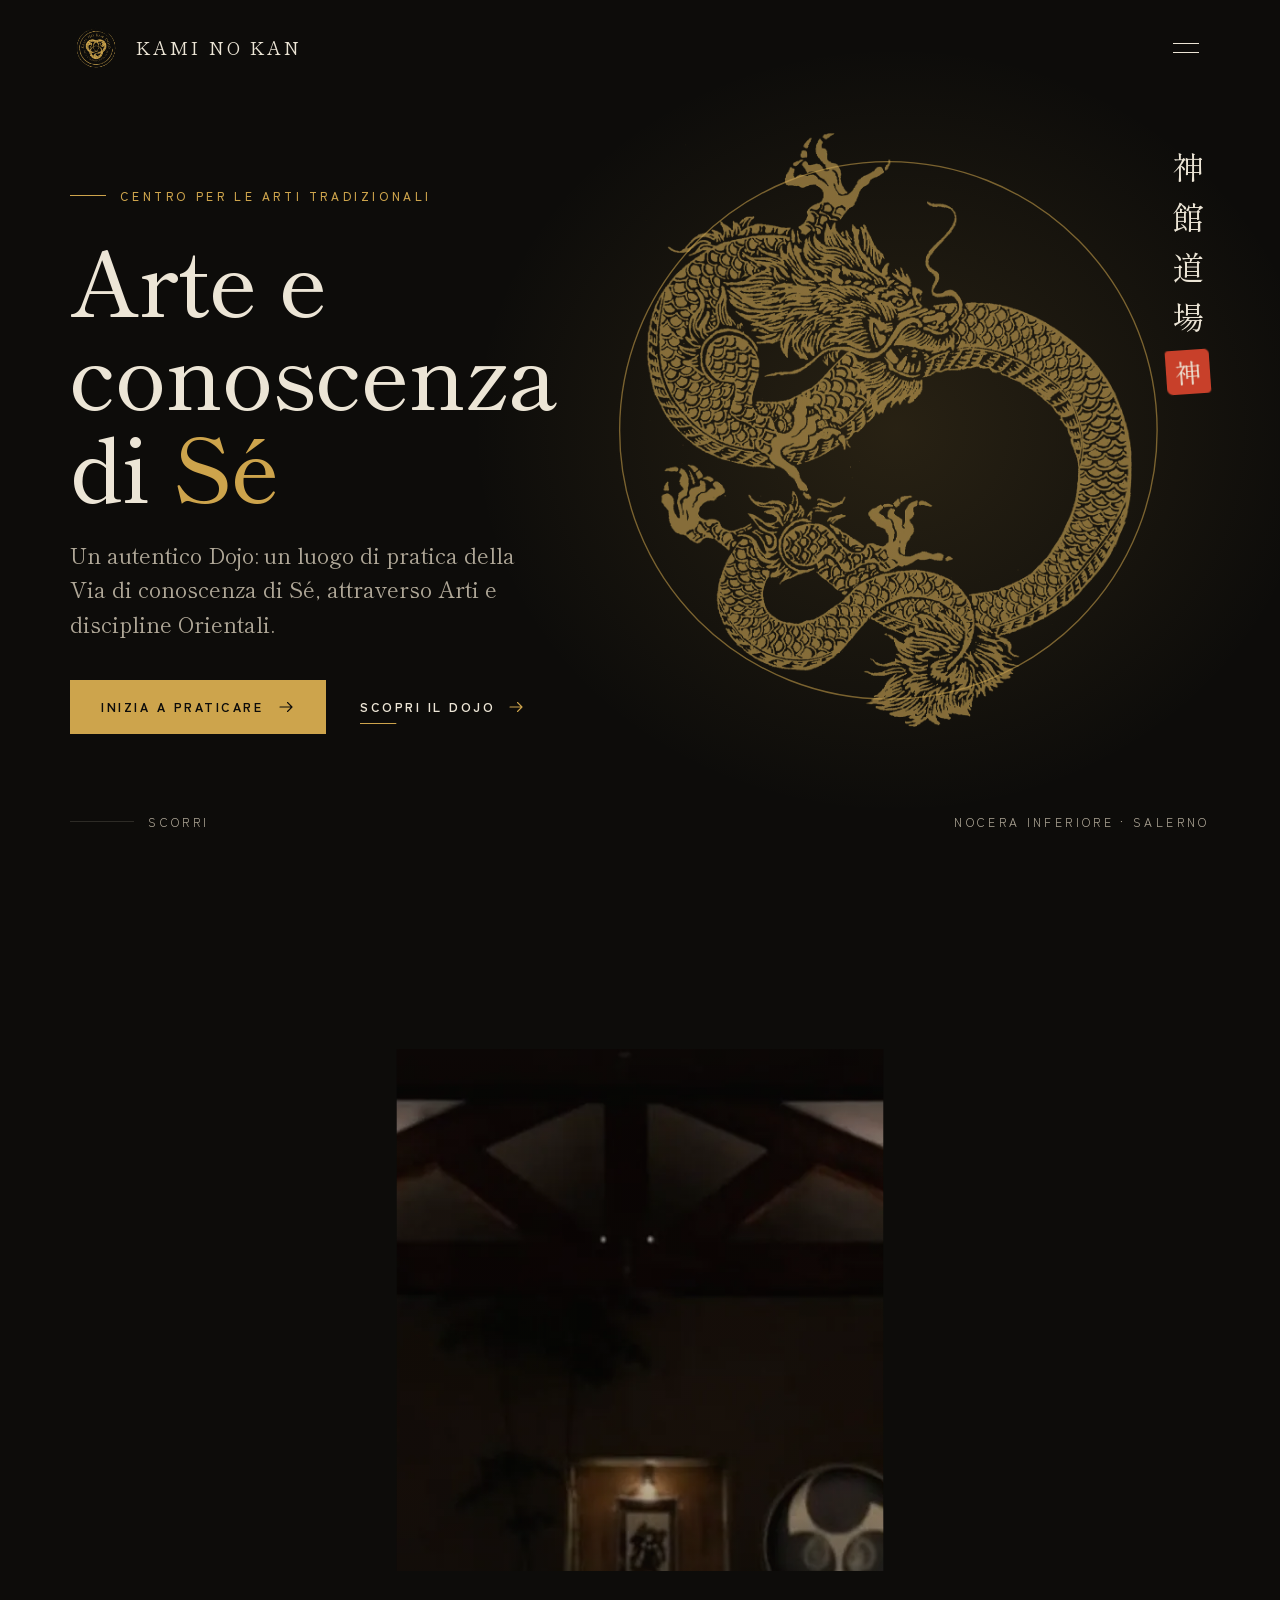
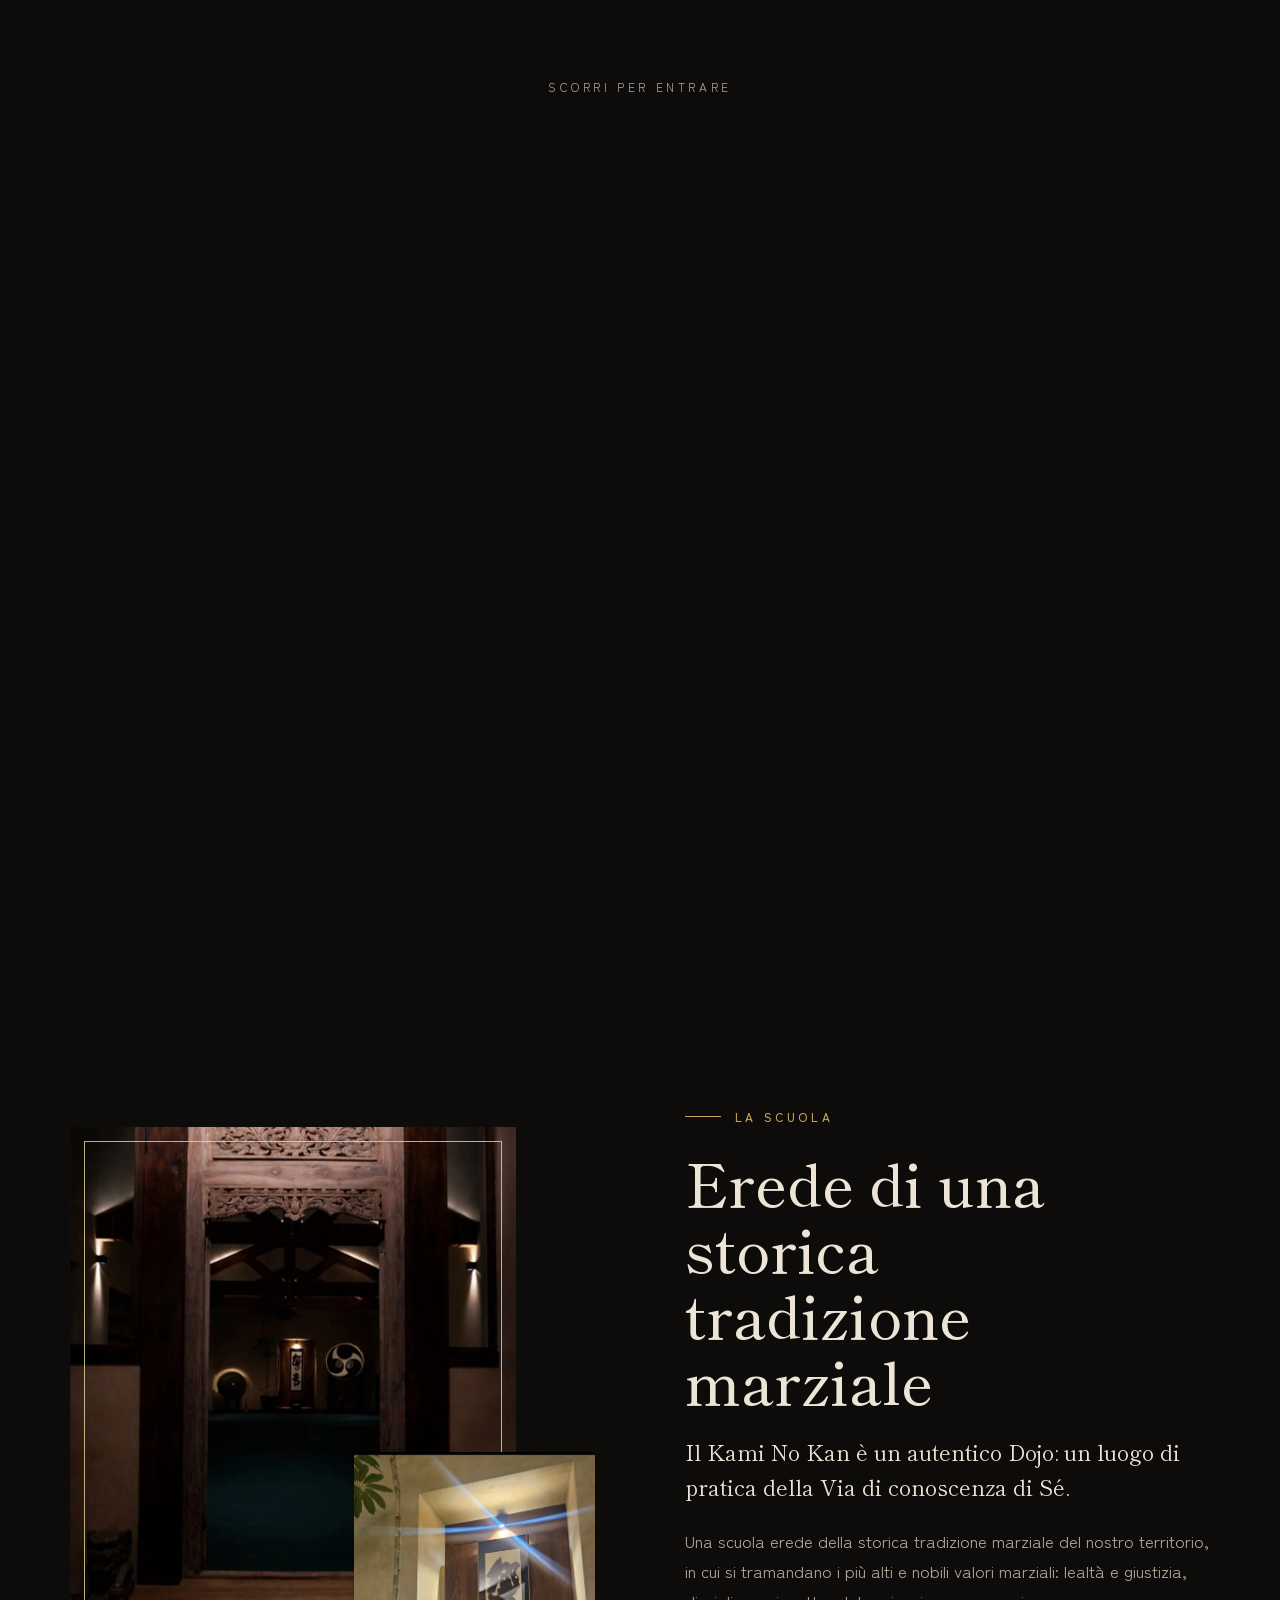
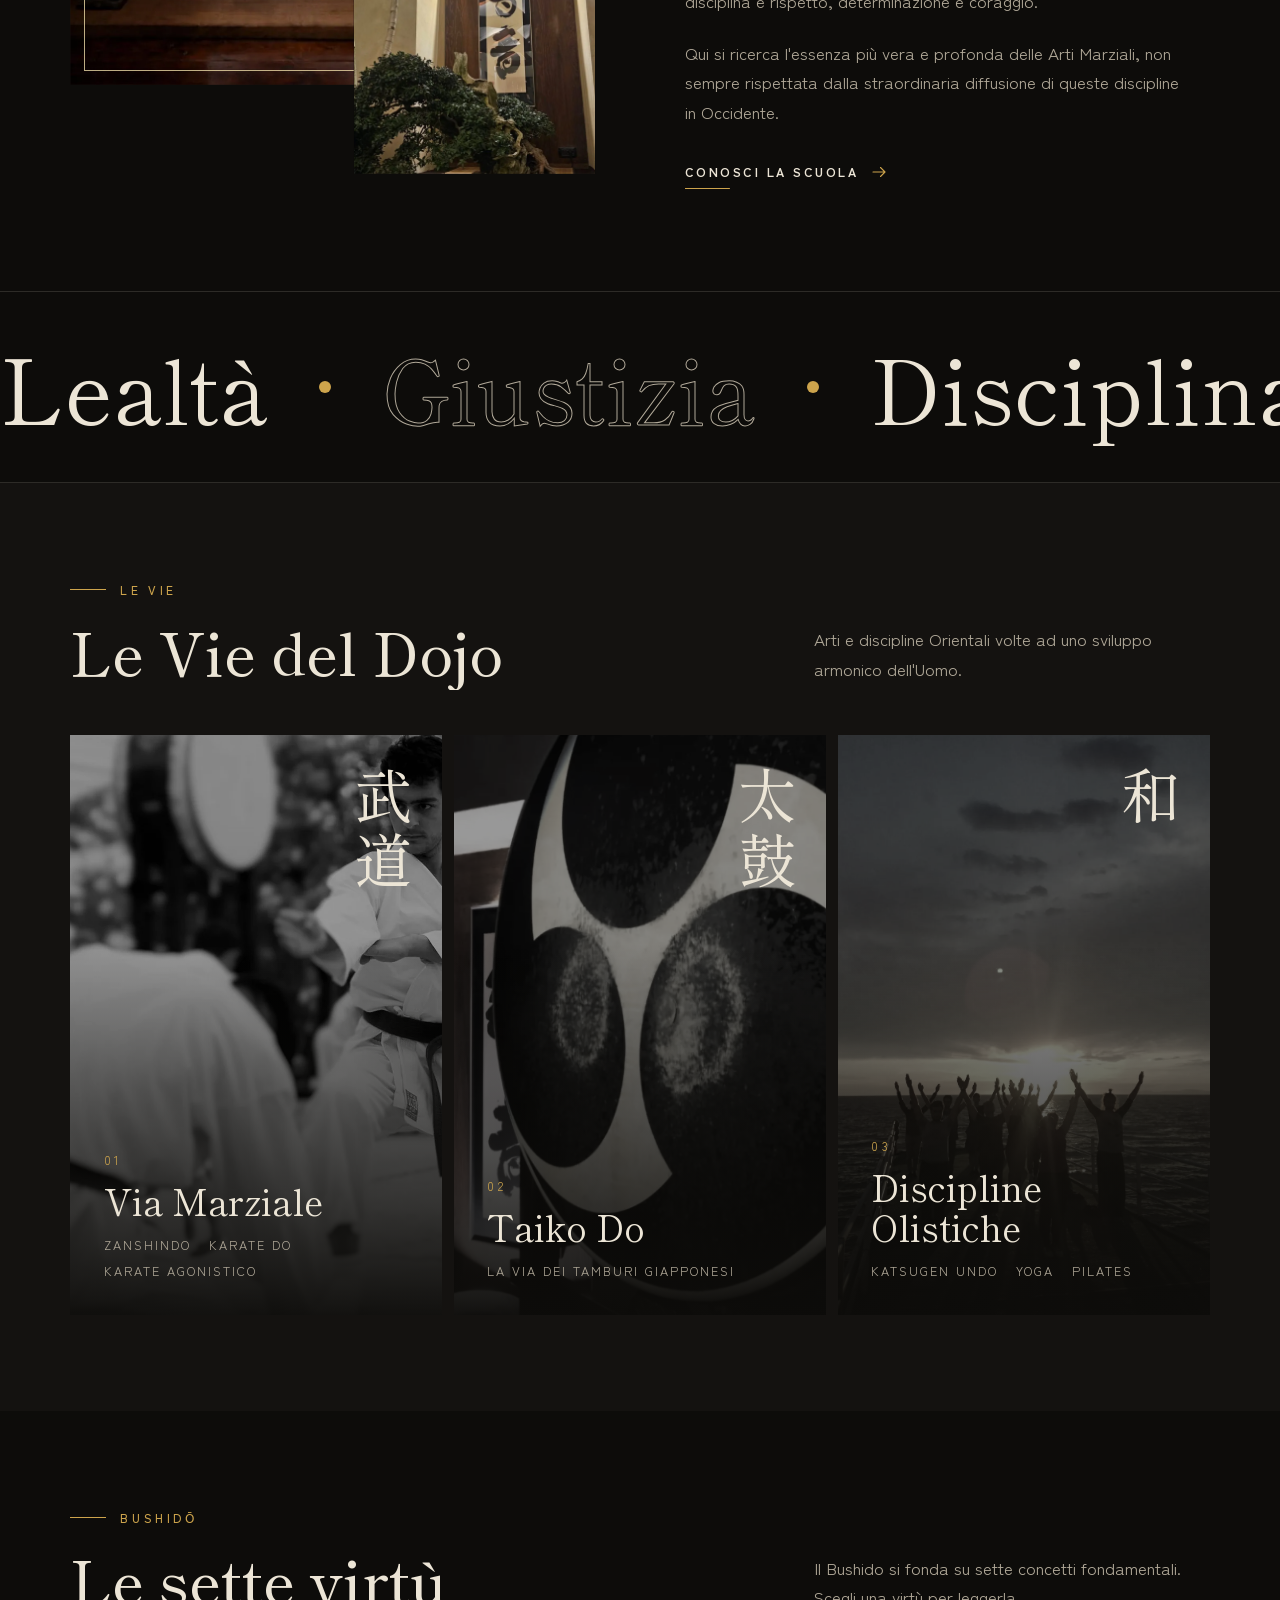
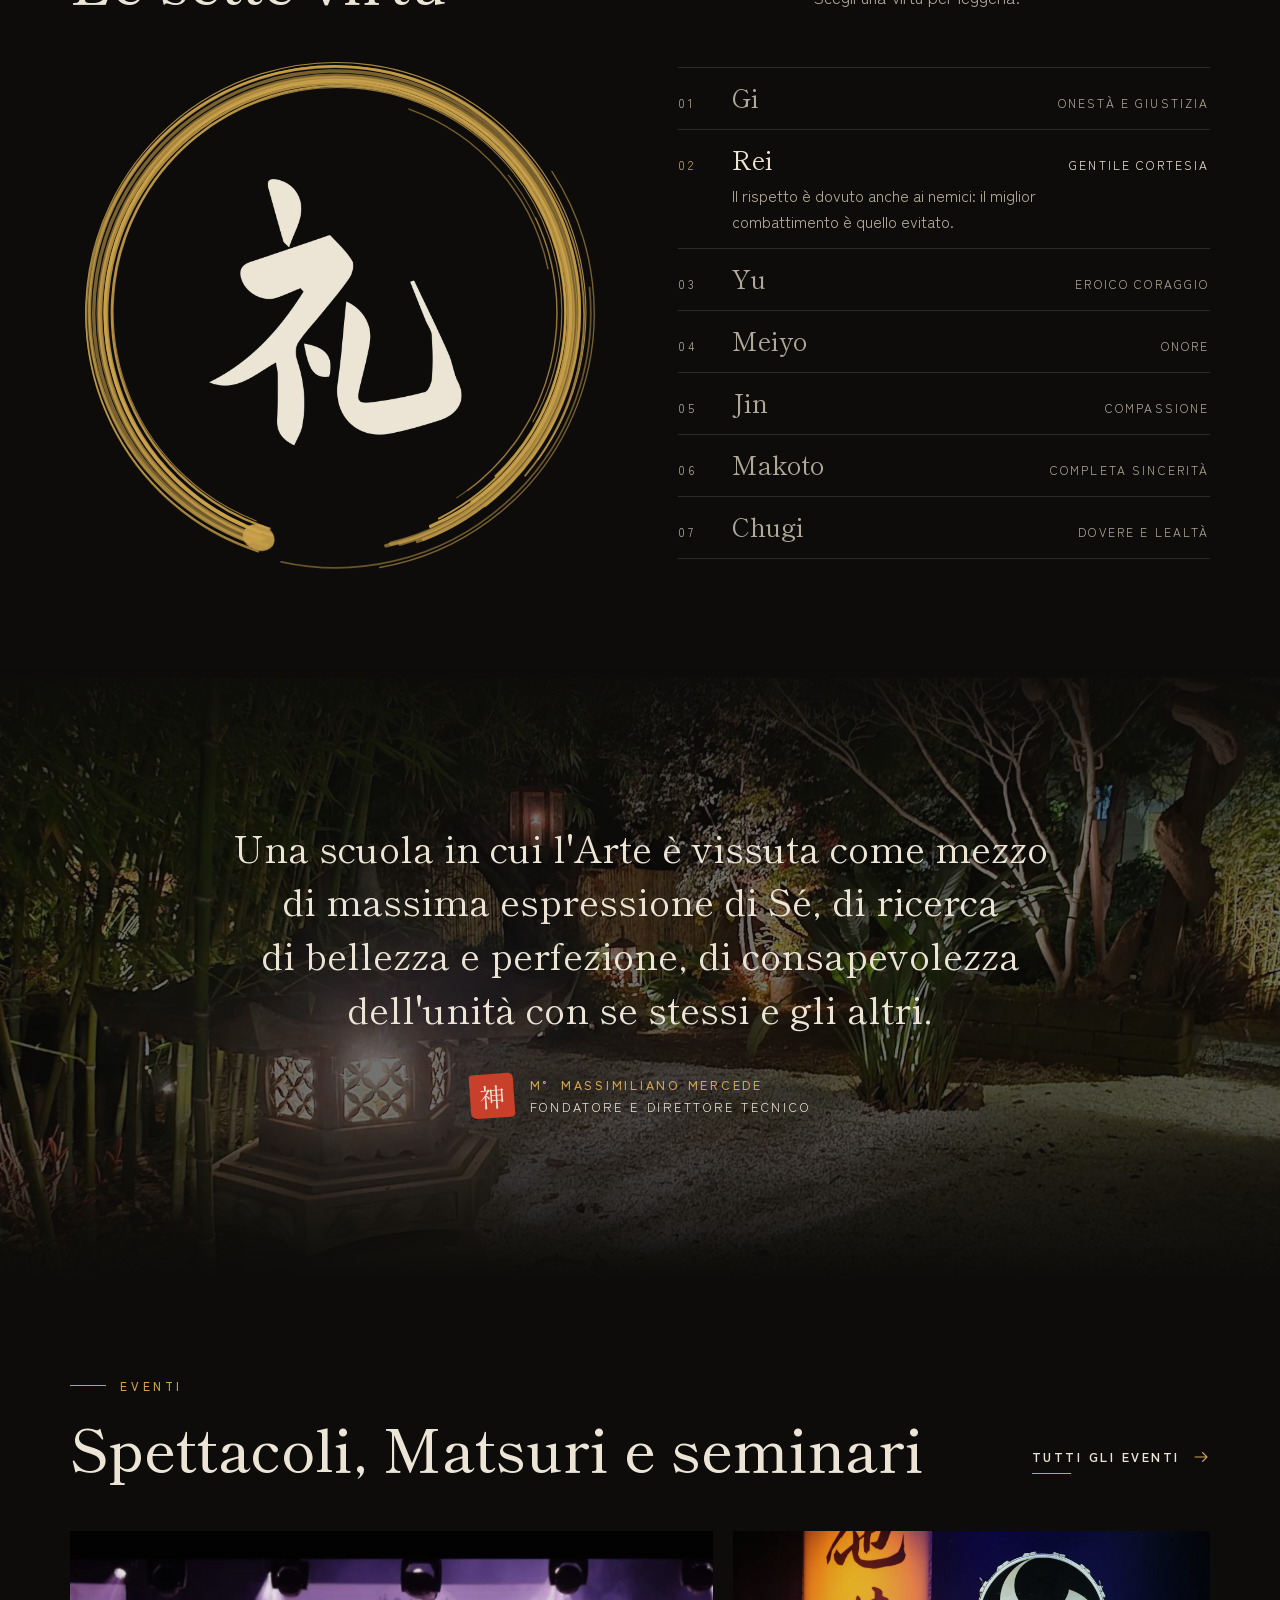
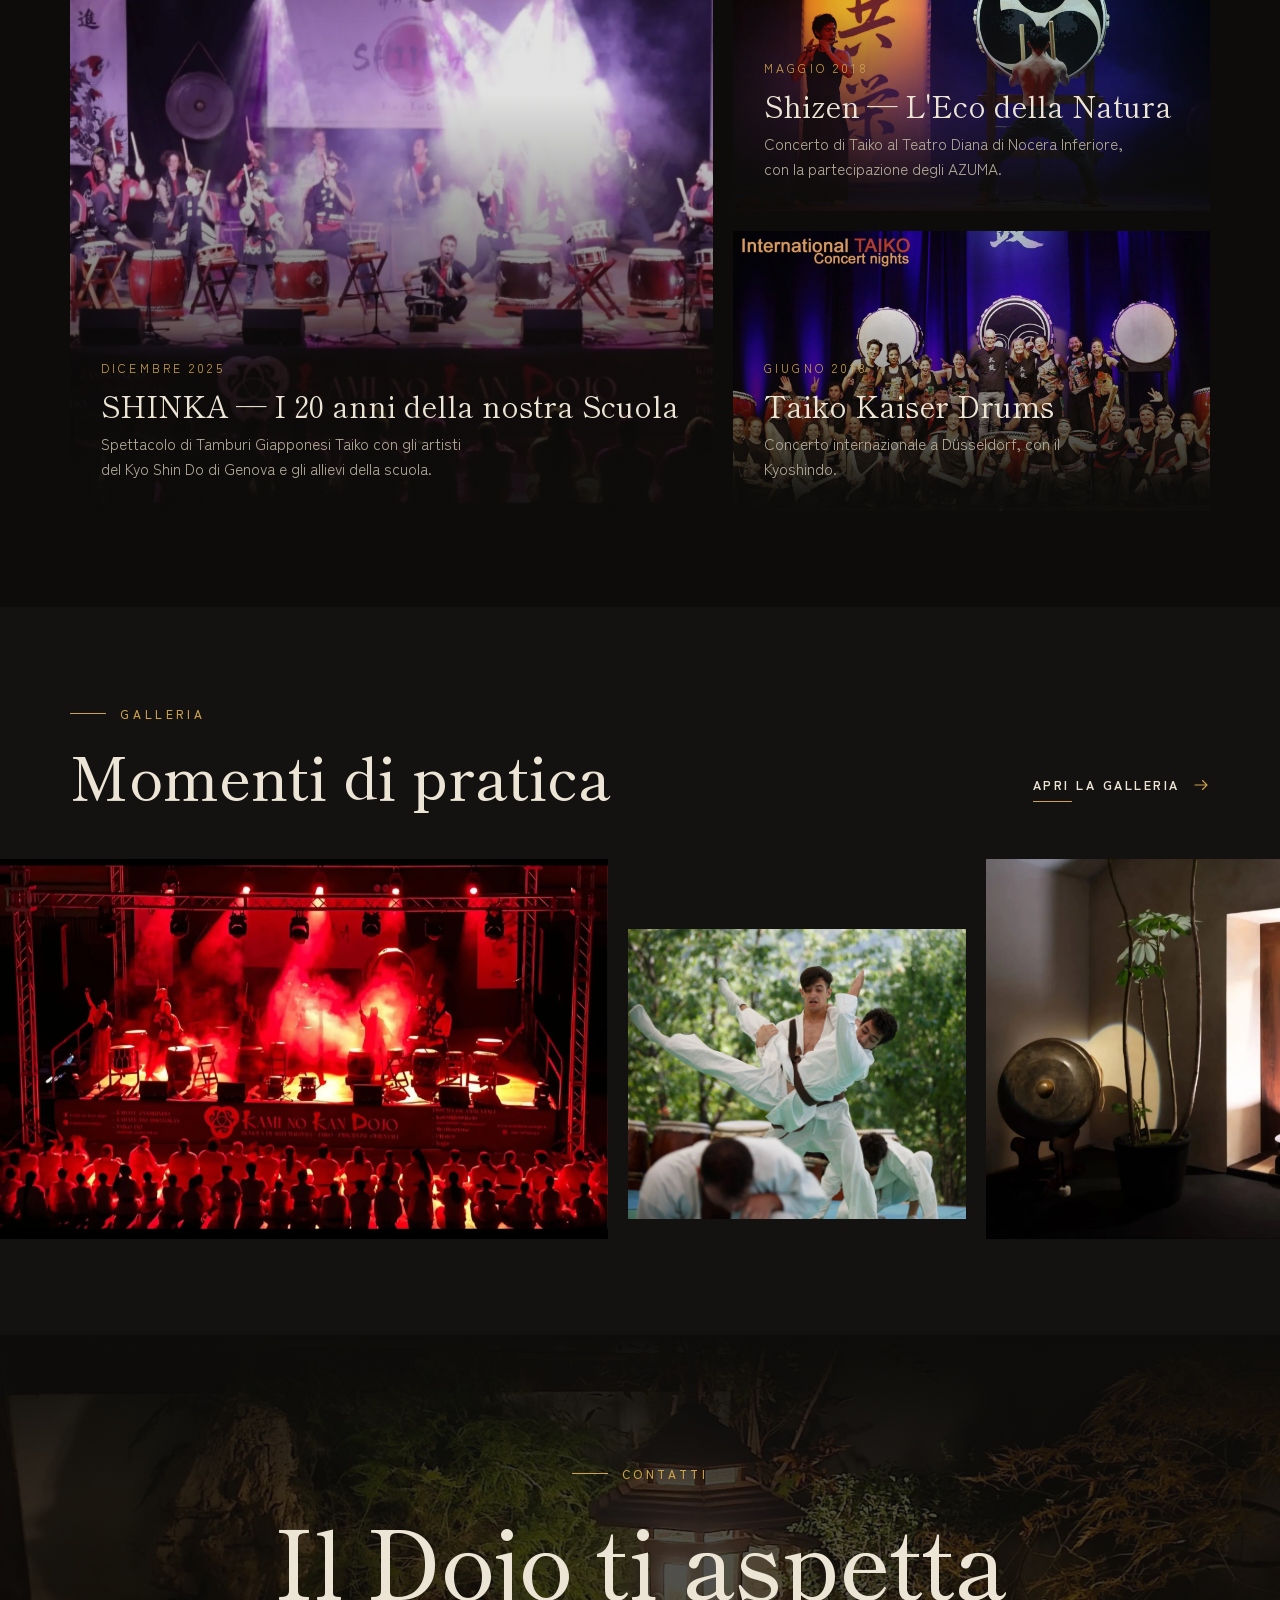
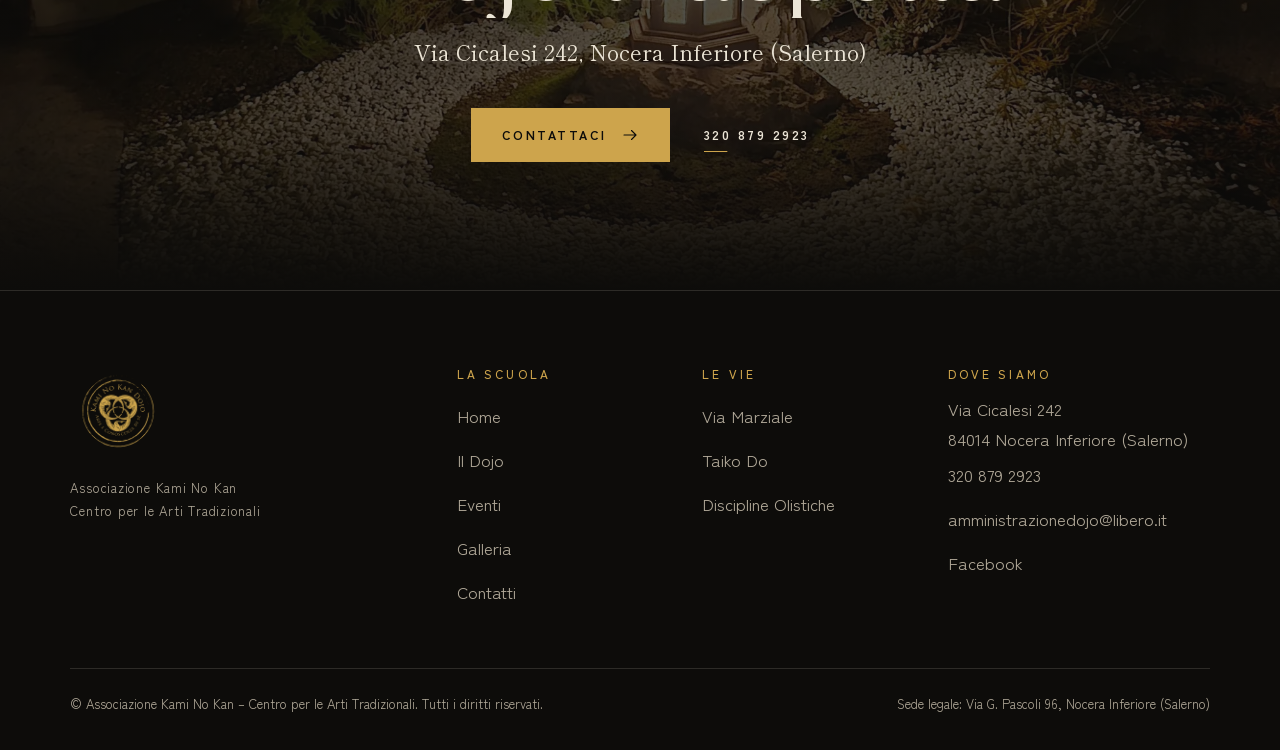
<file: index.html>
<!doctype html>
<html lang="it">
<head>
<meta charset="utf-8">
<meta name="viewport" content="width=device-width, initial-scale=1">
<title>Kami No Kan Dojo — Karate, Taiko e discipline olistiche a Nocera Inferiore</title>
<meta name="description" content="Il Kami No Kan è un autentico Dojo a Nocera Inferiore (Salerno): Karate Do, ZanShinDo, Taiko, Katsugen Undo, Yoga e Pilates. Arte e conoscenza di Sé.">
<meta name="theme-color" content="#0d0c0a">
<meta property="og:type" content="website">
<meta property="og:locale" content="it_IT">
<meta property="og:site_name" content="Kami No Kan Dojo">
<meta property="og:title" content="Kami No Kan Dojo — Karate, Taiko e discipline olistiche a Nocera Inferiore">
<meta property="og:description" content="Il Kami No Kan è un autentico Dojo a Nocera Inferiore (Salerno): Karate Do, ZanShinDo, Taiko, Katsugen Undo, Yoga e Pilates. Arte e conoscenza di Sé.">
<meta property="og:url" content="https://www.kaminokandojo.it/">
<meta property="og:image" content="https://www.kaminokandojo.it/assets/og.jpg">
<meta name="twitter:card" content="summary_large_image">
<link rel="canonical" href="https://www.kaminokandojo.it/">
<link rel="icon" type="image/png" href="assets/favicon.png">
<link rel="apple-touch-icon" href="assets/apple-touch-icon.png">
<link rel="preconnect" href="https://fonts.googleapis.com">
<link rel="preconnect" href="https://fonts.gstatic.com" crossorigin>
<link rel="stylesheet" href="https://fonts.googleapis.com/css2?family=Shippori+Mincho:wght@400;500;600;700&amp;family=Zen+Kaku+Gothic+New:wght@400;500;700&amp;display=swap">
<link rel="stylesheet" href="css/site.css">
<script>try{if(sessionStorage.getItem('knk-intro'))document.documentElement.classList.add('intro-seen')}catch(e){}</script>
<script type="application/ld+json">{"@context":"https://schema.org","@type":"SportsActivityLocation","@id":"https://www.kaminokandojo.it/#dojo","name":"Kami No Kan Dojo","url":"https://www.kaminokandojo.it/","logo":"https://www.kaminokandojo.it/assets/img/logo.webp","image":"https://www.kaminokandojo.it/assets/og.jpg","description":"Il Kami No Kan è un autentico Dojo a Nocera Inferiore (Salerno): Karate Do, ZanShinDo, Taiko, Katsugen Undo, Yoga e Pilates. Arte e conoscenza di Sé.","address":{"@type":"PostalAddress","streetAddress":"Via Cicalesi 242","addressLocality":"Nocera Inferiore","addressRegion":"SA","postalCode":"84014","addressCountry":"IT"},"telephone":"+39 320 879 2923","email":"amministrazionedojo@libero.it","sameAs":["https://www.facebook.com/kaminokandojo/"],"areaServed":["Nocera Inferiore","Agro Nocerino Sarnese","Salerno"]}</script>
<script src="js/site.js" defer></script>
</head>
<body>
<a class="skip" href="#contenuto">Vai al contenuto</a>
<div class="knk is-motion">

  <div class="progress" aria-hidden="true"></div>
  <div class="intro" aria-hidden="true">
    <div class="intro__door intro__door--l"></div>
    <div class="intro__door intro__door--r"></div>
    <img class="intro__logo" src="assets/img/logo.webp" alt="" width="800" height="800">
  </div>

  <header class="nav">
    <div class="nav__in">
      <a class="brand" href="./" aria-label="Kami No Kan Dojo, torna alla home">
        <img src="assets/img/logo.webp" alt="" width="52" height="52">
        <span>Kami No Kan</span>
      </a>
      <nav class="nav__links" aria-label="Principale">
        <a href="./" aria-current="page">Home</a>
        <a href="il-dojo.html">Il Dojo</a>
        <a href="via-marziale.html">Via Marziale</a>
        <a href="taiko.html">Taiko</a>
        <a href="discipline-olistiche.html">Discipline Olistiche</a>
        <a href="eventi.html">Eventi</a>
        <a href="galleria.html">Galleria</a>
        <a class="btn btn--sm" href="contatti.html">Contatti</a>
      </nav>
      <button class="burger" type="button" aria-label="Apri il menu" aria-expanded="false" aria-controls="menu"><i></i><i></i></button>
    </div>
  </header>
  <div class="menu" id="menu">
    <a href="./" class="i0"><small>01</small>Home</a>
    <a href="il-dojo.html" class="i1"><small>02</small>Il Dojo</a>
    <a href="via-marziale.html" class="i2"><small>03</small>Via Marziale</a>
    <a href="taiko.html" class="i3"><small>04</small>Taiko</a>
    <a href="discipline-olistiche.html" class="i4"><small>05</small>Discipline Olistiche</a>
    <a href="eventi.html" class="i5"><small>06</small>Eventi</a>
    <a href="galleria.html" class="i6"><small>07</small>Galleria</a>
    <a href="contatti.html" class="i7"><small>08</small>Contatti</a>
  </div>

  <main id="contenuto">
    <section class="hero onload">
      <div class="hero__drago" aria-hidden="true">
        <svg class="hero__enso" viewBox="0 0 600 600" aria-hidden="true"><circle class="ring" cx="300" cy="300" r="296" pathLength="1"></circle></svg>
        <img src="assets/img/drago-oro.webp" alt="" width="1063" height="1300">
      </div>
      <div class="hero__tate" lang="ja" aria-hidden="true">
        <span class="fadeup i6">神</span>
        <span class="fadeup i7">館</span>
        <span class="fadeup i8">道</span>
        <span class="fadeup i9">場</span>
        <span class="hanko fadeup i11">神</span>
      </div>
      <div class="wrap">
        <div class="hero__in">
          <p class="eyebrow fadeup">Centro per le Arti Tradizionali</p>
          <h1 class="display hero__title">
            <span class="line"><span class="i1">Arte e</span></span>
            <span class="line"><span class="i2">conoscenza</span></span>
            <span class="line"><span class="i3">di <span class="oro">Sé</span></span></span>
          </h1>
          <p class="lead hero__sub fadeup i5">Un autentico Dojo: un luogo di pratica della Via di conoscenza di Sé, attraverso Arti e discipline Orientali.</p>
          <div class="hero__cta fadeup i6">
            <a class="btn btn--solid" href="contatti.html">Inizia a praticare <svg class="ico" viewBox="0 0 24 24" aria-hidden="true"><path d="M4 12h16M14 6l6 6-6 6"></path></svg></a>
            <a class="more" href="il-dojo.html">Scopri il Dojo <svg class="ico" viewBox="0 0 24 24" aria-hidden="true"><path d="M4 12h16M14 6l6 6-6 6"></path></svg></a>
          </div>
        </div>
      </div>
      <div class="hero__foot fadeup i9">
        <span class="cue"><i></i>Scorri</span>
        <span>Nocera Inferiore · Salerno</span>
      </div>
    </section>
    <section class="portal" data-pin="1">
      <div class="portal__pin">
        <div class="portal__img"><img src="assets/img/dojo-sala-sera.webp" alt="La sala del Dojo di sera: le capriate in legno illuminate e, sul fondo, il grande tamburo" width="1800" height="1682" loading="lazy" decoding="async"></div>
        <div class="portal__txt">
          <span class="ja" lang="ja">道場</span>
          <h2 class="h2">Un luogo fuori dall'ordinario</h2>
          <p class="lead">Armonia e bellezza contraddistinguono il nostro Dojo.</p>
        </div>
        <p class="portal__hint">Scorri per entrare</p>
      </div>
    </section>
    <section class="sec">
      <div class="wrap split">
        <div class="collage">
          <figure class="ph ph--px r45 ph--line" data-rv="img"><img data-px="0.07" src="assets/img/dojo-soglia.webp" alt="La soglia in legno intagliato che introduce alla sala di pratica" width="1080" height="1822" loading="lazy" decoding="async"><span class="hanko ph__seal" lang="ja" aria-hidden="true">神</span></figure>
          <figure class="ph ph--px ph--b r34 d1" data-rv="img"><img data-px="-0.05" src="assets/img/dojo-bonsai.webp" alt="Un bonsai davanti alla calligrafia" width="1080" height="1637" loading="lazy" decoding="async"></figure>
        </div>
        <div class="stack">
          <p class="eyebrow" data-rv="up">La Scuola</p>
          <h2 class="h2" data-rv="rise">
            <span class="line"><span>Erede di una storica</span></span>
            <span class="line"><span class="i1">tradizione marziale</span></span>
          </h2>
          <p class="lead" data-rv="up">Il Kami No Kan è un autentico Dojo: un luogo di pratica della Via di conoscenza di Sé.</p>
          <p class="txt" data-rv="up">Una scuola erede della storica tradizione marziale del nostro territorio, in cui si tramandano i più alti e nobili valori marziali: lealtà e giustizia, disciplina e rispetto, determinazione e coraggio.</p>
          <p class="txt" data-rv="up">Qui si ricerca l'essenza più vera e profonda delle Arti Marziali, non sempre rispettata dalla straordinaria diffusione di queste discipline in Occidente.</p>
          <a class="more" href="il-dojo.html" data-rv="up">Conosci la Scuola <svg class="ico" viewBox="0 0 24 24" aria-hidden="true"><path d="M4 12h16M14 6l6 6-6 6"></path></svg></a>
        </div>
      </div>
    </section>
    <div class="marquee" role="img" aria-label="I valori della Scuola: lealtà, giustizia, disciplina, rispetto, determinazione, coraggio">
      <div class="marquee__track" aria-hidden="true">
        <div class="marquee__set"><span>Lealtà</span><i></i><span class="o">Giustizia</span><i></i><span>Disciplina</span><i></i><span class="o">Rispetto</span><i></i><span>Determinazione</span><i></i><span class="o">Coraggio</span><i></i></div>
        <div class="marquee__set"><span>Lealtà</span><i></i><span class="o">Giustizia</span><i></i><span>Disciplina</span><i></i><span class="o">Rispetto</span><i></i><span>Determinazione</span><i></i><span class="o">Coraggio</span><i></i></div>
      </div>
    </div>
    <section class="sec sec--alt">
      <div class="wrap">
        <div class="sec__head">
          <div>
            <p class="eyebrow" data-rv="up">Le Vie</p>
            <h2 class="h2" data-rv="rise"><span class="line"><span>Le Vie del Dojo</span></span></h2>
          </div>
          <p class="txt" data-rv="up">Arti e discipline Orientali volte ad uno sviluppo armonico dell'Uomo.</p>
        </div>
        <div class="vie" data-rv="up">
          <a class="via" href="via-marziale.html">
            <img src="assets/img/karate-kata.webp" alt="" width="1800" height="1200" loading="lazy" decoding="async">
            <span class="via__kanji" lang="ja" aria-hidden="true">武道</span>
            <span class="via__in">
              <span class="via__num">01</span>
              <span class="via__t">Via Marziale</span>
              <span class="via__list"><span>ZanShinDo</span><span>Karate Do</span><span>Karate Agonistico</span></span>
              <span class="via__more"><span><span>Una Via graduale di autoconoscenza che passa attraverso il coraggio. <svg class="ico" viewBox="0 0 24 24" aria-hidden="true"><path d="M4 12h16M14 6l6 6-6 6"></path></svg></span></span></span>
            </span>
          </a>
          <a class="via" href="taiko.html">
            <img src="assets/img/taiko-tomoe-nuovo.webp" alt="" width="2000" height="1331" loading="lazy" decoding="async">
            <span class="via__kanji" lang="ja" aria-hidden="true">太鼓</span>
            <span class="via__in">
              <span class="via__num">02</span>
              <span class="via__t">Taiko Do</span>
              <span class="via__list"><span>La Via dei Tamburi Giapponesi</span></span>
              <span class="via__more"><span><span>Un suono ritmico e possente, come il battito del cuore. <svg class="ico" viewBox="0 0 24 24" aria-hidden="true"><path d="M4 12h16M14 6l6 6-6 6"></path></svg></span></span></span>
            </span>
          </a>
          <a class="via" href="discipline-olistiche.html">
            <img src="assets/img/yoga-tramonto.webp" alt="" width="1200" height="1600" loading="lazy" decoding="async">
            <span class="via__kanji" lang="ja" aria-hidden="true">和</span>
            <span class="via__in">
              <span class="via__num">03</span>
              <span class="via__t">Discipline Olistiche</span>
              <span class="via__list"><span>Katsugen Undo</span><span>Yoga</span><span>Pilates</span></span>
              <span class="via__more"><span><span>Legare gli opposti per ricercare l'equilibrio interiore. <svg class="ico" viewBox="0 0 24 24" aria-hidden="true"><path d="M4 12h16M14 6l6 6-6 6"></path></svg></span></span></span>
            </span>
          </a>
        </div>
      </div>
    </section>
    <section class="sec">
      <div class="wrap">
        <div class="sec__head">
          <div>
            <p class="eyebrow" data-rv="up">Bushidō</p>
            <h2 class="h2" data-rv="rise"><span class="line"><span>Le sette virtù</span></span></h2>
          </div>
          <p class="txt" data-rv="up">Il Bushido si fonda su sette concetti fondamentali. Scegli una virtù per leggerla.</p>
        </div>
        <div class="bushido">
          <div class="stage" data-rv="fade">
            <svg class="enso stage__prog a" viewBox="0 0 600 600" aria-hidden="true"><g transform="rotate(112 300 300)"><ellipse class="enso__blot" cx="549.66" cy="286.92" rx="13.52" ry="17.16"/><path class="enso__b" pathLength="1" d="M534.36 295.81A236.13 236.13 0 1 1 328.51 64.88" stroke-width="1.2" opacity="0.68"/><path class="enso__b" pathLength="1" d="M536.7 279.79A238.63 238.63 0 1 1 396.21 79.86" stroke-width="2.4" opacity="0.87"/><path class="enso__b" pathLength="1" d="M542.59 306.47A242.73 242.73 0 1 1 460.05 118.56" stroke-width="2.02" opacity="0.88"/><path class="enso__b" pathLength="1" d="M542.11 275.14A242.82 242.82 0 1 1 430.67 93.1" stroke-width="2.89" opacity="0.81"/><path class="enso__b" pathLength="1" d="M543.94 287.77A244.93 244.93 0 1 1 470.9 123.57" stroke-width="3.41" opacity="0.94"/><path class="enso__b" pathLength="1" d="M548.57 282.04A248.56 248.56 0 1 1 503.37 155.38" stroke-width="4.69" opacity="0.54"/><path class="enso__b" pathLength="1" d="M549.75 284.78A248.75 248.75 0 1 1 507.39 159.49" stroke-width="3.86" opacity="0.6"/><path class="enso__b" pathLength="1" d="M551.3 284.61A251.16 251.16 0 1 1 500.29 146.37" stroke-width="3.77" opacity="0.56"/><path class="enso__b" pathLength="1" d="M554.16 275.81A255.04 255.04 0 1 1 490.85 130.38" stroke-width="3.64" opacity="0.57"/><path class="enso__b" pathLength="1" d="M556.71 299.7A257.71 257.71 0 1 1 486.97 125.54" stroke-width="2.89" opacity="0.69"/><path class="enso__b" pathLength="1" d="M558.13 292.84A258.57 258.57 0 1 1 429.66 78.42" stroke-width="2.35" opacity="0.68"/><path class="enso__b" pathLength="1" d="M563.56 281.9A262 262 0 1 1 384.16 51.18" stroke-width="1.98" opacity="0.71"/><path class="enso__b" pathLength="1" d="M562.85 291.46A263.28 263.28 0 1 1 363.54 44.94" stroke-width="1.2" opacity="0.81"/><path class="enso__b" pathLength="1" style="--s:0.65;--l:0.23" d="M128.46 142.67A232.77 232.77 0 0 1 421.23 101.29" stroke-width="1.39" opacity="0.55"/><path class="enso__b" pathLength="1" style="--s:0.63;--l:0.33" d="M76.63 145.15A271.8 271.8 0 0 1 531.14 157.01" stroke-width="1.42" opacity="0.57"/><path class="enso__b" pathLength="1" style="--s:0.52;--l:0.17" d="M72.21 309.22A227.98 227.98 0 0 1 173.24 110.51" stroke-width="1.52" opacity="0.55"/><path class="enso__b" pathLength="1" style="--s:0.71;--l:0.32" d="M175.16 62.64A268.19 268.19 0 0 1 564.47 255.48" stroke-width="1.88" opacity="0.48"/><path class="enso__b" pathLength="1" style="--s:0.62;--l:0.28" d="M97.46 186.16A232.34 232.34 0 0 1 432.96 109.47" stroke-width="1.09" opacity="0.51"/></g></svg>
            <div class="glyph"><img src="assets/img/virtu-centro-1.webp" alt="Kanji di Gi" width="580" height="580" loading="lazy" decoding="async"></div>
            <div class="glyph"><img src="assets/img/virtu-centro-2.webp" alt="Kanji di Rei" width="580" height="580" loading="lazy" decoding="async"></div>
            <div class="glyph"><img src="assets/img/virtu-centro-3.webp" alt="Kanji di Yu" width="580" height="580" loading="lazy" decoding="async"></div>
            <div class="glyph"><img src="assets/img/virtu-centro-4.webp" alt="Kanji di Meiyo" width="580" height="580" loading="lazy" decoding="async"></div>
            <div class="glyph"><img src="assets/img/virtu-centro-5.webp" alt="Kanji di Jin" width="580" height="580" loading="lazy" decoding="async"></div>
            <div class="glyph"><img src="assets/img/virtu-centro-6.webp" alt="Kanji di Makoto" width="580" height="580" loading="lazy" decoding="async"></div>
            <div class="glyph"><img src="assets/img/virtu-centro-7.webp" alt="Kanji di Chugi" width="580" height="580" loading="lazy" decoding="async"></div>
          </div>
          <div class="virtues" data-rv="up">
            <button type="button" class="virtue" aria-expanded="false">
              <span class="virtue__n">01</span><span class="virtue__t">Gi</span><span class="virtue__s">Onestà e Giustizia</span>
              <span class="virtue__d"><span><span>Sii scrupolosamente onesto nei rapporti con gli altri, credi nella giustizia che proviene non dalle altre persone ma da te stesso.</span></span></span>
            </button>
            <button type="button" class="virtue" aria-expanded="false">
              <span class="virtue__n">02</span><span class="virtue__t">Rei</span><span class="virtue__s">Gentile Cortesia</span>
              <span class="virtue__d"><span><span>Il rispetto è dovuto anche ai nemici: il miglior combattimento è quello evitato.</span></span></span>
            </button>
            <button type="button" class="virtue" aria-expanded="false">
              <span class="virtue__n">03</span><span class="virtue__t">Yu</span><span class="virtue__s">Eroico Coraggio</span>
              <span class="virtue__d"><span><span>Superare la paura e vivere pienamente: l'eroico coraggio non è cieco, ma intelligente e forte.</span></span></span>
            </button>
            <button type="button" class="virtue" aria-expanded="false">
              <span class="virtue__n">04</span><span class="virtue__t">Meiyo</span><span class="virtue__s">Onore</span>
              <span class="virtue__d"><span><span>Vi è un solo giudice dell'onore del Samurai: lui stesso.</span></span></span>
            </button>
            <button type="button" class="virtue" aria-expanded="false">
              <span class="virtue__n">05</span><span class="virtue__t">Jin</span><span class="virtue__s">Compassione</span>
              <span class="virtue__d"><span><span>La propria forza va utilizzata per il bene comune.</span></span></span>
            </button>
            <button type="button" class="virtue" aria-expanded="false">
              <span class="virtue__n">06</span><span class="virtue__t">Makoto</span><span class="virtue__s">Completa Sincerità</span>
              <span class="virtue__d"><span><span>Per il Samurai parlare e agire sono la medesima cosa.</span></span></span>
            </button>
            <button type="button" class="virtue" aria-expanded="false">
              <span class="virtue__n">07</span><span class="virtue__t">Chugi</span><span class="virtue__s">Dovere e Lealtà</span>
              <span class="virtue__d"><span><span>Assumersi la piena responsabilità e restare fieramente fedele a coloro di cui si è responsabili.</span></span></span>
            </button>
          </div>
        </div>
      </div>
    </section>
    <section class="quote">
      <div class="quote__bg"><img data-px="-0.12" src="assets/img/giardino-sentiero.webp" alt="" width="2000" height="1350" loading="lazy" decoding="async"></div>
      <div>
        <blockquote data-rv="up">Una scuola in cui l'Arte è vissuta come mezzo di massima espressione di Sé, di ricerca di bellezza e perfezione, di consapevolezza dell'unità con se stessi e gli altri.</blockquote>
        <div class="quote__by d1" data-rv="up">
          <span class="hanko" lang="ja" aria-hidden="true">神</span>
          <span><b>M° Massimiliano Mercede</b>Fondatore e Direttore Tecnico</span>
        </div>
      </div>
    </section>
    <section class="sec">
      <div class="wrap">
        <div class="sec__head">
          <div>
            <p class="eyebrow" data-rv="up">Eventi</p>
            <h2 class="h2" data-rv="rise"><span class="line"><span>Spettacoli, Matsuri e seminari</span></span></h2>
          </div>
          <a class="more" href="eventi.html" data-rv="up">Tutti gli eventi <svg class="ico" viewBox="0 0 24 24" aria-hidden="true"><path d="M4 12h16M14 6l6 6-6 6"></path></svg></a>
        </div>
        <div class="ev-home">
          <a class="card" href="eventi.html" data-rv="up">
            <img src="assets/img/shinka-palco.webp" alt="" width="2000" height="1233" loading="lazy" decoding="async">
            <span class="card__date">Dicembre 2025</span>
            <span class="card__t">SHINKA — I 20 anni della nostra Scuola</span>
            <span class="card__d">Spettacolo di Tamburi Giapponesi Taiko con gli artisti del Kyo Shin Do di Genova e gli allievi della scuola.</span>
          </a>
          <a class="card d1" href="eventi.html" data-rv="up">
            <img src="assets/img/shizen-2.webp" alt="" width="1800" height="1200" loading="lazy" decoding="async">
            <span class="card__date">Maggio 2018</span>
            <span class="card__t">Shizen — L'Eco della Natura</span>
            <span class="card__d">Concerto di Taiko al Teatro Diana di Nocera Inferiore, con la partecipazione degli AZUMA.</span>
          </a>
          <a class="card d2" href="eventi.html" data-rv="up">
            <img src="assets/img/kaiser-drums.webp" alt="" width="1600" height="960" loading="lazy" decoding="async">
            <span class="card__date">Giugno 2018</span>
            <span class="card__t">Taiko Kaiser Drums</span>
            <span class="card__d">Concerto internazionale a Düsseldorf, con il Kyoshindo.</span>
          </a>
        </div>
      </div>
    </section>
    <section class="sec sec--alt">
      <div class="wrap">
        <div class="sec__head">
          <div>
            <p class="eyebrow" data-rv="up">Galleria</p>
            <h2 class="h2" data-rv="rise"><span class="line"><span>Momenti di pratica</span></span></h2>
          </div>
          <a class="more" href="galleria.html" data-rv="up">Apri la galleria <svg class="ico" viewBox="0 0 24 24" aria-hidden="true"><path d="M4 12h16M14 6l6 6-6 6"></path></svg></a>
        </div>
      </div>
      <div class="reel" data-rv="fade">
        <div class="reel__track">
          <div class="reel__set">
            <img src="assets/img/shinka-rosso.webp" alt="SHINKA: il palco in luce rossa davanti agli allievi schierati" width="2000" height="1251" loading="lazy" decoding="async">
            <img src="assets/img/bunkai.webp" alt="Applicazione di una tecnica di Karate" width="1500" height="1284" loading="lazy" decoding="async">
            <img src="assets/img/dojo-kamiza.webp" alt="Il gong, la calligrafia e il grande tamburo con il mitsudomoe" width="2000" height="1314" loading="lazy" decoding="async">
            <img src="assets/img/kanku-dai.webp" alt="Kata sulla spiaggia al tramonto" width="1600" height="1200" loading="lazy" decoding="async">
            <img src="assets/img/matsuri-taiko.webp" alt="Taiko al Matsuri" width="1600" height="1074" loading="lazy" decoding="async">
            <img src="assets/img/giardino-bambu.webp" alt="Bambù e lanterna accesa nel giardino" width="1080" height="1511" loading="lazy" decoding="async">
            <img src="assets/img/karate-kumite.webp" alt="Kumite al Matsuri" width="1066" height="1600" loading="lazy" decoding="async">
            <img src="assets/img/shinka-samurai.webp" alt="SHINKA: un samurai in armatura davanti al grande tamburo" width="1080" height="1679" loading="lazy" decoding="async">
          </div>
          <div class="reel__set" aria-hidden="true">
            <img src="assets/img/shinka-rosso.webp" alt="" width="2000" height="1251" loading="lazy" decoding="async">
            <img src="assets/img/bunkai.webp" alt="" width="1500" height="1284" loading="lazy" decoding="async">
            <img src="assets/img/dojo-kamiza.webp" alt="" width="2000" height="1314" loading="lazy" decoding="async">
            <img src="assets/img/kanku-dai.webp" alt="" width="1600" height="1200" loading="lazy" decoding="async">
            <img src="assets/img/matsuri-taiko.webp" alt="" width="1600" height="1074" loading="lazy" decoding="async">
            <img src="assets/img/giardino-bambu.webp" alt="" width="1080" height="1511" loading="lazy" decoding="async">
            <img src="assets/img/karate-kumite.webp" alt="" width="1066" height="1600" loading="lazy" decoding="async">
            <img src="assets/img/shinka-samurai.webp" alt="" width="1080" height="1679" loading="lazy" decoding="async">
          </div>
        </div>
      </div>
    </section>
    <section class="cta">
      <div class="cta__bg"><img data-px="-0.1" src="assets/img/giardino-zen-largo.webp" alt="" width="2000" height="1350" loading="lazy" decoding="async"></div>
      <div class="wrap cta__in">
        <p class="eyebrow eyebrow--c" data-rv="up">Contatti</p>
        <h2 class="display" data-rv="rise"><span class="line"><span>Il Dojo ti aspetta</span></span></h2>
        <p class="lead" data-rv="up">Via Cicalesi 242, Nocera Inferiore (Salerno)</p>
        <div class="cta__row d1" data-rv="up">
          <a class="btn btn--solid" href="contatti.html">Contattaci <svg class="ico" viewBox="0 0 24 24" aria-hidden="true"><path d="M4 12h16M14 6l6 6-6 6"></path></svg></a>
          <a class="more" href="tel:+393208792923">320 879 2923</a>
        </div>
      </div>
    </section>

  </main>

  <footer class="foot">
    <div class="wrap">
      <div class="foot__grid">
        <div class="foot__brand">
          <img src="assets/img/logo.webp" alt="Kami No Kan Dojo — Arte e Conoscenza di Sé" width="96" height="96" loading="lazy" decoding="async">
          <p class="small">Associazione Kami No Kan<br>Centro per le Arti Tradizionali</p>
        </div>
        <div>
          <h3>La Scuola</h3>
          <ul>
            <li><a href="./">Home</a></li>
            <li><a href="il-dojo.html">Il Dojo</a></li>
            <li><a href="eventi.html">Eventi</a></li>
            <li><a href="galleria.html">Galleria</a></li>
            <li><a href="contatti.html">Contatti</a></li>
          </ul>
        </div>
        <div>
          <h3>Le Vie</h3>
          <ul>
            <li><a href="via-marziale.html">Via Marziale</a></li>
            <li><a href="taiko.html">Taiko Do</a></li>
            <li><a href="discipline-olistiche.html">Discipline Olistiche</a></li>
          </ul>
        </div>
        <div>
          <h3>Dove siamo</h3>
          <ul>
            <li>Via Cicalesi 242<br>84014 Nocera Inferiore (Salerno)</li>
            <li><a href="tel:+393208792923">320 879 2923</a></li>
            <li><a href="mailto:amministrazionedojo@libero.it">amministrazionedojo@libero.it</a></li>
            <li><a href="https://www.facebook.com/kaminokandojo/" target="_blank" rel="noopener">Facebook</a></li>
          </ul>
        </div>
      </div>
      <div class="foot__legal">
        <span>© Associazione Kami No Kan – Centro per le Arti Tradizionali. Tutti i diritti riservati.</span>
        <span>Sede legale: Via G. Pascoli 96, Nocera Inferiore (Salerno)</span>
      </div>
    </div>
  </footer>

</div>
</body>
</html>
</file>
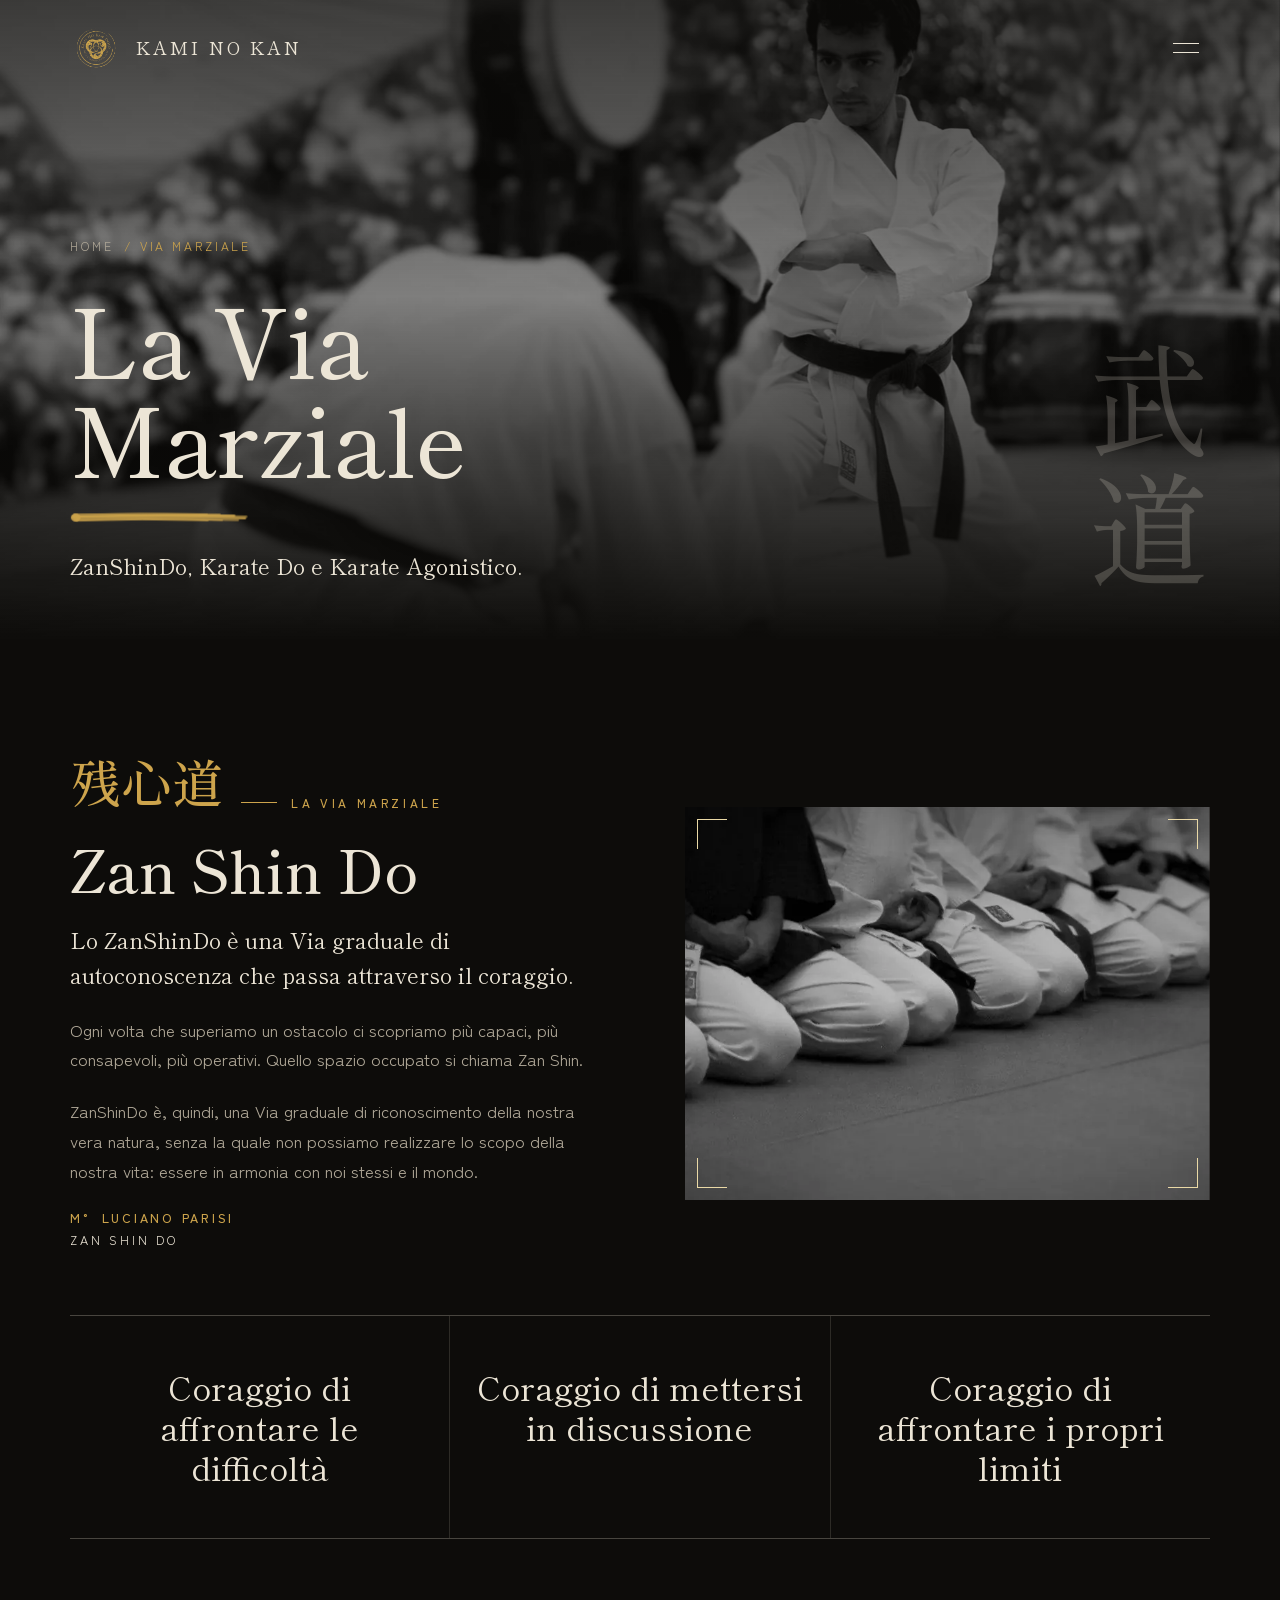
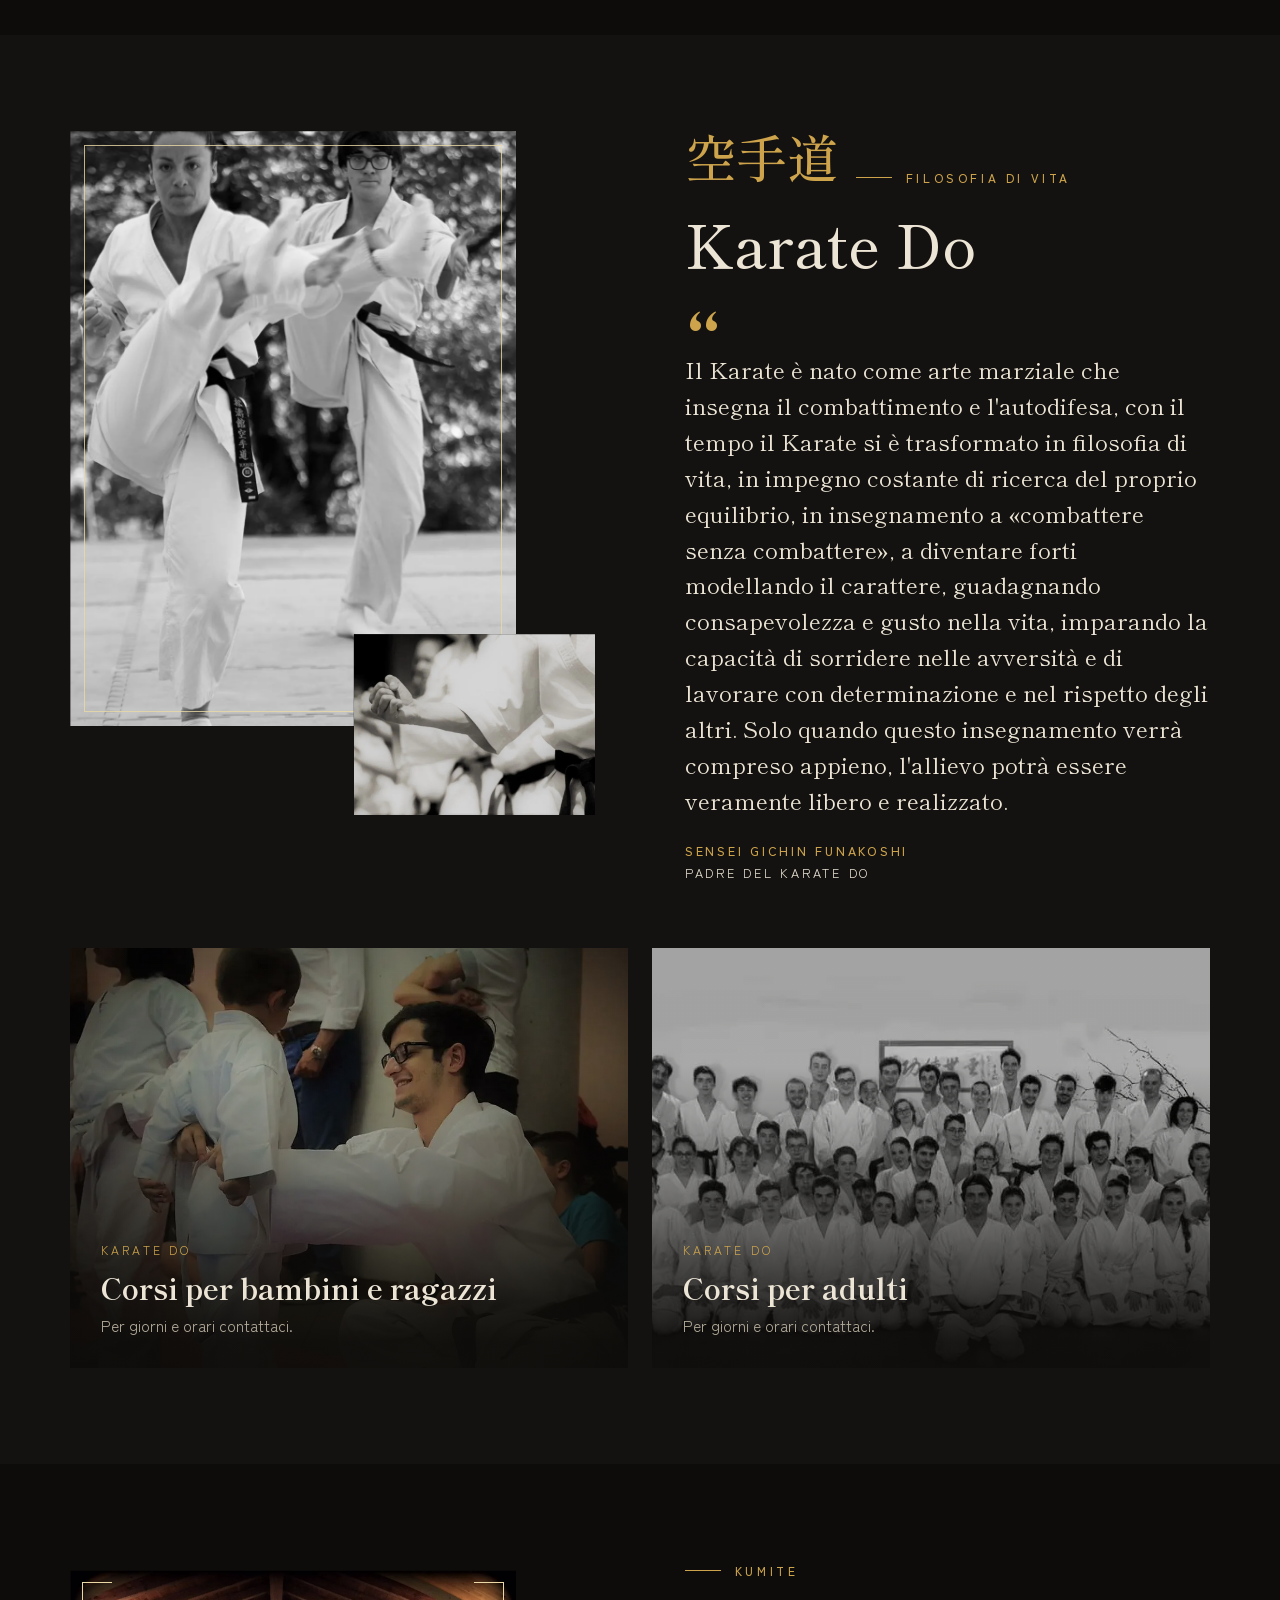
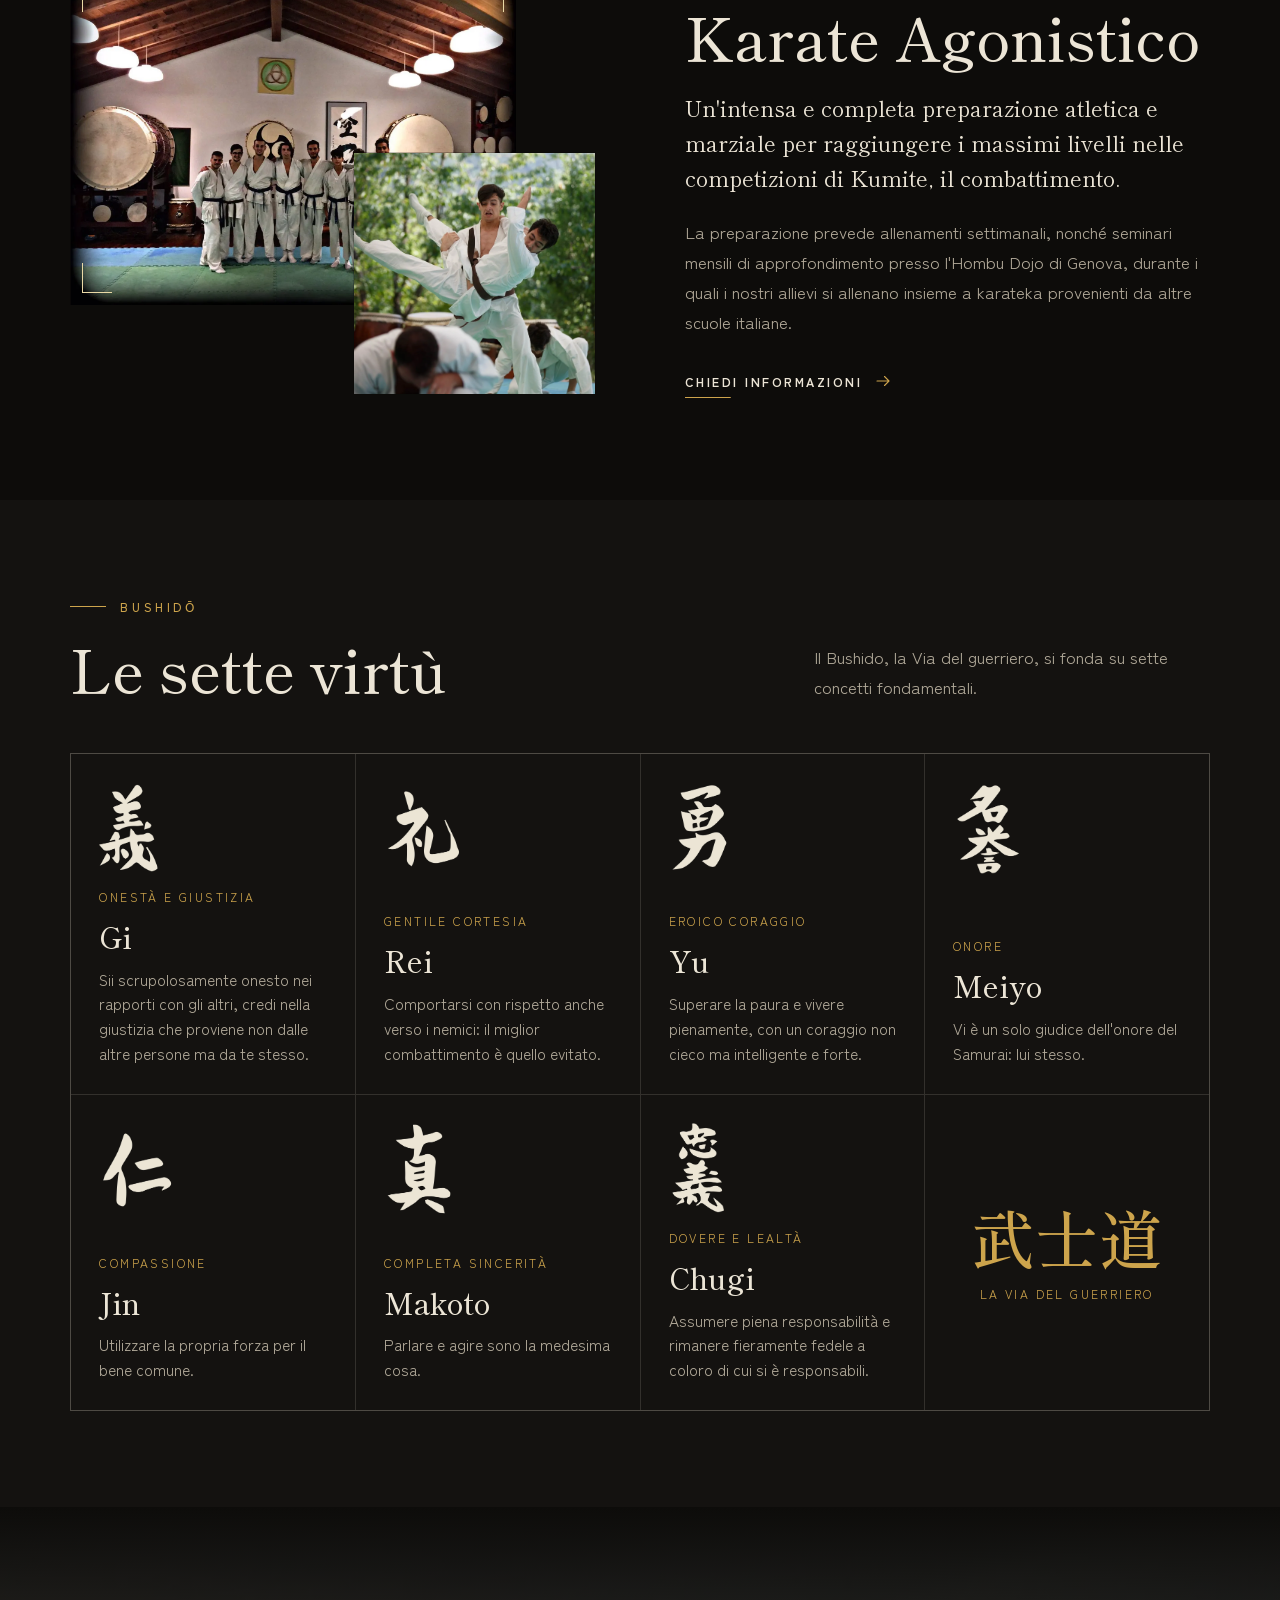
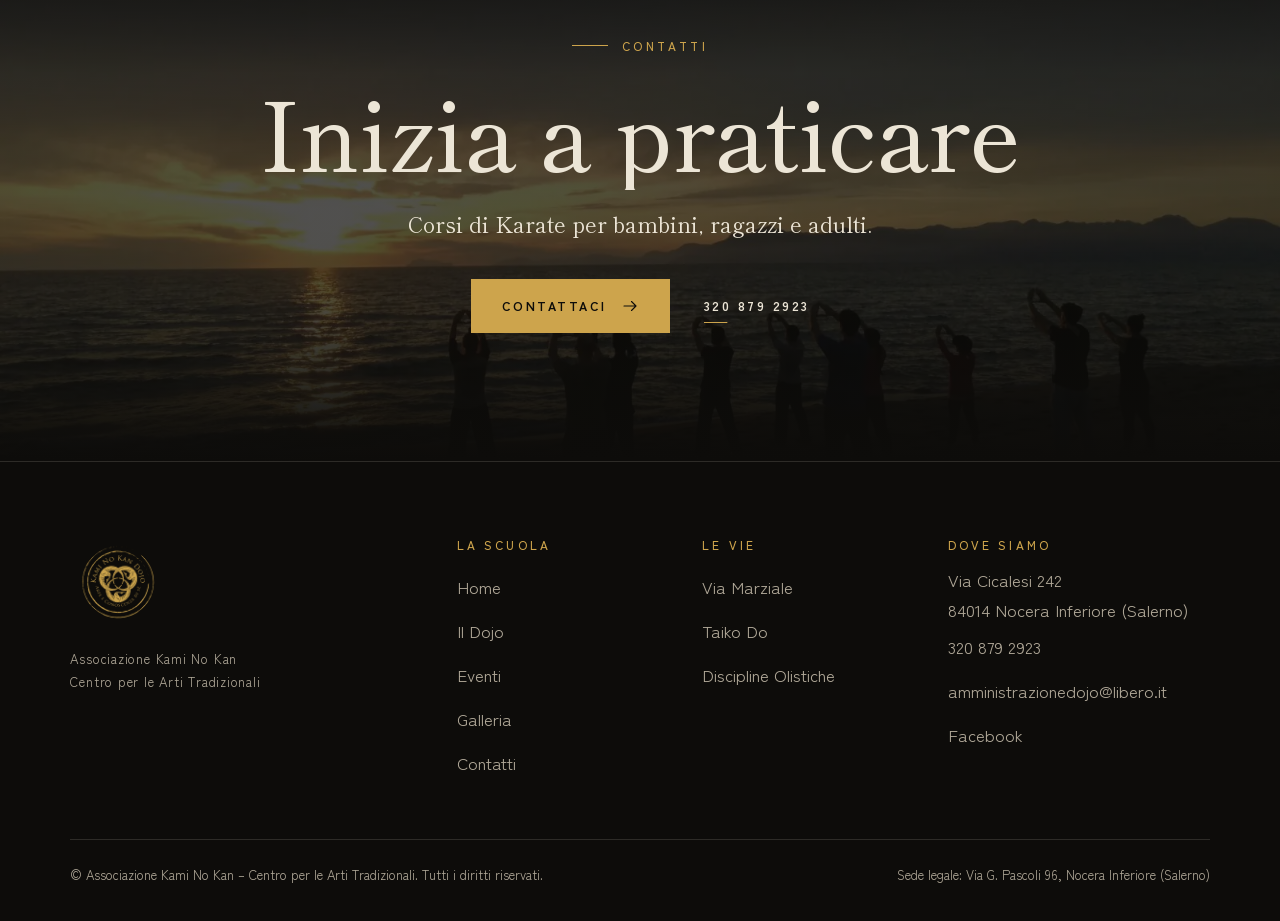
<file: allenamenti.html>
<!doctype html>
<html lang="it">
<head>
<meta charset="utf-8">
<title>Kami No Kan Dojo</title>
<link rel="canonical" href="https://www.kaminokandojo.it/via-marziale.html">
<meta http-equiv="refresh" content="0; url=via-marziale.html">
<script>location.replace("via-marziale.html"+location.hash)</script>
</head>
<body>
<p>Questa pagina è stata spostata: <a href="via-marziale.html">vai alla nuova pagina</a>.</p>
</body>
</html>
</file>
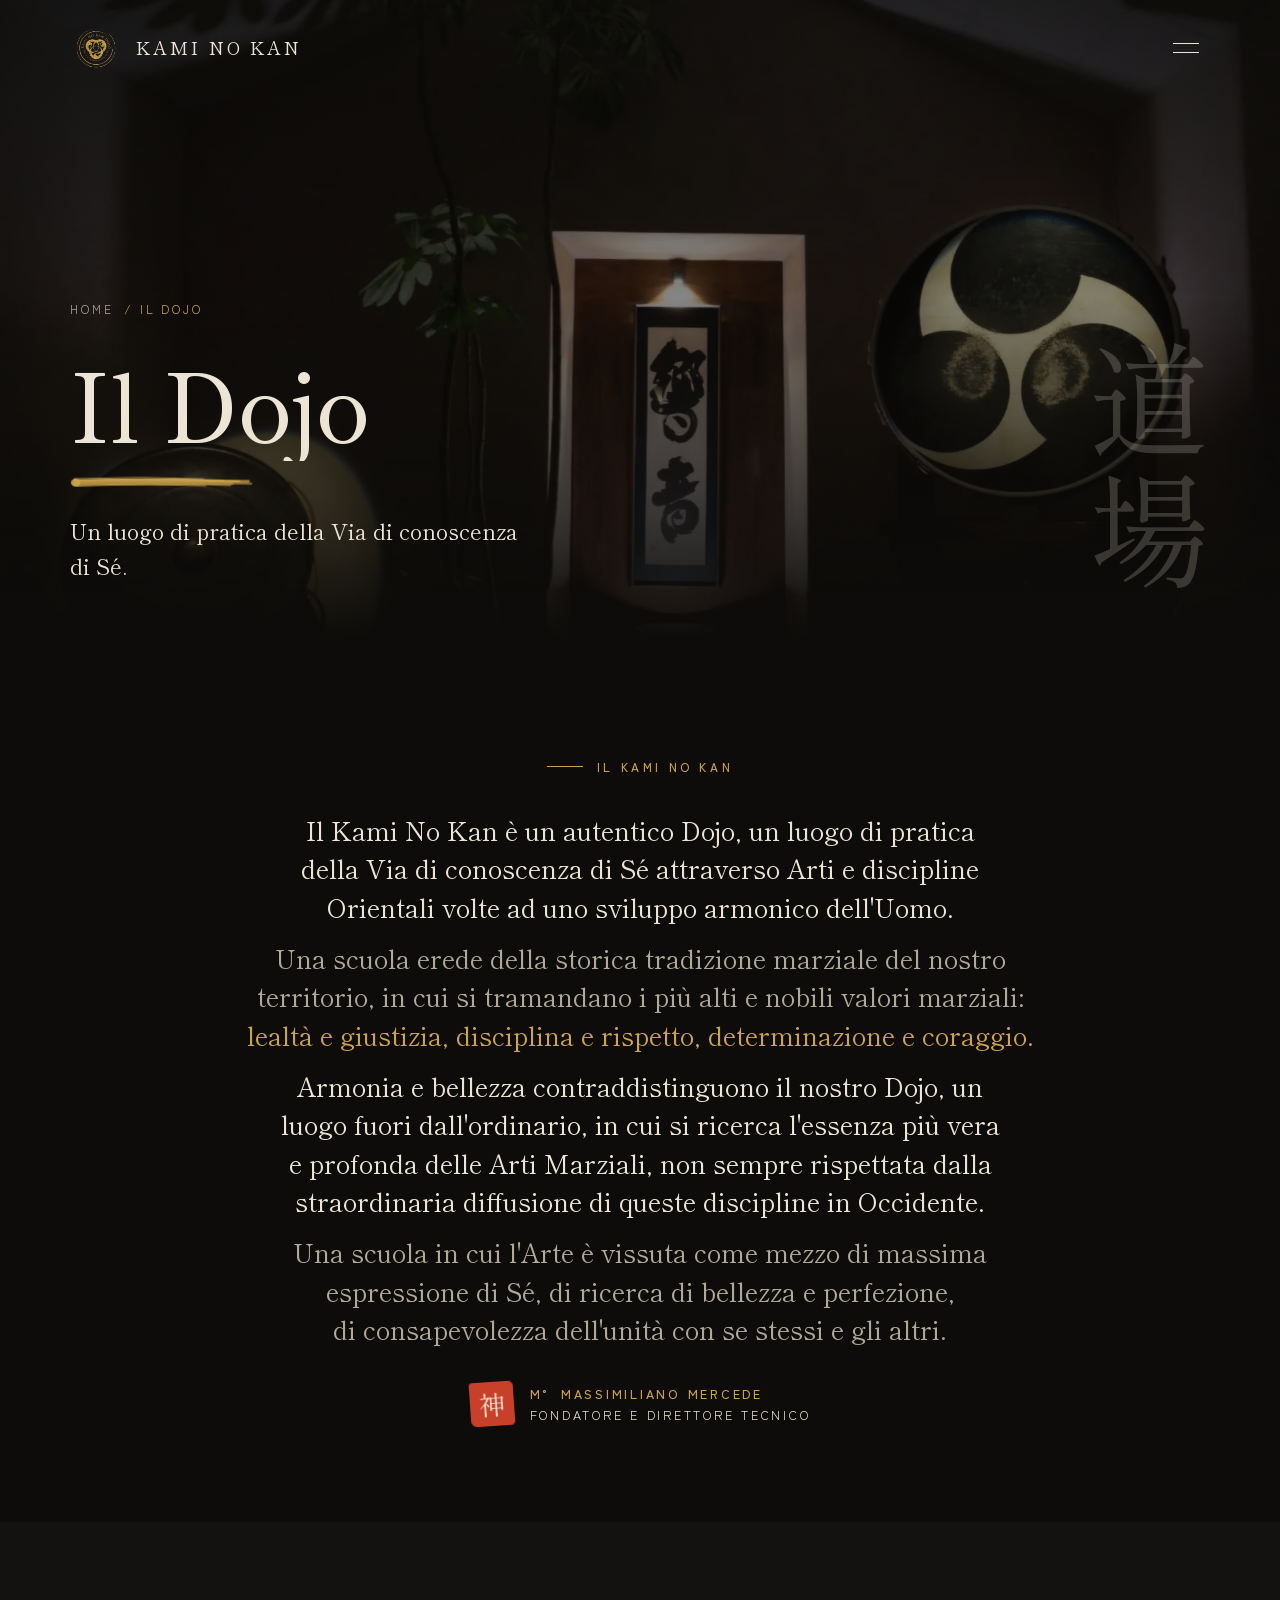
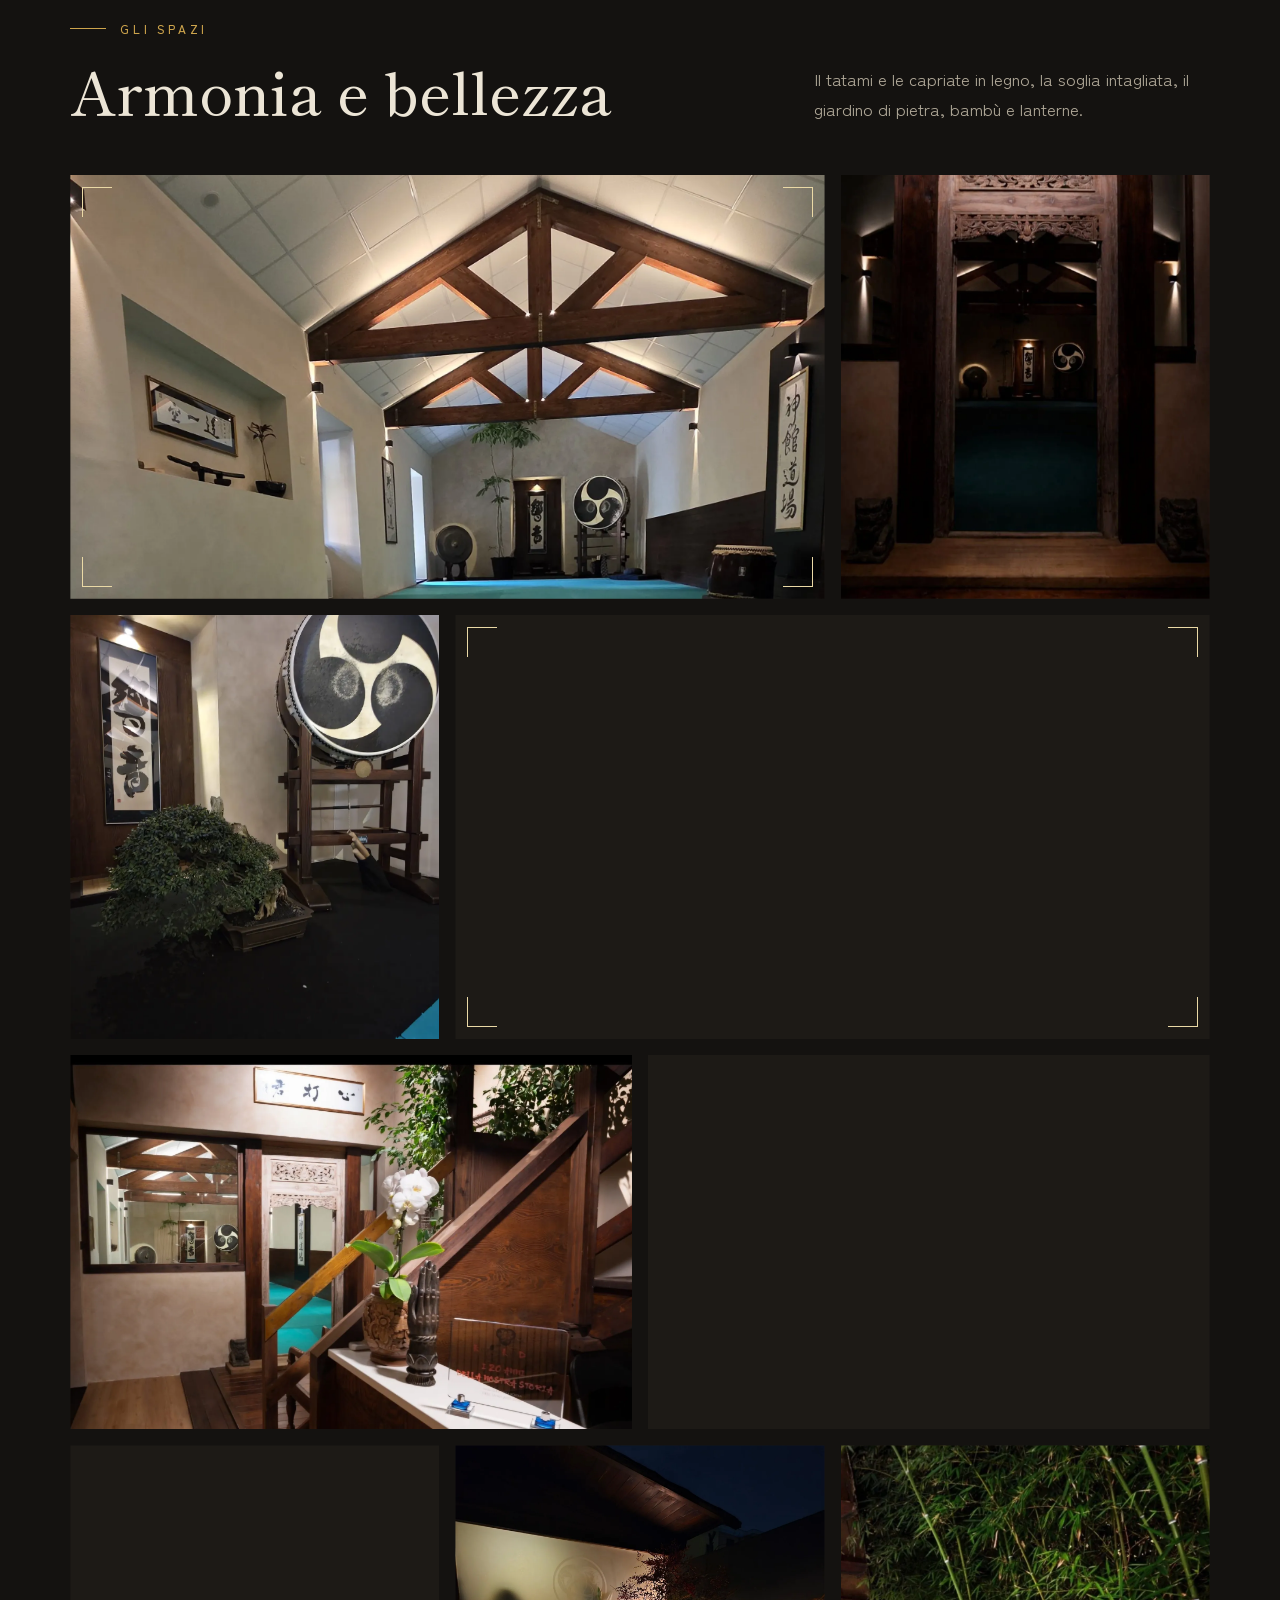
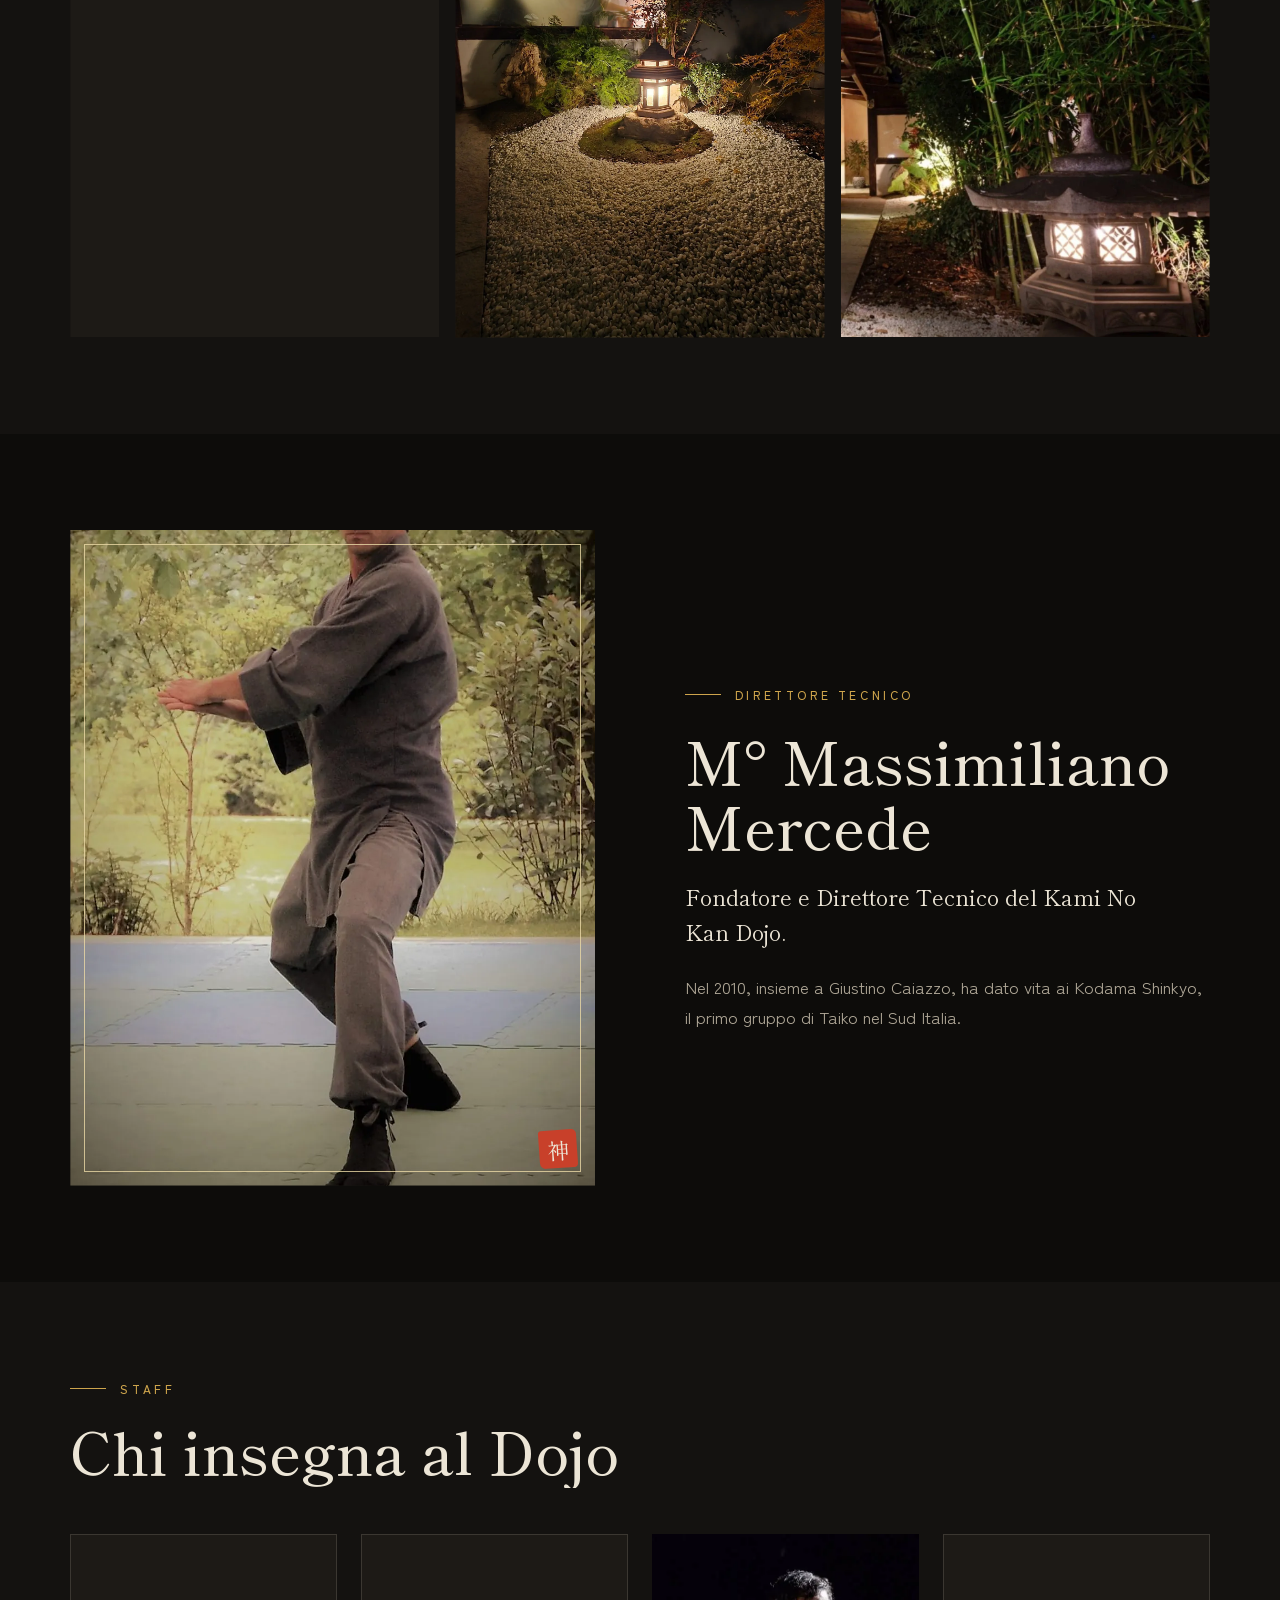
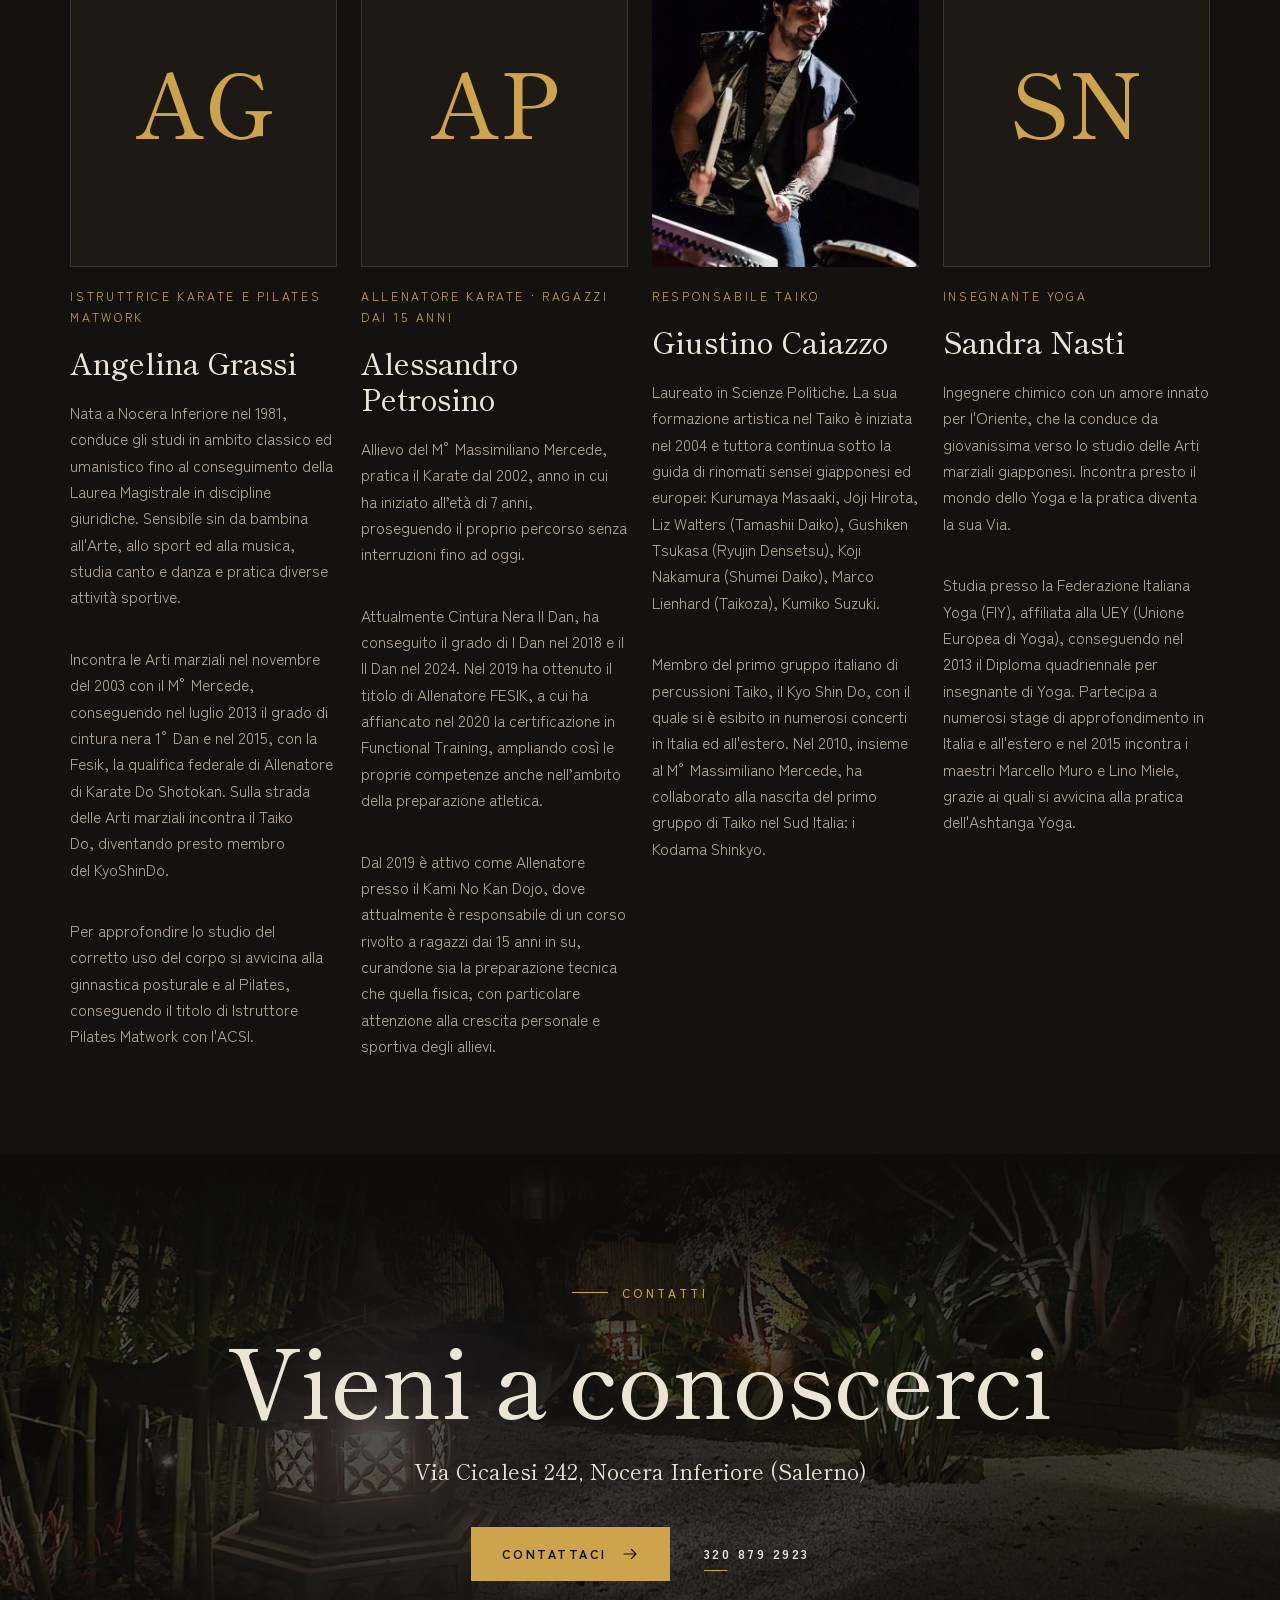
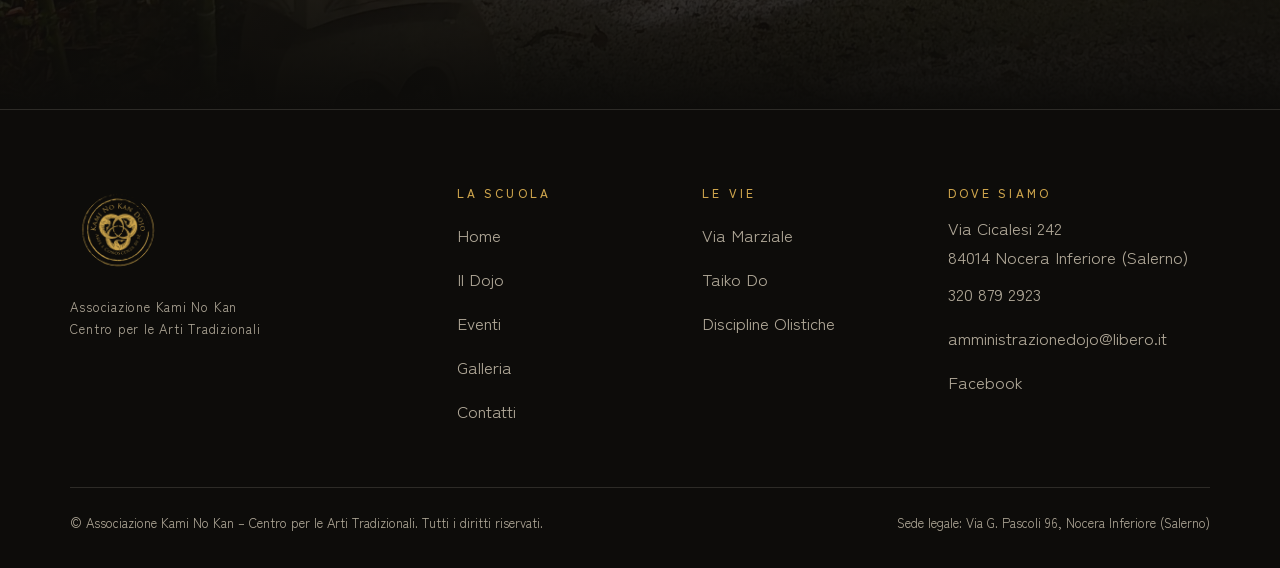
<file: approfondimenti-dojo.html>
<!doctype html>
<html lang="it">
<head>
<meta charset="utf-8">
<title>Kami No Kan Dojo</title>
<link rel="canonical" href="https://www.kaminokandojo.it/il-dojo.html">
<meta http-equiv="refresh" content="0; url=il-dojo.html">
<script>location.replace("il-dojo.html"+location.hash)</script>
</head>
<body>
<p>Questa pagina è stata spostata: <a href="il-dojo.html">vai alla nuova pagina</a>.</p>
</body>
</html>
</file>
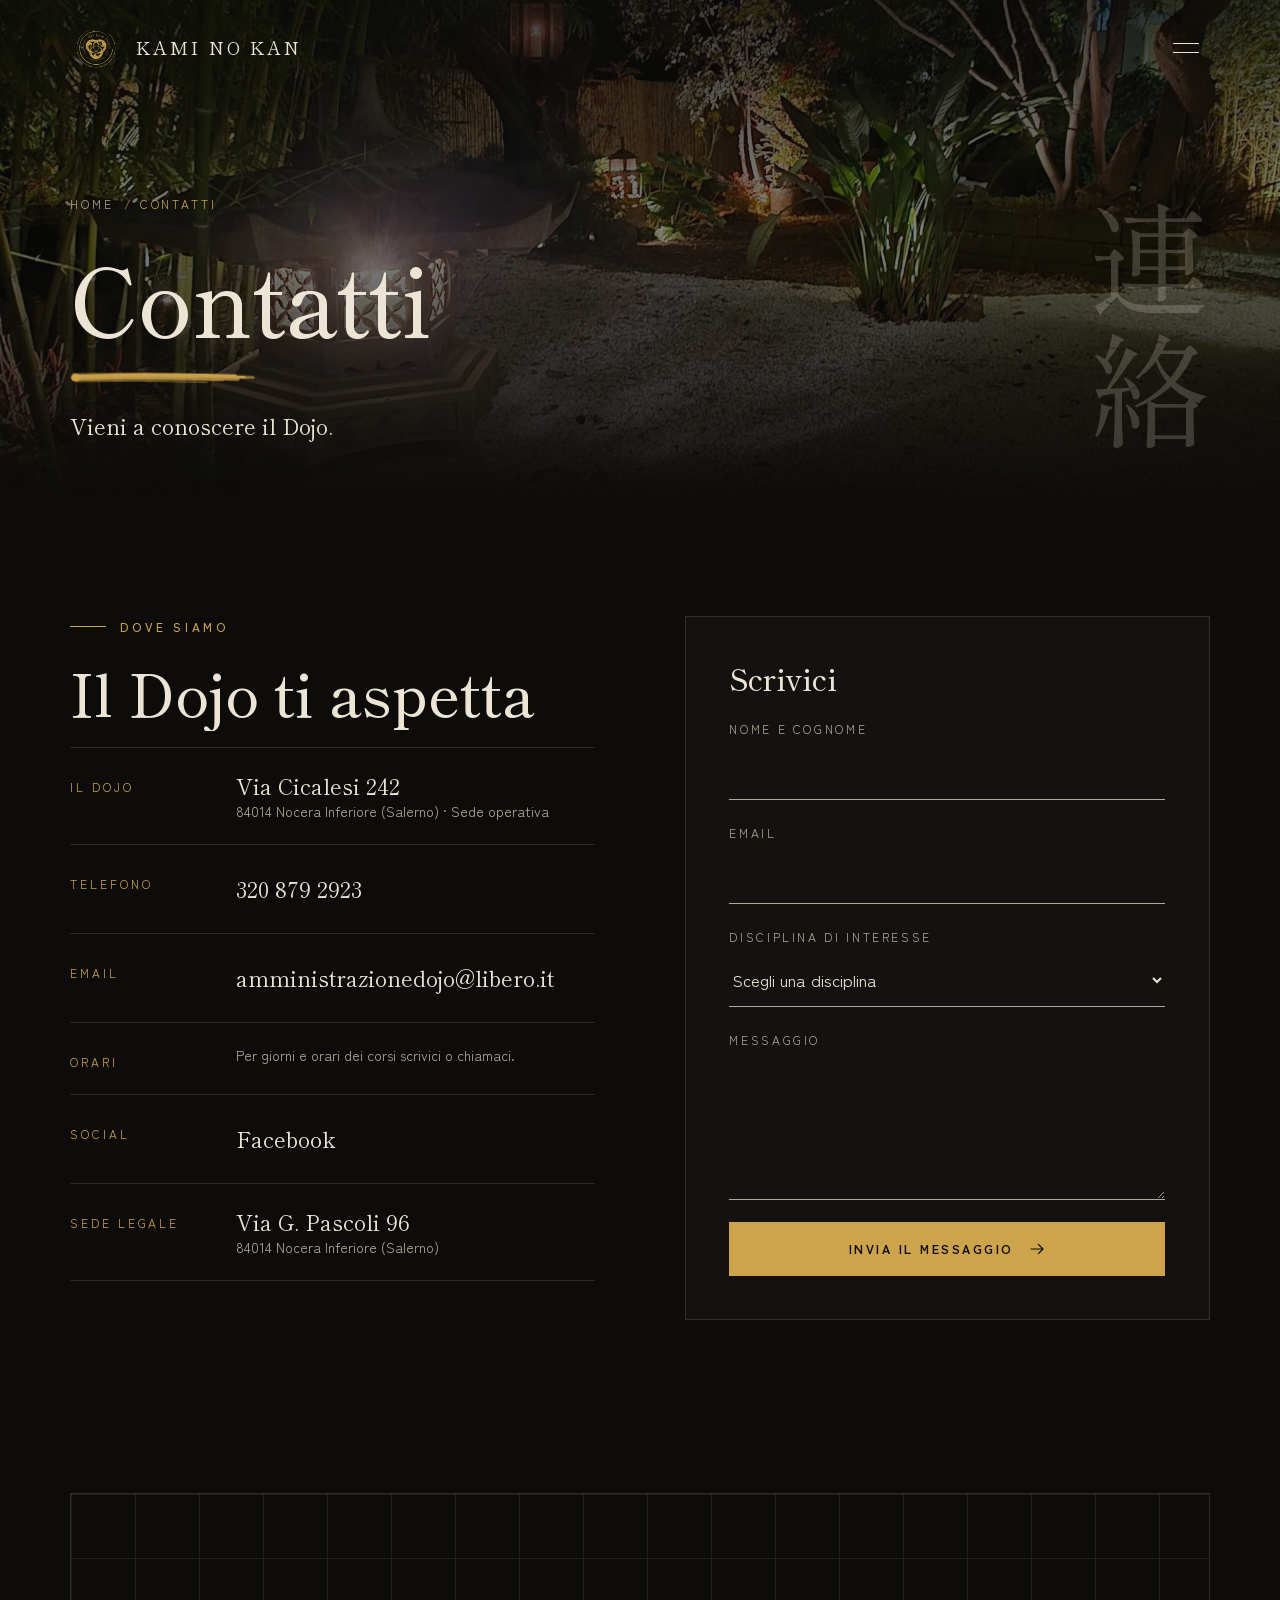
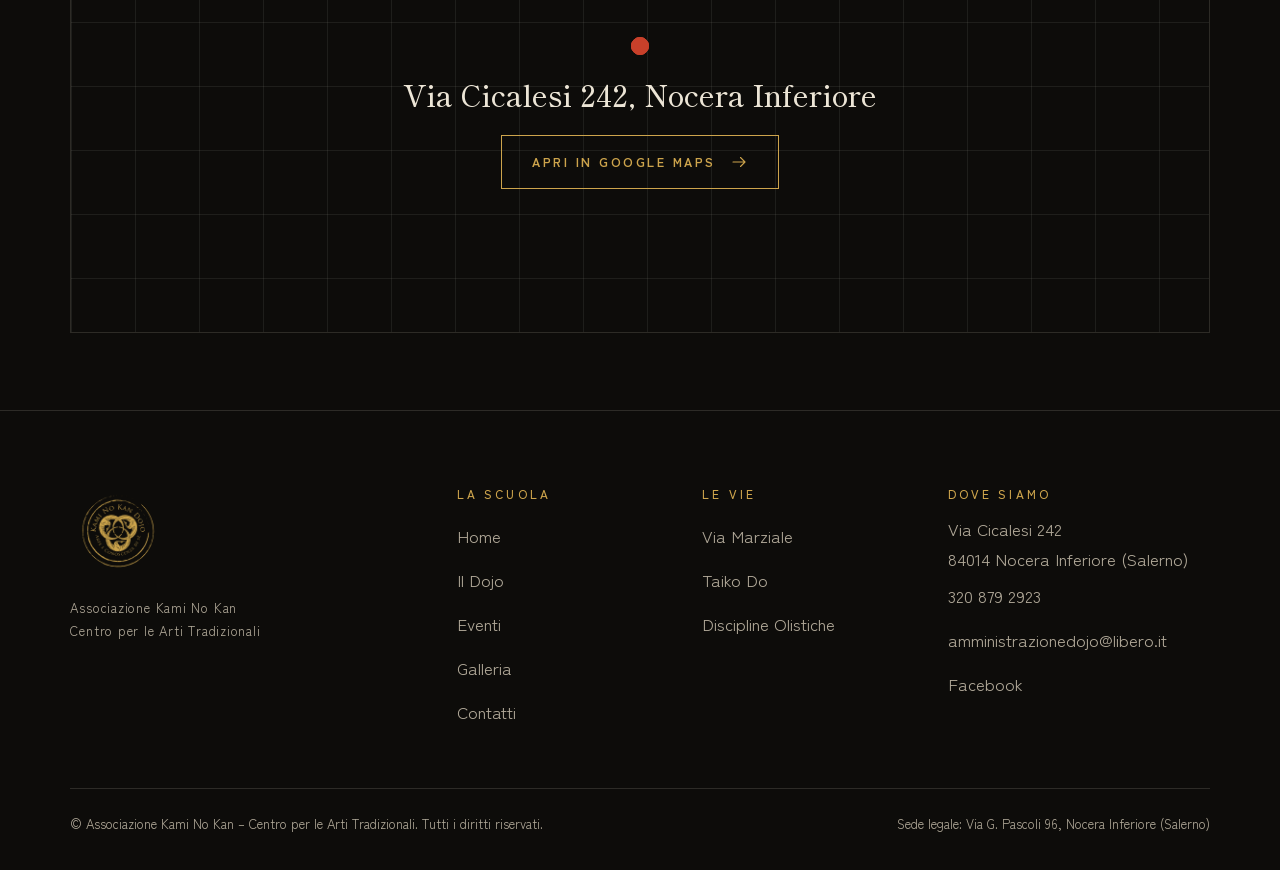
<file: contatti.html>
<!doctype html>
<html lang="it">
<head>
<meta charset="utf-8">
<meta name="viewport" content="width=device-width, initial-scale=1">
<title>Contatti — Kami No Kan Dojo</title>
<meta name="description" content="Kami No Kan Dojo, Via Cicalesi 242, Nocera Inferiore (Salerno). Telefono 320 879 2923, email amministrazionedojo@libero.it.">
<meta name="theme-color" content="#0d0c0a">
<meta property="og:type" content="website">
<meta property="og:locale" content="it_IT">
<meta property="og:site_name" content="Kami No Kan Dojo">
<meta property="og:title" content="Contatti — Kami No Kan Dojo">
<meta property="og:description" content="Kami No Kan Dojo, Via Cicalesi 242, Nocera Inferiore (Salerno). Telefono 320 879 2923, email amministrazionedojo@libero.it.">
<meta property="og:url" content="https://www.kaminokandojo.it/contatti.html">
<meta property="og:image" content="https://www.kaminokandojo.it/assets/og.jpg">
<meta name="twitter:card" content="summary_large_image">
<link rel="canonical" href="https://www.kaminokandojo.it/contatti.html">
<link rel="icon" type="image/png" href="assets/favicon.png">
<link rel="apple-touch-icon" href="assets/apple-touch-icon.png">
<link rel="preconnect" href="https://fonts.googleapis.com">
<link rel="preconnect" href="https://fonts.gstatic.com" crossorigin>
<link rel="stylesheet" href="https://fonts.googleapis.com/css2?family=Shippori+Mincho:wght@400;500;600;700&amp;family=Zen+Kaku+Gothic+New:wght@400;500;700&amp;display=swap">
<link rel="stylesheet" href="css/site.css">
<script src="js/site.js" defer></script>
</head>
<body>
<a class="skip" href="#contenuto">Vai al contenuto</a>
<div class="knk is-motion">

  <div class="progress" aria-hidden="true"></div>

  <header class="nav">
    <div class="nav__in">
      <a class="brand" href="./" aria-label="Kami No Kan Dojo, torna alla home">
        <img src="assets/img/logo.webp" alt="" width="52" height="52">
        <span>Kami No Kan</span>
      </a>
      <nav class="nav__links" aria-label="Principale">
        <a href="./">Home</a>
        <a href="il-dojo.html">Il Dojo</a>
        <a href="via-marziale.html">Via Marziale</a>
        <a href="taiko.html">Taiko</a>
        <a href="discipline-olistiche.html">Discipline Olistiche</a>
        <a href="eventi.html">Eventi</a>
        <a href="galleria.html">Galleria</a>
        <a class="btn btn--sm" href="contatti.html" aria-current="page">Contatti</a>
      </nav>
      <button class="burger" type="button" aria-label="Apri il menu" aria-expanded="false" aria-controls="menu"><i></i><i></i></button>
    </div>
  </header>
  <div class="menu" id="menu">
    <a href="./" class="i0"><small>01</small>Home</a>
    <a href="il-dojo.html" class="i1"><small>02</small>Il Dojo</a>
    <a href="via-marziale.html" class="i2"><small>03</small>Via Marziale</a>
    <a href="taiko.html" class="i3"><small>04</small>Taiko</a>
    <a href="discipline-olistiche.html" class="i4"><small>05</small>Discipline Olistiche</a>
    <a href="eventi.html" class="i5"><small>06</small>Eventi</a>
    <a href="galleria.html" class="i6"><small>07</small>Galleria</a>
    <a href="contatti.html" class="i7"><small>08</small>Contatti</a>
  </div>

  <main id="contenuto">

    <section class="phero phero--sm onload">
      <div class="phero__media"><img data-px="-0.2" src="assets/img/giardino-sentiero.webp" alt="" width="2000" height="1350" fetchpriority="high"></div>
      <span class="phero__kanji" lang="ja" aria-hidden="true">連絡</span>
      <div class="wrap">
        <p class="crumb fadeup"><a href="./">Home</a><span>/ Contatti</span></p>
        <h1 class="display phero__title"><span class="line"><span class="i1">Contatti</span></span></h1>
        <svg class="brush enso" viewBox="0 0 240 24" aria-hidden="true"><ellipse class="enso__blot" cx="7" cy="12" rx="6" ry="5"/><path class="enso__b" pathLength="1" d="M3.55 7.22Q88.35 5.54 173.15 7.74" stroke-width="1.17" opacity="0.71"/><path class="enso__b" pathLength="1" d="M5.43 8.88Q98.77 6.43 192.11 9.05" stroke-width="1.8" opacity="0.56"/><path class="enso__b" pathLength="1" d="M4.21 10.01Q105.54 6.96 206.87 9.25" stroke-width="2.85" opacity="0.96"/><path class="enso__b" pathLength="1" d="M4.11 10.97Q116.58 8.37 229.04 11.87" stroke-width="3.47" opacity="0.66"/><path class="enso__b" pathLength="1" d="M5.19 12.28Q111.43 9.67 217.67 11.46" stroke-width="3.61" opacity="0.85"/><path class="enso__b" pathLength="1" d="M4.05 13.81Q107.34 11.34 210.63 14.72" stroke-width="2.69" opacity="0.7"/><path class="enso__b" pathLength="1" d="M7.44 15.1Q99.21 13.52 190.99 15.36" stroke-width="1.75" opacity="0.67"/><path class="enso__b" pathLength="1" d="M7.64 16.88Q89.41 14.79 171.17 17.85" stroke-width="0.94" opacity="0.86"/></svg>
        <p class="lead phero__sub fadeup i3">Vieni a conoscere il Dojo.</p>
      </div>
    </section>

    <section class="sec">
      <div class="wrap contact">
        <div class="stack">
          <p class="eyebrow" data-rv="up">Dove siamo</p>
          <h2 class="h2" data-rv="rise"><span class="line"><span>Il Dojo ti aspetta</span></span></h2>
          <dl class="info" data-rv="up">
            <div>
              <dt>Il Dojo</dt>
              <dd>Via Cicalesi 242<small>84014 Nocera Inferiore (Salerno) · Sede operativa</small></dd>
            </div>
            <div>
              <dt>Telefono</dt>
              <dd><a href="tel:+393208792923">320 879 2923</a></dd>
            </div>
            <div>
              <dt>Email</dt>
              <dd><a href="mailto:amministrazionedojo@libero.it">amministrazionedojo@libero.it</a></dd>
            </div>
            <div>
              <dt>Orari</dt>
              <dd><small>Per giorni e orari dei corsi scrivici o chiamaci.</small></dd>
            </div>
            <div>
              <dt>Social</dt>
              <dd><a href="https://www.facebook.com/kaminokandojo/" target="_blank" rel="noopener">Facebook</a></dd>
            </div>
            <div>
              <dt>Sede legale</dt>
              <dd>Via G. Pascoli 96<small>84014 Nocera Inferiore (Salerno)</small></dd>
            </div>
          </dl>
        </div>

        <form class="form" data-rv="up" action="mailto:amministrazionedojo@libero.it" method="post" enctype="text/plain">
          <h2 class="h3">Scrivici</h2>
          <div class="field">
            <label for="f-nome">Nome e cognome</label>
            <input id="f-nome" name="nome" type="text" required>
          </div>
          <div class="field">
            <label for="f-email">Email</label>
            <input id="f-email" name="email" type="email" required>
          </div>
          <div class="field">
            <label for="f-disc">Disciplina di interesse</label>
            <select id="f-disc" name="disciplina">
              <option value="">Scegli una disciplina</option>
              <option>Karate Do</option>
              <option>Karate Agonistico</option>
              <option>Taiko Do</option>
              <option>Katsugen Undo</option>
              <option>Yoga</option>
              <option>Pilates</option>
            </select>
          </div>
          <div class="field">
            <label for="f-msg">Messaggio</label>
            <textarea id="f-msg" name="messaggio" rows="4"></textarea>
          </div>
          <button type="submit" class="btn btn--solid">Invia il messaggio <svg class="ico" viewBox="0 0 24 24" aria-hidden="true"><path d="M4 12h16M14 6l6 6-6 6"></path></svg></button>
          <p class="form__ok" role="status" hidden>Si è aperto il tuo programma di posta con il messaggio già pronto: premi Invia per spedirlo.</p>
        </form>
      </div>
    </section>

    <section class="sec sec--tight">
      <div class="wrap">
        <div class="map" data-rv="up">
          <div class="stack stack--c">
            <span class="pin" aria-hidden="true"></span>
            <p class="h3">Via Cicalesi 242, Nocera Inferiore</p>
            <a class="btn" href="https://www.google.com/maps/search/?api=1&amp;query=Via+Cicalesi+242+Nocera+Inferiore" target="_blank" rel="noopener">Apri in Google Maps <svg class="ico" viewBox="0 0 24 24" aria-hidden="true"><path d="M4 12h16M14 6l6 6-6 6"></path></svg></a>
          </div>
        </div>
      </div>
    </section>

  </main>

  <footer class="foot">
    <div class="wrap">
      <div class="foot__grid">
        <div class="foot__brand">
          <img src="assets/img/logo.webp" alt="Kami No Kan Dojo — Arte e Conoscenza di Sé" width="96" height="96" loading="lazy" decoding="async">
          <p class="small">Associazione Kami No Kan<br>Centro per le Arti Tradizionali</p>
        </div>
        <div>
          <h3>La Scuola</h3>
          <ul>
            <li><a href="./">Home</a></li>
            <li><a href="il-dojo.html">Il Dojo</a></li>
            <li><a href="eventi.html">Eventi</a></li>
            <li><a href="galleria.html">Galleria</a></li>
            <li><a href="contatti.html">Contatti</a></li>
          </ul>
        </div>
        <div>
          <h3>Le Vie</h3>
          <ul>
            <li><a href="via-marziale.html">Via Marziale</a></li>
            <li><a href="taiko.html">Taiko Do</a></li>
            <li><a href="discipline-olistiche.html">Discipline Olistiche</a></li>
          </ul>
        </div>
        <div>
          <h3>Dove siamo</h3>
          <ul>
            <li>Via Cicalesi 242<br>84014 Nocera Inferiore (Salerno)</li>
            <li><a href="tel:+393208792923">320 879 2923</a></li>
            <li><a href="mailto:amministrazionedojo@libero.it">amministrazionedojo@libero.it</a></li>
            <li><a href="https://www.facebook.com/kaminokandojo/" target="_blank" rel="noopener">Facebook</a></li>
          </ul>
        </div>
      </div>
      <div class="foot__legal">
        <span>© Associazione Kami No Kan – Centro per le Arti Tradizionali. Tutti i diritti riservati.</span>
        <span>Sede legale: Via G. Pascoli 96, Nocera Inferiore (Salerno)</span>
      </div>
    </div>
  </footer>

</div>
</body>
</html>
</file>
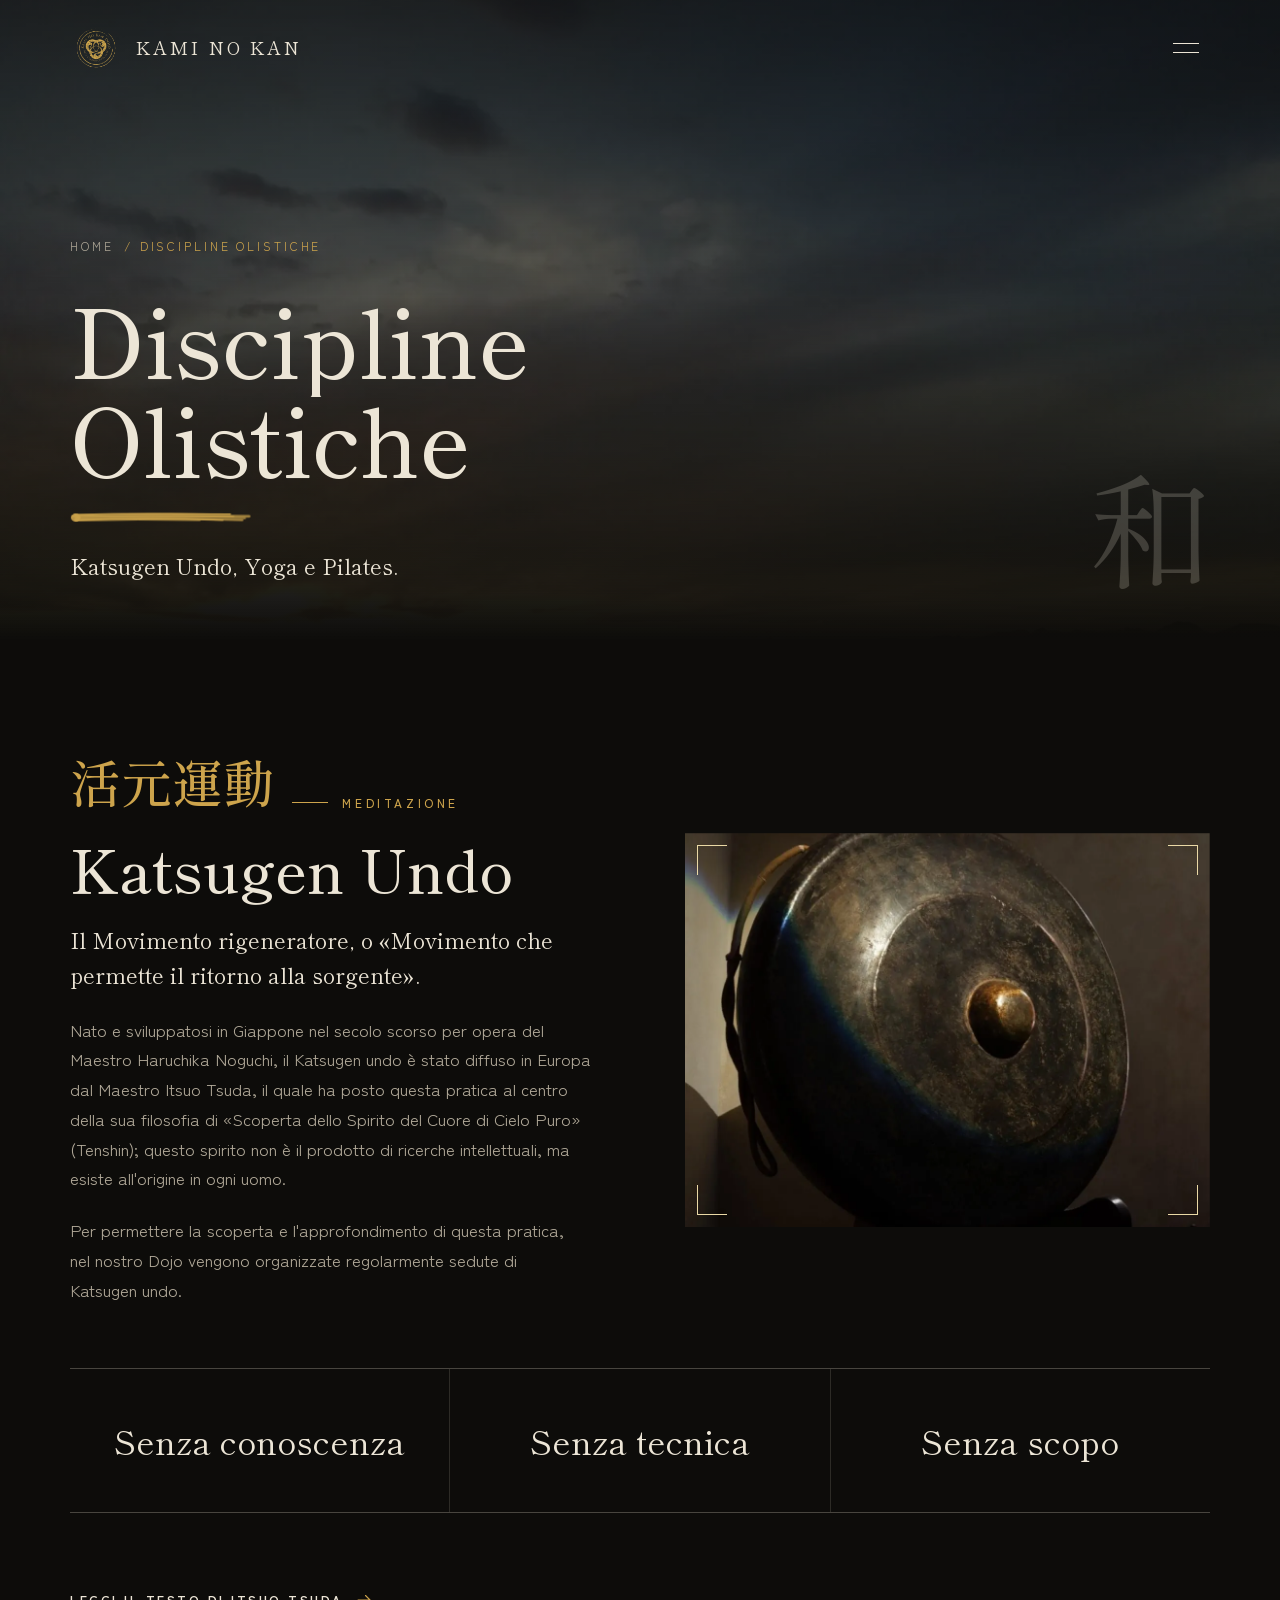
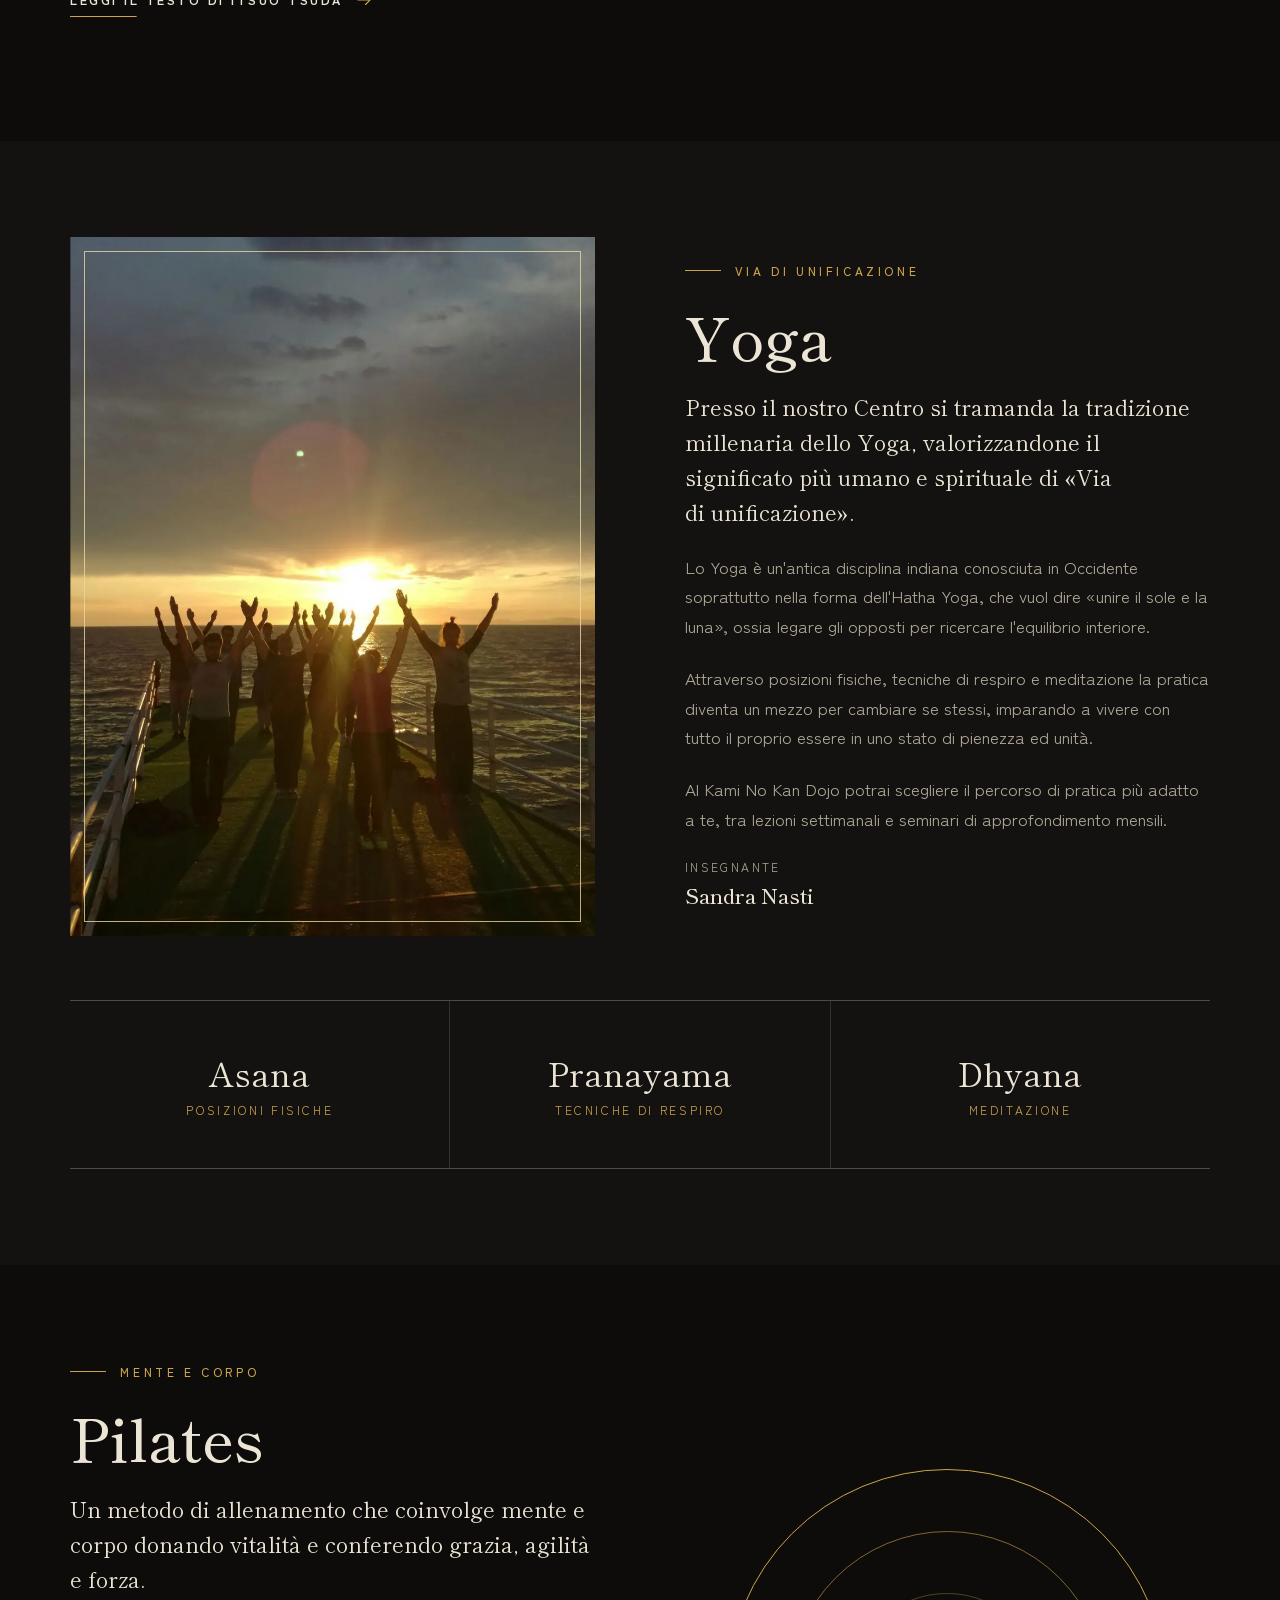
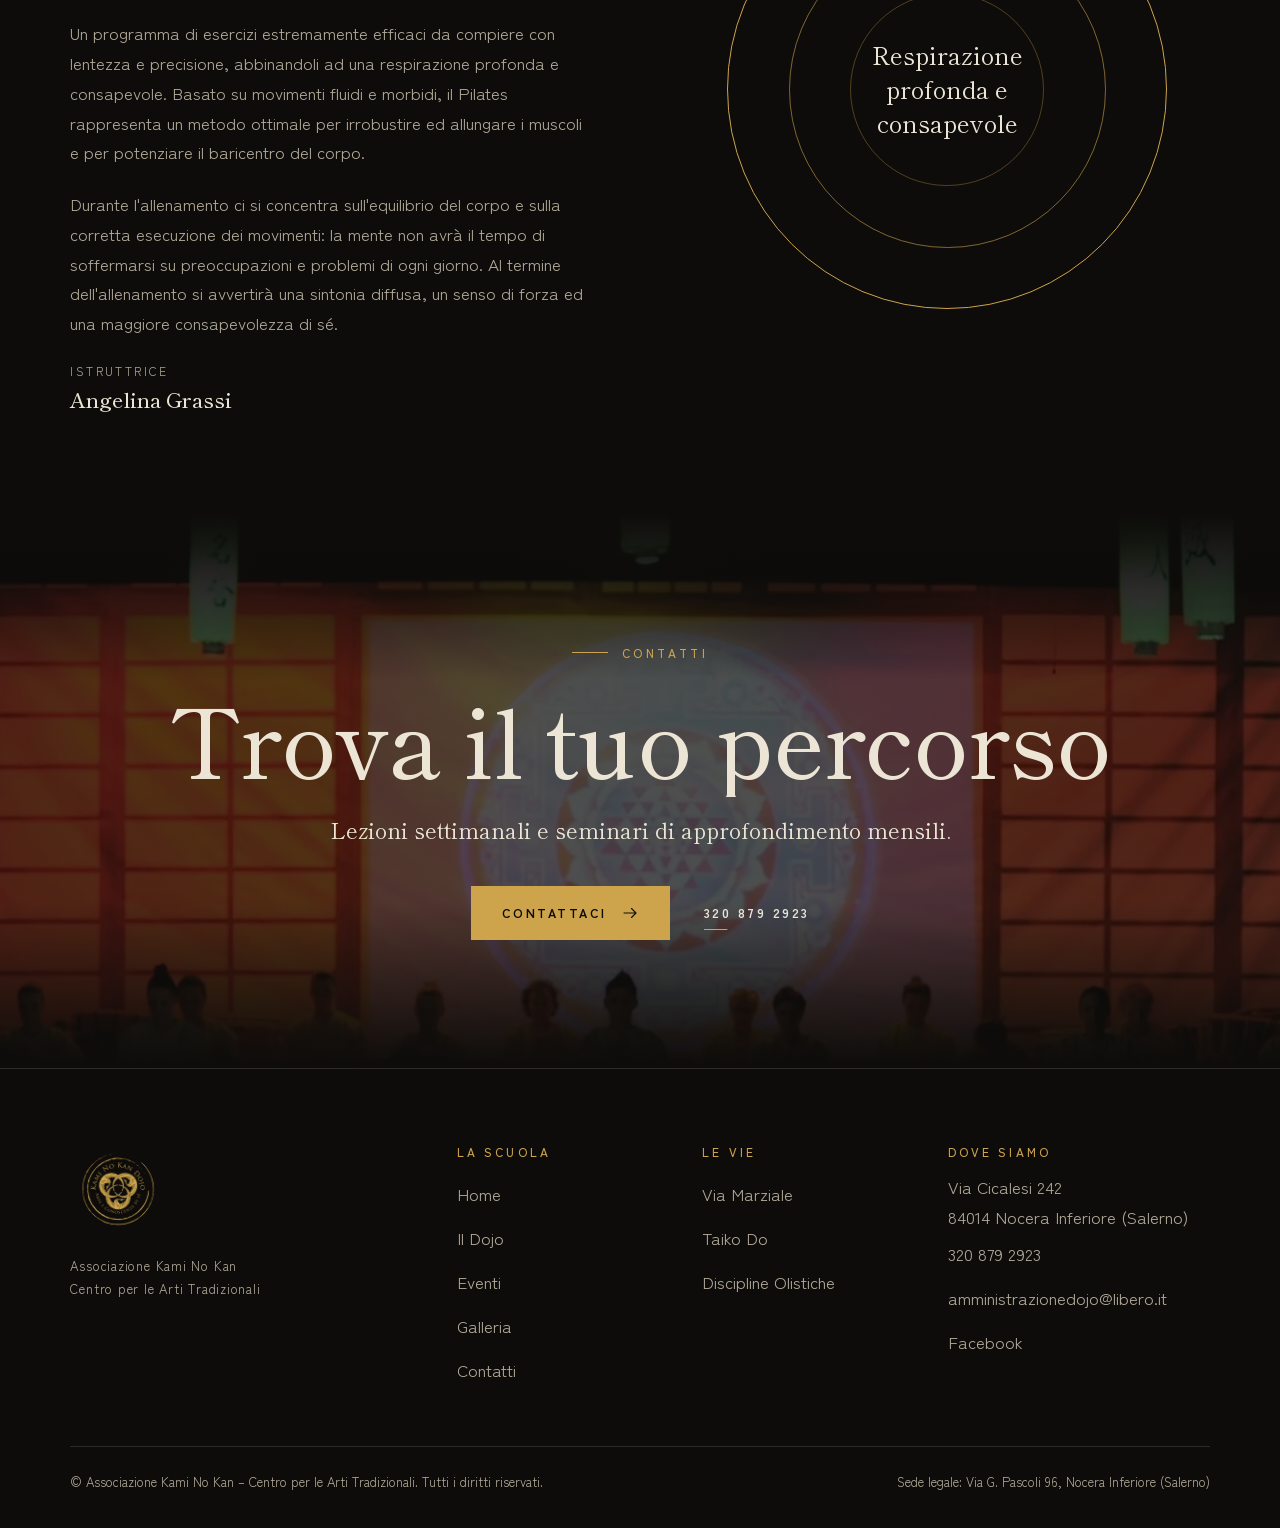
<file: discipline-olistiche.html>
<!doctype html>
<html lang="it">
<head>
<meta charset="utf-8">
<meta name="viewport" content="width=device-width, initial-scale=1">
<title>Discipline Olistiche: Katsugen Undo, Yoga, Pilates — Kami No Kan Dojo</title>
<meta name="description" content="Katsugen Undo, Yoga e Pilates al Kami No Kan Dojo: lezioni settimanali e seminari di approfondimento.">
<meta name="theme-color" content="#0d0c0a">
<meta property="og:type" content="website">
<meta property="og:locale" content="it_IT">
<meta property="og:site_name" content="Kami No Kan Dojo">
<meta property="og:title" content="Discipline Olistiche: Katsugen Undo, Yoga, Pilates — Kami No Kan Dojo">
<meta property="og:description" content="Katsugen Undo, Yoga e Pilates al Kami No Kan Dojo: lezioni settimanali e seminari di approfondimento.">
<meta property="og:url" content="https://www.kaminokandojo.it/discipline-olistiche.html">
<meta property="og:image" content="https://www.kaminokandojo.it/assets/og.jpg">
<meta name="twitter:card" content="summary_large_image">
<link rel="canonical" href="https://www.kaminokandojo.it/discipline-olistiche.html">
<link rel="icon" type="image/png" href="assets/favicon.png">
<link rel="apple-touch-icon" href="assets/apple-touch-icon.png">
<link rel="preconnect" href="https://fonts.googleapis.com">
<link rel="preconnect" href="https://fonts.gstatic.com" crossorigin>
<link rel="stylesheet" href="https://fonts.googleapis.com/css2?family=Shippori+Mincho:wght@400;500;600;700&amp;family=Zen+Kaku+Gothic+New:wght@400;500;700&amp;display=swap">
<link rel="stylesheet" href="css/site.css">
<script src="js/site.js" defer></script>
</head>
<body>
<a class="skip" href="#contenuto">Vai al contenuto</a>
<div class="knk is-motion">

  <div class="progress" aria-hidden="true"></div>

  <header class="nav">
    <div class="nav__in">
      <a class="brand" href="./" aria-label="Kami No Kan Dojo, torna alla home">
        <img src="assets/img/logo.webp" alt="" width="52" height="52">
        <span>Kami No Kan</span>
      </a>
      <nav class="nav__links" aria-label="Principale">
        <a href="./">Home</a>
        <a href="il-dojo.html">Il Dojo</a>
        <a href="via-marziale.html">Via Marziale</a>
        <a href="taiko.html">Taiko</a>
        <a href="discipline-olistiche.html" aria-current="page">Discipline Olistiche</a>
        <a href="eventi.html">Eventi</a>
        <a href="galleria.html">Galleria</a>
        <a class="btn btn--sm" href="contatti.html">Contatti</a>
      </nav>
      <button class="burger" type="button" aria-label="Apri il menu" aria-expanded="false" aria-controls="menu"><i></i><i></i></button>
    </div>
  </header>
  <div class="menu" id="menu">
    <a href="./" class="i0"><small>01</small>Home</a>
    <a href="il-dojo.html" class="i1"><small>02</small>Il Dojo</a>
    <a href="via-marziale.html" class="i2"><small>03</small>Via Marziale</a>
    <a href="taiko.html" class="i3"><small>04</small>Taiko</a>
    <a href="discipline-olistiche.html" class="i4"><small>05</small>Discipline Olistiche</a>
    <a href="eventi.html" class="i5"><small>06</small>Eventi</a>
    <a href="galleria.html" class="i6"><small>07</small>Galleria</a>
    <a href="contatti.html" class="i7"><small>08</small>Contatti</a>
  </div>

  <main id="contenuto">

    <section class="phero onload">
      <div class="phero__media"><img data-px="-0.2" src="assets/img/yoga-mare.webp" alt="" width="1600" height="1200" fetchpriority="high"></div>
      <span class="phero__kanji" lang="ja" aria-hidden="true">和</span>
      <div class="wrap">
        <p class="crumb fadeup"><a href="./">Home</a><span>/ Discipline Olistiche</span></p>
        <h1 class="display phero__title"><span class="line"><span class="i1">Discipline</span></span><span class="line"><span class="i2">Olistiche</span></span></h1>
        <svg class="brush enso" viewBox="0 0 240 24" aria-hidden="true"><ellipse class="enso__blot" cx="7" cy="12" rx="6" ry="5"/><path class="enso__b" pathLength="1" d="M4.75 7.93Q89.78 5.51 174.81 7.31" stroke-width="1.37" opacity="0.6"/><path class="enso__b" pathLength="1" d="M5.69 8.69Q103.03 6.42 200.38 7.81" stroke-width="1.88" opacity="0.99"/><path class="enso__b" pathLength="1" d="M3.08 10.54Q103.67 9 204.26 10.64" stroke-width="2.39" opacity="0.69"/><path class="enso__b" pathLength="1" d="M7.68 11.27Q115.83 8.7 223.97 10.44" stroke-width="3.35" opacity="0.7"/><path class="enso__b" pathLength="1" d="M7.15 13.01Q112.8 11.14 218.45 12.78" stroke-width="3.25" opacity="0.59"/><path class="enso__b" pathLength="1" d="M6.33 14.22Q110.98 12.02 215.62 15.13" stroke-width="2.36" opacity="0.73"/><path class="enso__b" pathLength="1" d="M5.87 14.99Q98.41 11.89 190.96 15.12" stroke-width="1.99" opacity="0.85"/><path class="enso__b" pathLength="1" d="M6.92 16.2Q84.71 13.94 162.49 15.61" stroke-width="1.02" opacity="0.97"/></svg>
        <p class="lead phero__sub fadeup i4">Katsugen Undo, Yoga e Pilates.</p>
      </div>
    </section>

    <section class="sec">
      <div class="wrap split">
        <div class="stack">
          <p class="chap" data-rv="up"><span class="ja" lang="ja">活元運動</span><span class="eyebrow">Meditazione</span></p>
          <h2 class="h2" data-rv="rise"><span class="line"><span>Katsugen Undo</span></span></h2>
          <p class="lead" data-rv="up">Il Movimento rigeneratore, o «Movimento che permette il ritorno alla sorgente».</p>
          <p class="txt" data-rv="up">Nato e sviluppatosi in Giappone nel secolo scorso per opera del Maestro Haruchika Noguchi, il Katsugen undo è stato diffuso in Europa dal Maestro Itsuo Tsuda, il quale ha posto questa pratica al centro della sua filosofia di «Scoperta dello Spirito del Cuore di Cielo Puro» (Tenshin); questo spirito non è il prodotto di ricerche intellettuali, ma esiste all'origine in ogni uomo.</p>
          <p class="txt" data-rv="up">Per permettere la scoperta e l'approfondimento di questa pratica, nel nostro Dojo vengono organizzate regolarmente sedute di Katsugen undo.</p>
        </div>
        <figure class="ph ph--px r43 ph--corners" data-rv="img"><img data-px="0.05" src="assets/img/dojo-gong.webp" alt="Il gong del Dojo" width="1080" height="1241" loading="lazy" decoding="async"></figure>
      </div>
      <div class="wrap">
        <div class="trio mt">
          <div data-rv="up">Senza conoscenza</div>
          <div class="d1" data-rv="up">Senza tecnica</div>
          <div class="d2" data-rv="up">Senza scopo</div>
        </div>
        <div class="stack mt">
          <button type="button" class="more" aria-expanded="false" data-fold-toggle="1"><span>Leggi il testo di Itsuo Tsuda</span> <svg class="ico" viewBox="0 0 24 24" aria-hidden="true"><path d="M4 12h16M14 6l6 6-6 6"></path></svg></button>
          <div class="fold">
            <div>
              <div class="fold__in">
                <p class="txt">Il Katsugen undo (movimento rigeneratore) si pratica mediante la sospensione momentanea del sistema volontario. Non necessita di alcuna conoscenza, né tecnica. Al contrario, bisogna liberarsene. La ricerca di una finalità preliminarmente determinata non fa che ostacolare l'evoluzione naturale del nostro essere. Il principio che noi abbiamo formulato è dunque: «Senza conoscenza, senza tecnica, senza scopo».</p>
                <p class="txt">Per chi vede il movimento rigeneratore per la prima volta lo spettacolo è abbastanza sorprendente. Poiché si è abituati a movimenti più o meno controllati, intellettualizzati, perfino ricercati, un movimento che supera l'ambito volontario fa pensare alla malattia, alla follia o all'ipnosi; il movimento rigeneratore sembra prestarsi a simili interpretazioni. La verità è tutt'altra. Durante il movimento, il conscio, invece di essere angosciato come quello di un malato, resta calmo e sereno. Invece di essere confuso come quello di un folle, resta lucido. Invece di essere imprigionato e limitato come quello di un ipnotizzato, resta libero.</p>
                <p class="txt">Non si esegue il movimento rigeneratore. È lui che scatta, rispondendo al bisogno dell'organismo. Dato che questo bisogno differisce da un individuo all'altro e, nello stesso individuo, da un momento all'altro, non può esservi nessun movimento uniformemente programmato. Per questa ragione, niente è tanto facile quanto deviare da ciò che è naturale, aggiungendo degli «ingredienti seducenti». Teoricamente, esistono due forme di movimento rigeneratore: una esiste di fatto in tutti gli individui, sotto forma di reazioni naturali dell'organismo, come lo sbadiglio, lo starnuto, l'agitazione durante il sonno; l'altra, la cui formula è stata messa a punto mezzo secolo fa dal Maestro Haruchika Noguchi. È quest'ultima forma che noi pratichiamo nel nostro Dojo.</p>
                <p class="txt">Per iniziarsi al movimento è auspicabile attendere che si sia raggiunto un certo grado di maturità mentale e che tutte le soluzioni proposte siano rimesse in questione. Non bisogna imporlo a nessuno, nemmeno alla vostra famiglia, né in un momento qualsiasi. È essenziale che il desiderio per un ritorno alla naturalezza germini dentro di sé. Non si strappano i frutti prima che siano maturi. Il movimento non costituisce un apporto esterno. Esso traccia il cammino per la scoperta di sé in profondità. Questo cammino non è in linea retta verso il paradiso, è tortuoso. Sta ad ognuno, alla propria responsabilità, trovare la personale unità d'essere.</p>
                <p class="txt">Man mano che il corpo si sensibilizza, può prodursi il risveglio di sensazioni perturbanti, il che scoraggia le persone che non hanno una buona comprensione di partenza. Il movimento, dopo aver raggiunto intensità molto marcate, si calma gradualmente. Diventa più sottile. La respirazione si approfondisce. Il movimento finisce per coincidere con il movimento nella vita quotidiana, divenuto quest'ultimo talmente naturale che non ci sarà più bisogno di fare qualcosa di speciale. Il terreno sarà allora normalizzato. Questa normalizzazione non è semplicemente fisica, ma anche psichica. Una nuova prospettiva si crea man mano che si sviluppa l'attitudine alla fusione di sensibilità che permea i nostri rapporti umani e le nostre reazioni all'ambiente circostante. Se questa fusione amplia l'apertura del nostro spirito si raggiungerà la condizione del non-corpo e del non-mentale. È allora che si scoprirà che l'uomo è fondamentalmente libero.</p>
                <div class="sig"><span><b>Itsuo Tsuda</b>Il Movimento rigeneratore</span></div>
              </div>
            </div>
          </div>
        </div>
      </div>
    </section>

    <section class="sec sec--alt">
      <div class="wrap split split--rev">
        <div class="stack">
          <p class="eyebrow" data-rv="up">Via di unificazione</p>
          <h2 class="h2" data-rv="rise"><span class="line"><span>Yoga</span></span></h2>
          <p class="lead" data-rv="up">Presso il nostro Centro si tramanda la tradizione millenaria dello Yoga, valorizzandone il significato più umano e spirituale di «Via di unificazione».</p>
          <p class="txt" data-rv="up">Lo Yoga è un'antica disciplina indiana conosciuta in Occidente soprattutto nella forma dell'Hatha Yoga, che vuol dire «unire il sole e la luna», ossia legare gli opposti per ricercare l'equilibrio interiore.</p>
          <p class="txt" data-rv="up">Attraverso posizioni fisiche, tecniche di respiro e meditazione la pratica diventa un mezzo per cambiare se stessi, imparando a vivere con tutto il proprio essere in uno stato di pienezza ed unità.</p>
          <p class="txt" data-rv="up">Al Kami No Kan Dojo potrai scegliere il percorso di pratica più adatto a te, tra lezioni settimanali e seminari di approfondimento mensili.</p>
          <div class="credit" data-rv="up"><span>Insegnante<b>Sandra Nasti</b></span></div>
        </div>
        <figure class="ph ph--px r34 ph--line" data-rv="img"><img data-px="0.06" src="assets/img/yoga-tramonto.webp" alt="Un gruppo pratica Yoga su un pontile al tramonto" width="1200" height="1600" loading="lazy" decoding="async"></figure>
      </div>
      <div class="wrap">
        <div class="trio mt">
          <div data-rv="up">Asana<small>Posizioni fisiche</small></div>
          <div class="d1" data-rv="up">Pranayama<small>Tecniche di respiro</small></div>
          <div class="d2" data-rv="up">Dhyana<small>Meditazione</small></div>
        </div>
      </div>
    </section>

    <section class="sec">
      <div class="wrap split">
        <div class="stack">
          <p class="eyebrow" data-rv="up">Mente e corpo</p>
          <h2 class="h2" data-rv="rise"><span class="line"><span>Pilates</span></span></h2>
          <p class="lead" data-rv="up">Un metodo di allenamento che coinvolge mente e corpo donando vitalità e conferendo grazia, agilità e forza.</p>
          <p class="txt" data-rv="up">Un programma di esercizi estremamente efficaci da compiere con lentezza e precisione, abbinandoli ad una respirazione profonda e consapevole. Basato su movimenti fluidi e morbidi, il Pilates rappresenta un metodo ottimale per irrobustire ed allungare i muscoli e per potenziare il baricentro del corpo.</p>
          <p class="txt" data-rv="up">Durante l'allenamento ci si concentra sull'equilibrio del corpo e sulla corretta esecuzione dei movimenti: la mente non avrà il tempo di soffermarsi su preoccupazioni e problemi di ogni giorno. Al termine dell'allenamento si avvertirà una sintonia diffusa, un senso di forza ed una maggiore consapevolezza di sé.</p>
          <div class="credit" data-rv="up"><span>Istruttrice<b>Angelina Grassi</b></span></div>
        </div>
        <div class="breath" data-rv="fade" aria-hidden="true">
          <i></i><i></i><i></i>
          <span>Respirazione profonda e consapevole</span>
        </div>
      </div>
    </section>

    <section class="cta">
      <div class="cta__bg"><img data-px="-0.1" src="assets/img/palco-mandala.webp" alt="" width="1900" height="685" loading="lazy" decoding="async"></div>
      <div class="wrap cta__in">
        <p class="eyebrow eyebrow--c" data-rv="up">Contatti</p>
        <h2 class="display" data-rv="rise"><span class="line"><span>Trova il tuo percorso</span></span></h2>
        <p class="lead" data-rv="up">Lezioni settimanali e seminari di approfondimento mensili.</p>
        <div class="cta__row d1" data-rv="up">
          <a class="btn btn--solid" href="contatti.html">Contattaci <svg class="ico" viewBox="0 0 24 24" aria-hidden="true"><path d="M4 12h16M14 6l6 6-6 6"></path></svg></a>
          <a class="more" href="tel:+393208792923">320 879 2923</a>
        </div>
      </div>
    </section>

  </main>

  <footer class="foot">
    <div class="wrap">
      <div class="foot__grid">
        <div class="foot__brand">
          <img src="assets/img/logo.webp" alt="Kami No Kan Dojo — Arte e Conoscenza di Sé" width="96" height="96" loading="lazy" decoding="async">
          <p class="small">Associazione Kami No Kan<br>Centro per le Arti Tradizionali</p>
        </div>
        <div>
          <h3>La Scuola</h3>
          <ul>
            <li><a href="./">Home</a></li>
            <li><a href="il-dojo.html">Il Dojo</a></li>
            <li><a href="eventi.html">Eventi</a></li>
            <li><a href="galleria.html">Galleria</a></li>
            <li><a href="contatti.html">Contatti</a></li>
          </ul>
        </div>
        <div>
          <h3>Le Vie</h3>
          <ul>
            <li><a href="via-marziale.html">Via Marziale</a></li>
            <li><a href="taiko.html">Taiko Do</a></li>
            <li><a href="discipline-olistiche.html">Discipline Olistiche</a></li>
          </ul>
        </div>
        <div>
          <h3>Dove siamo</h3>
          <ul>
            <li>Via Cicalesi 242<br>84014 Nocera Inferiore (Salerno)</li>
            <li><a href="tel:+393208792923">320 879 2923</a></li>
            <li><a href="mailto:amministrazionedojo@libero.it">amministrazionedojo@libero.it</a></li>
            <li><a href="https://www.facebook.com/kaminokandojo/" target="_blank" rel="noopener">Facebook</a></li>
          </ul>
        </div>
      </div>
      <div class="foot__legal">
        <span>© Associazione Kami No Kan – Centro per le Arti Tradizionali. Tutti i diritti riservati.</span>
        <span>Sede legale: Via G. Pascoli 96, Nocera Inferiore (Salerno)</span>
      </div>
    </div>
  </footer>

</div>
</body>
</html>
</file>
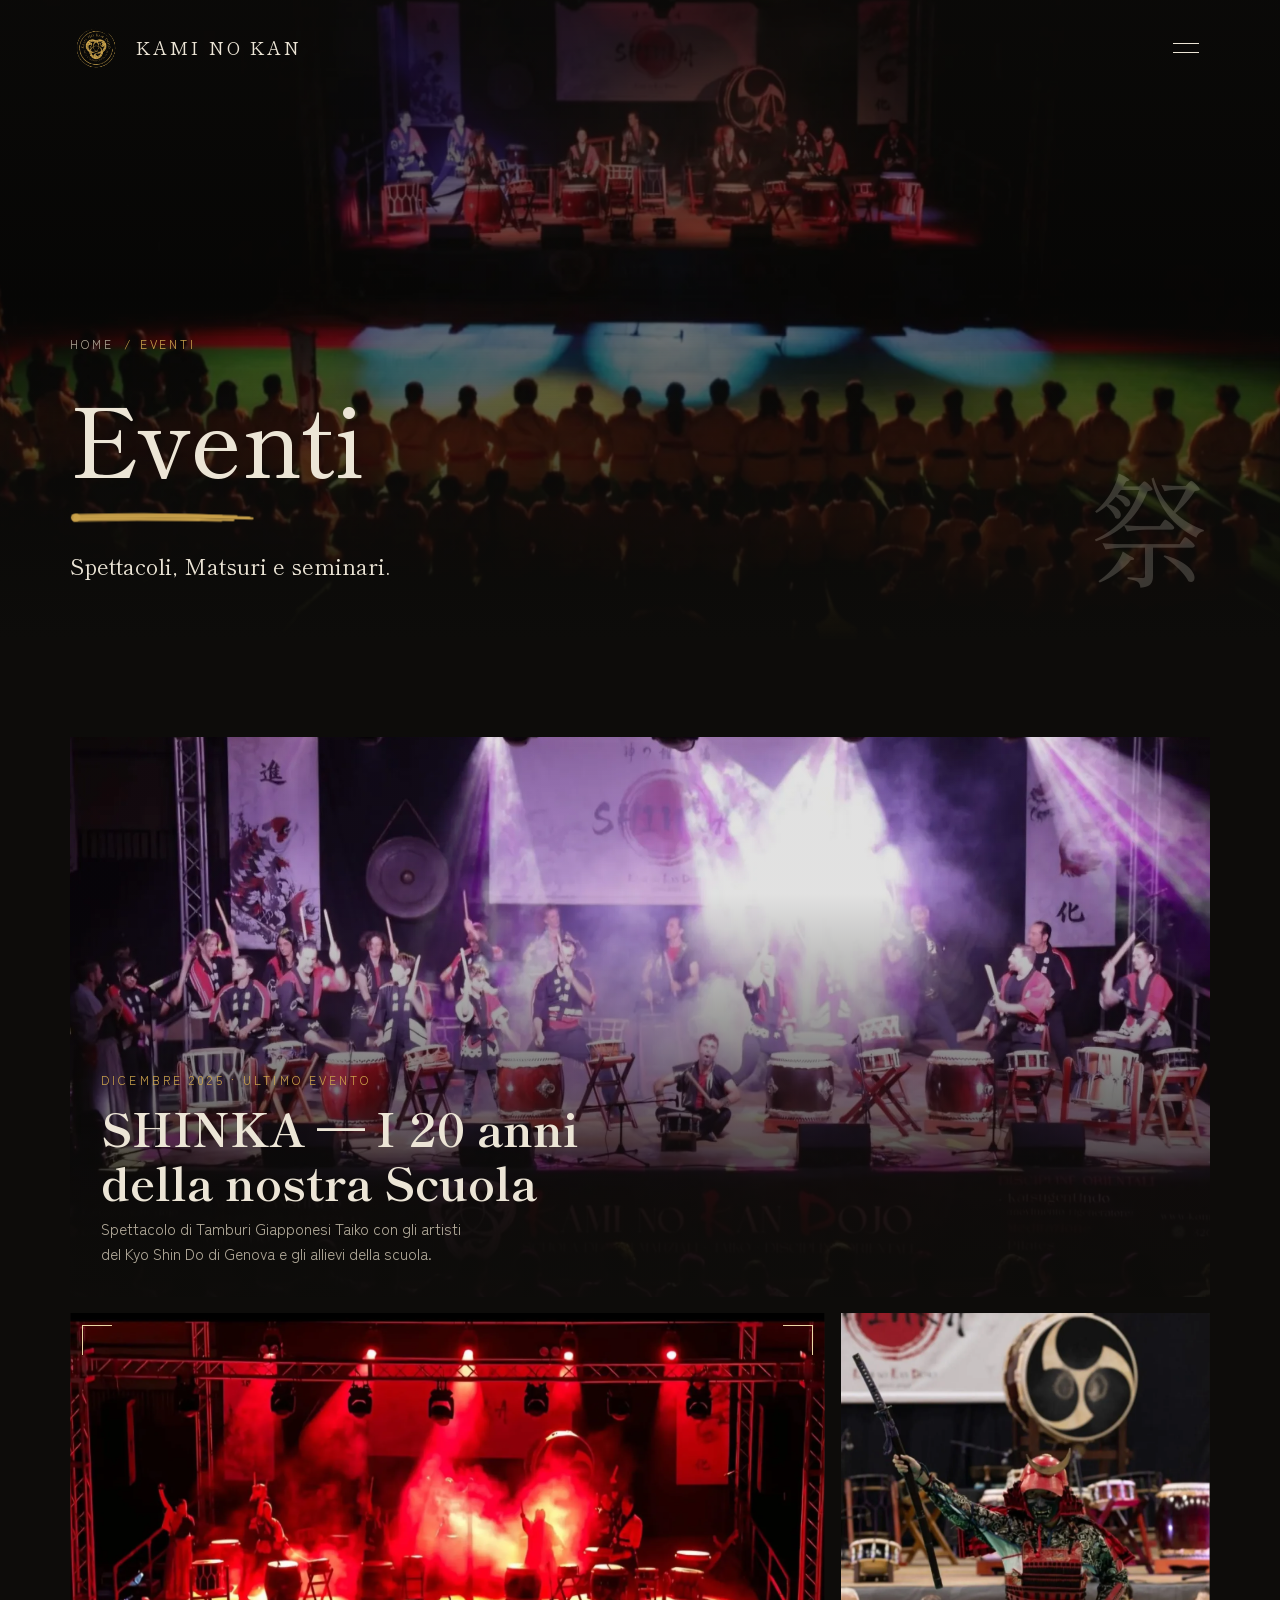
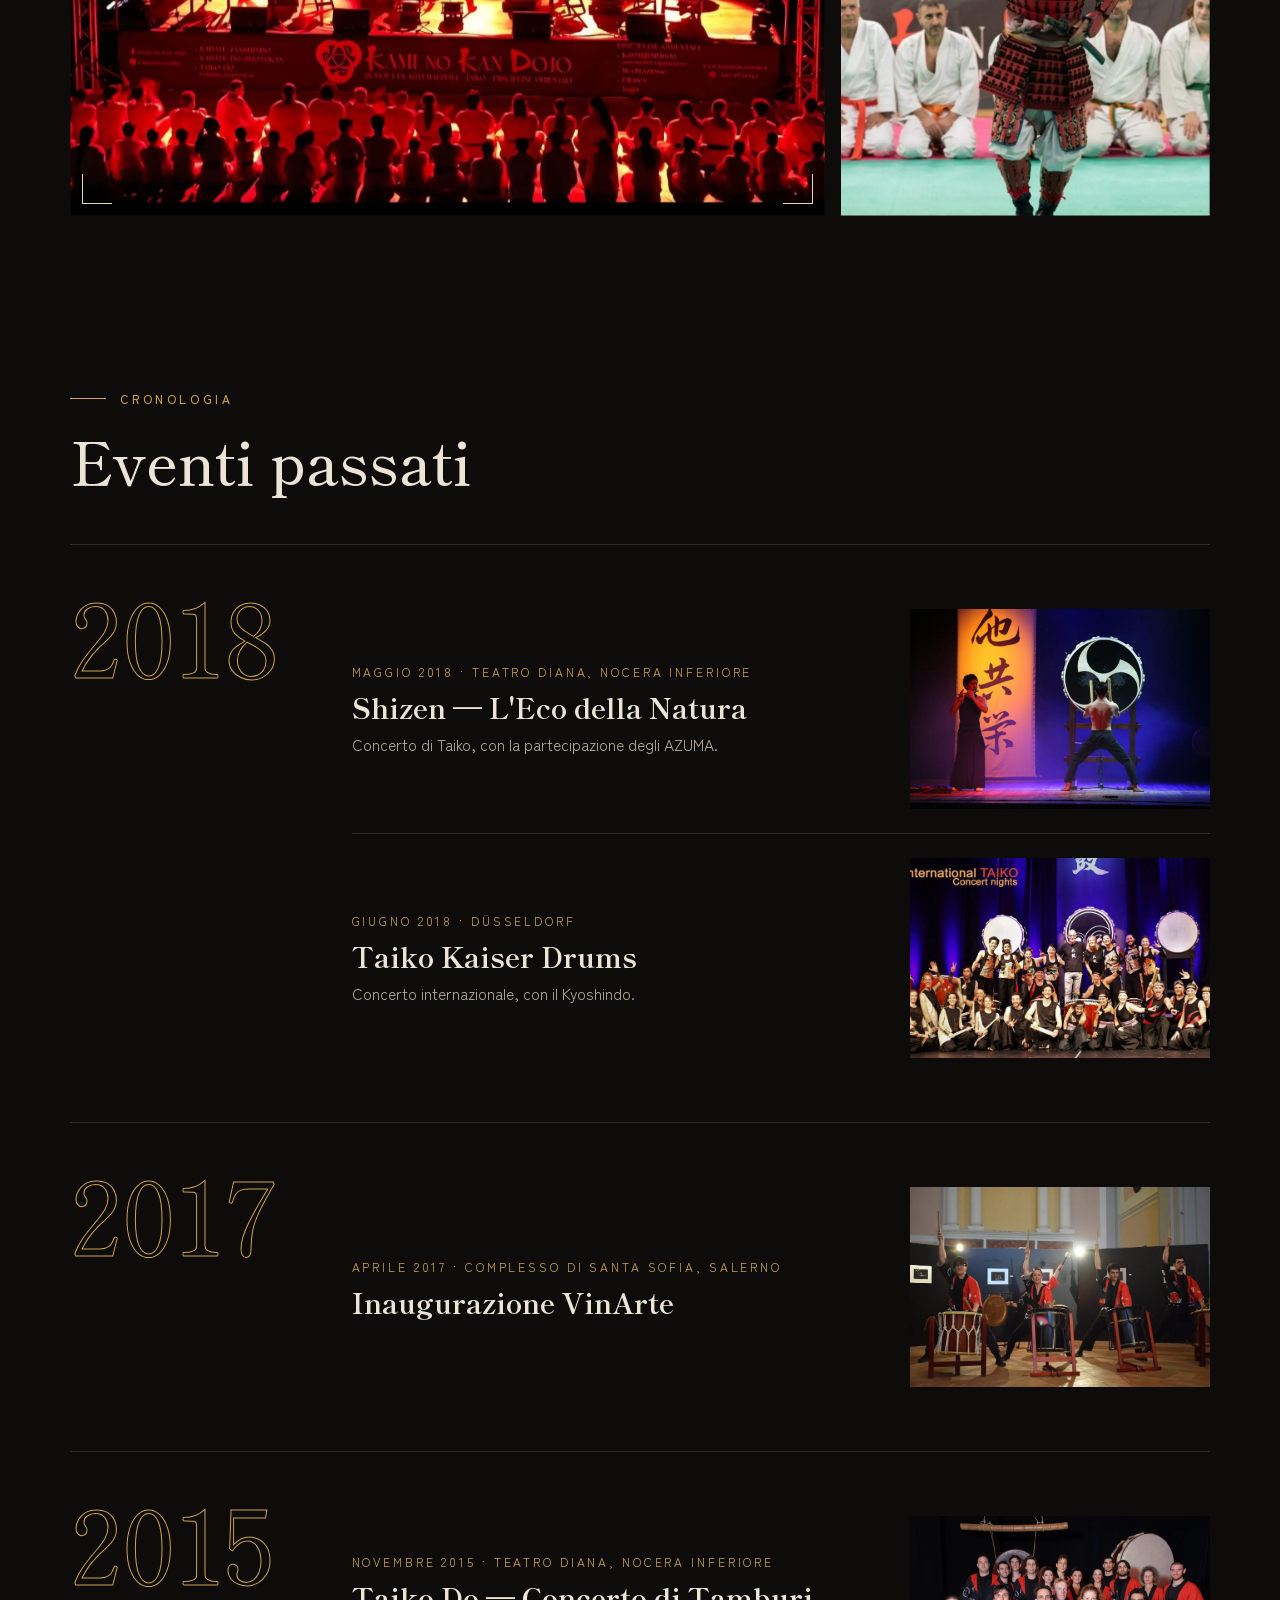
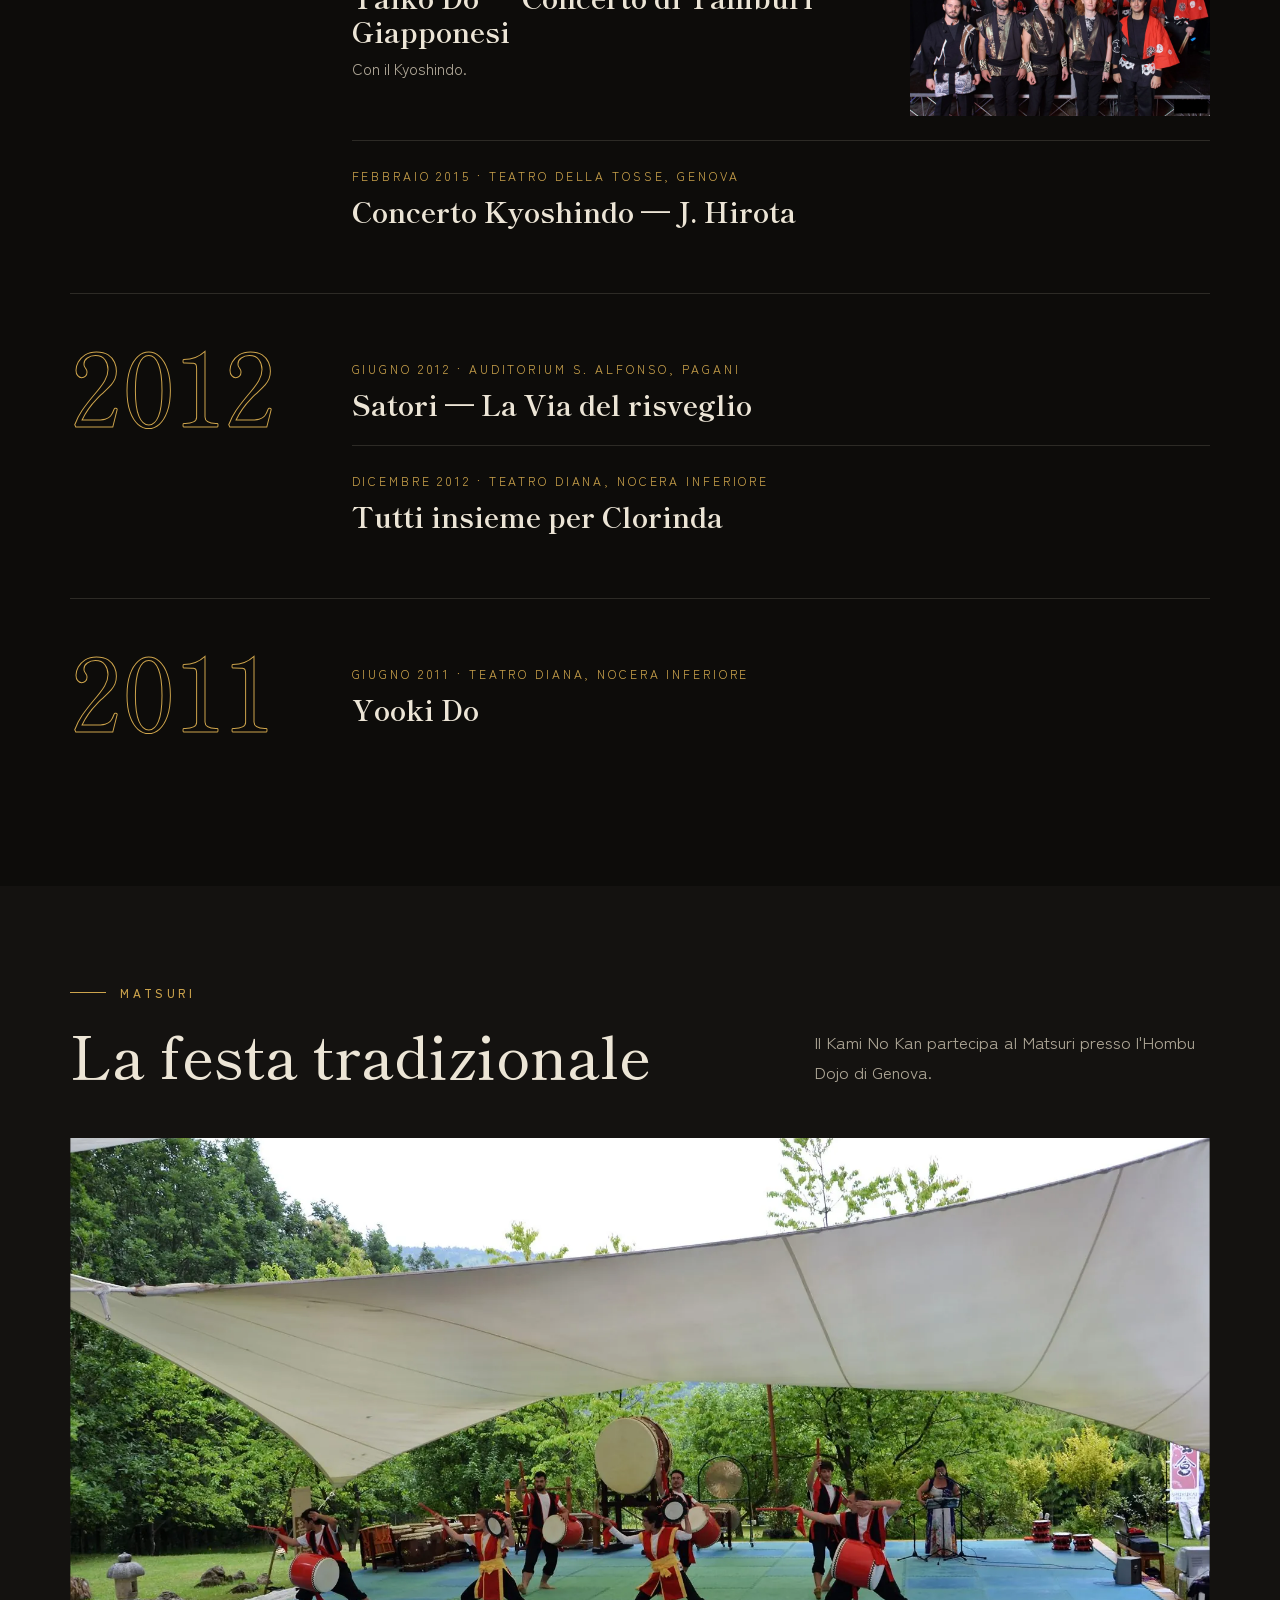
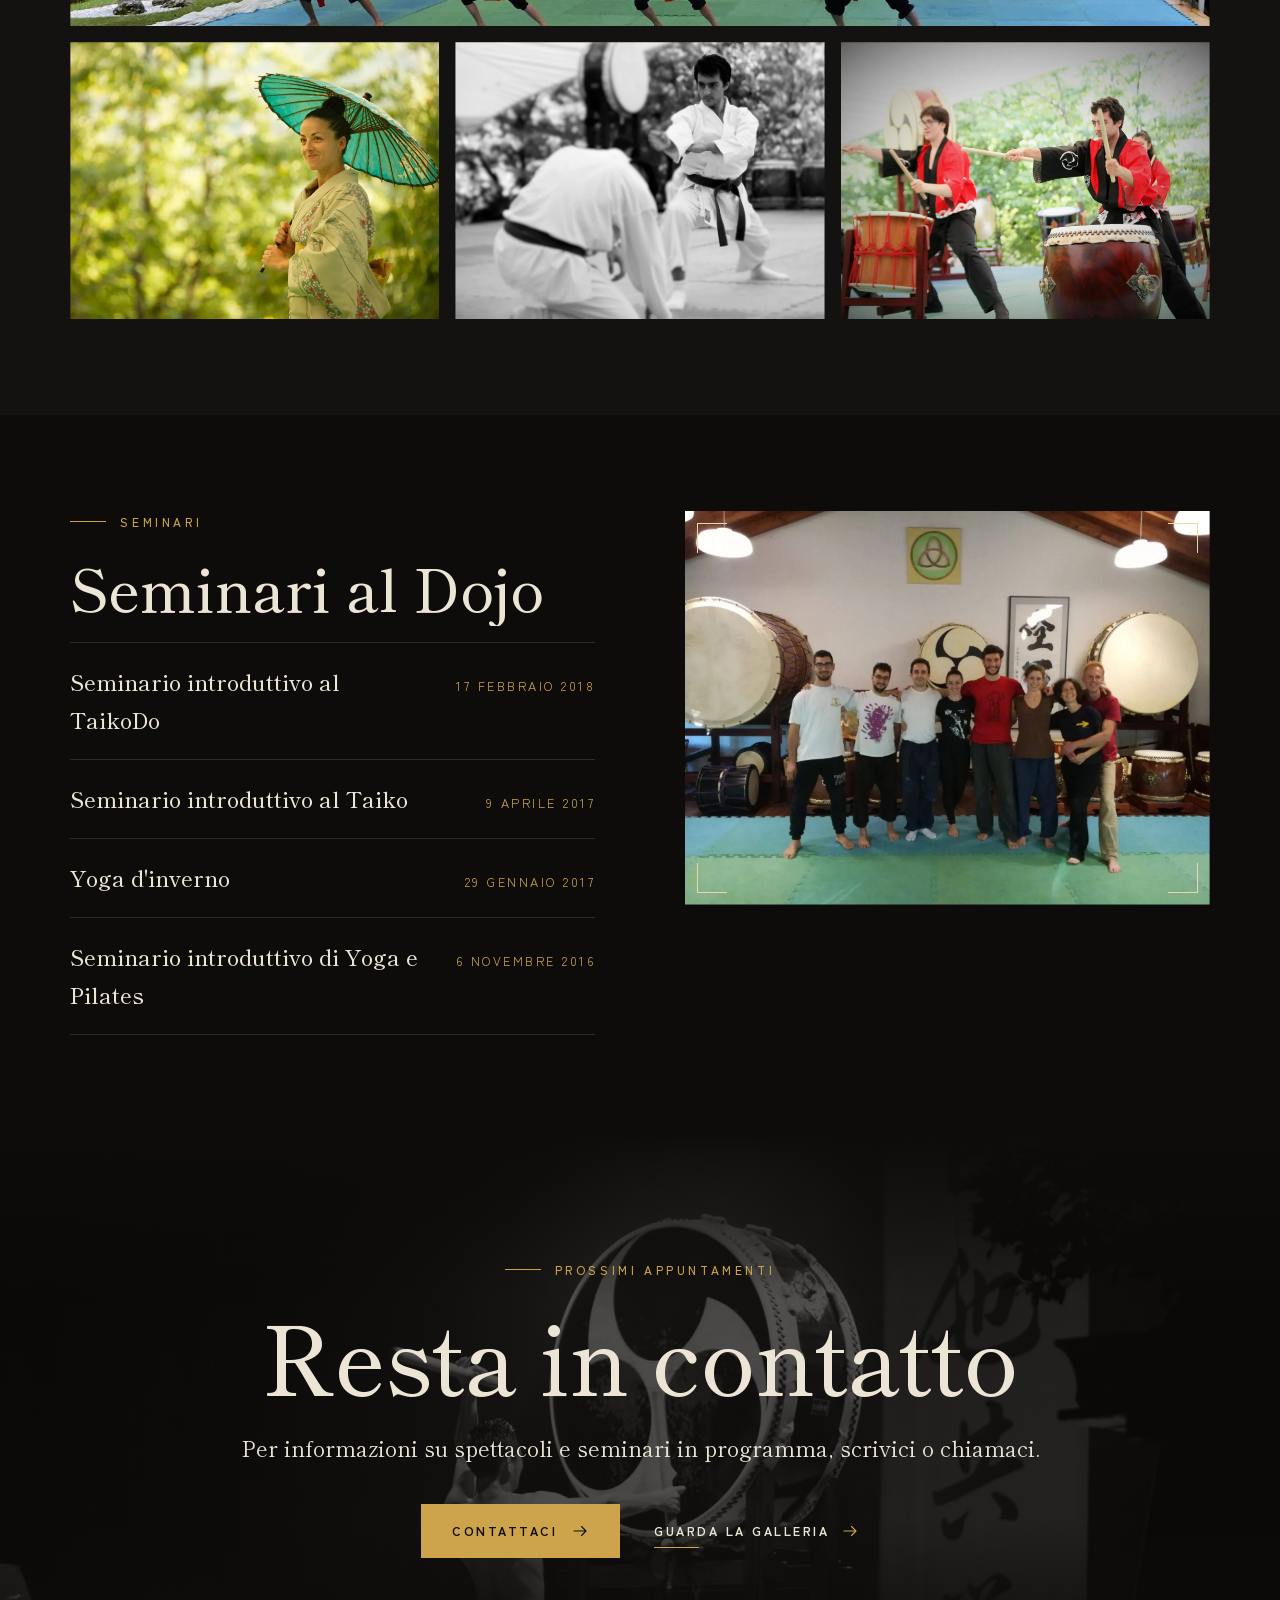
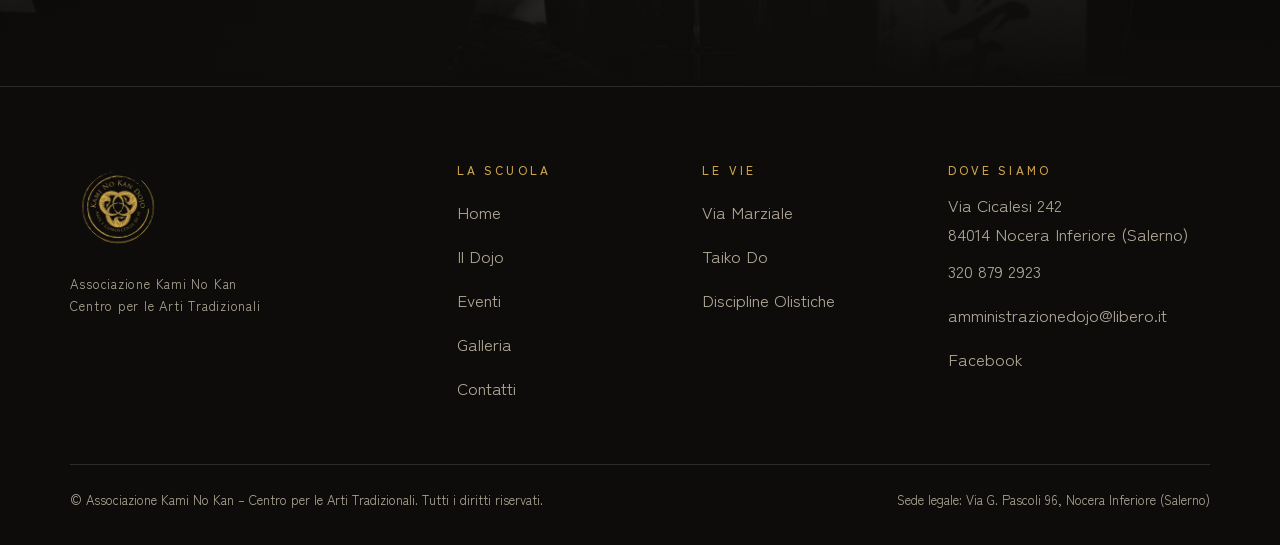
<file: eventi.html>
<!doctype html>
<html lang="it">
<head>
<meta charset="utf-8">
<meta name="viewport" content="width=device-width, initial-scale=1">
<title>Eventi — Kami No Kan Dojo</title>
<meta name="description" content="Spettacoli di Taiko, Matsuri e seminari del Kami No Kan Dojo: da SHINKA, i 20 anni della Scuola, agli eventi passati.">
<meta name="theme-color" content="#0d0c0a">
<meta property="og:type" content="website">
<meta property="og:locale" content="it_IT">
<meta property="og:site_name" content="Kami No Kan Dojo">
<meta property="og:title" content="Eventi — Kami No Kan Dojo">
<meta property="og:description" content="Spettacoli di Taiko, Matsuri e seminari del Kami No Kan Dojo: da SHINKA, i 20 anni della Scuola, agli eventi passati.">
<meta property="og:url" content="https://www.kaminokandojo.it/eventi.html">
<meta property="og:image" content="https://www.kaminokandojo.it/assets/og.jpg">
<meta name="twitter:card" content="summary_large_image">
<link rel="canonical" href="https://www.kaminokandojo.it/eventi.html">
<link rel="icon" type="image/png" href="assets/favicon.png">
<link rel="apple-touch-icon" href="assets/apple-touch-icon.png">
<link rel="preconnect" href="https://fonts.googleapis.com">
<link rel="preconnect" href="https://fonts.gstatic.com" crossorigin>
<link rel="stylesheet" href="https://fonts.googleapis.com/css2?family=Shippori+Mincho:wght@400;500;600;700&amp;family=Zen+Kaku+Gothic+New:wght@400;500;700&amp;display=swap">
<link rel="stylesheet" href="css/site.css">
<script src="js/site.js" defer></script>
</head>
<body>
<a class="skip" href="#contenuto">Vai al contenuto</a>
<div class="knk is-motion">

  <div class="progress" aria-hidden="true"></div>

  <header class="nav">
    <div class="nav__in">
      <a class="brand" href="./" aria-label="Kami No Kan Dojo, torna alla home">
        <img src="assets/img/logo.webp" alt="" width="52" height="52">
        <span>Kami No Kan</span>
      </a>
      <nav class="nav__links" aria-label="Principale">
        <a href="./">Home</a>
        <a href="il-dojo.html">Il Dojo</a>
        <a href="via-marziale.html">Via Marziale</a>
        <a href="taiko.html">Taiko</a>
        <a href="discipline-olistiche.html">Discipline Olistiche</a>
        <a href="eventi.html" aria-current="page">Eventi</a>
        <a href="galleria.html">Galleria</a>
        <a class="btn btn--sm" href="contatti.html">Contatti</a>
      </nav>
      <button class="burger" type="button" aria-label="Apri il menu" aria-expanded="false" aria-controls="menu"><i></i><i></i></button>
    </div>
  </header>
  <div class="menu" id="menu">
    <a href="./" class="i0"><small>01</small>Home</a>
    <a href="il-dojo.html" class="i1"><small>02</small>Il Dojo</a>
    <a href="via-marziale.html" class="i2"><small>03</small>Via Marziale</a>
    <a href="taiko.html" class="i3"><small>04</small>Taiko</a>
    <a href="discipline-olistiche.html" class="i4"><small>05</small>Discipline Olistiche</a>
    <a href="eventi.html" class="i5"><small>06</small>Eventi</a>
    <a href="galleria.html" class="i6"><small>07</small>Galleria</a>
    <a href="contatti.html" class="i7"><small>08</small>Contatti</a>
  </div>

  <main id="contenuto">

    <section class="phero onload">
      <div class="phero__media"><img data-px="-0.2" src="assets/img/shinka-platea.webp" alt="" width="2000" height="1064" fetchpriority="high"></div>
      <span class="phero__kanji" lang="ja" aria-hidden="true">祭</span>
      <div class="wrap">
        <p class="crumb fadeup"><a href="./">Home</a><span>/ Eventi</span></p>
        <h1 class="display phero__title"><span class="line"><span class="i1">Eventi</span></span></h1>
        <svg class="brush enso" viewBox="0 0 240 24" aria-hidden="true"><ellipse class="enso__blot" cx="7" cy="12" rx="6" ry="5"/><path class="enso__b" pathLength="1" d="M6.56 7.78Q88.95 5.8 171.35 8.55" stroke-width="0.9" opacity="0.84"/><path class="enso__b" pathLength="1" d="M3.08 8.95Q96.46 5.45 189.84 9.2" stroke-width="1.91" opacity="0.69"/><path class="enso__b" pathLength="1" d="M5.68 10.09Q106.96 7.12 208.24 10" stroke-width="2.38" opacity="0.84"/><path class="enso__b" pathLength="1" d="M5.52 11.23Q114.86 8.44 224.21 12.11" stroke-width="3.48" opacity="0.87"/><path class="enso__b" pathLength="1" d="M5.69 13.07Q116.81 9.58 227.92 12.95" stroke-width="3.1" opacity="0.85"/><path class="enso__b" pathLength="1" d="M3.77 14.41Q104.07 12.4 204.36 15.27" stroke-width="2.47" opacity="0.99"/><path class="enso__b" pathLength="1" d="M4.35 15.66Q96.78 12.64 189.22 16.49" stroke-width="2.1" opacity="0.62"/><path class="enso__b" pathLength="1" d="M4.4 16.93Q83.21 15.13 162.03 15.98" stroke-width="0.9" opacity="0.84"/></svg>
        <p class="lead phero__sub fadeup i3">Spettacoli, Matsuri e seminari.</p>
      </div>
    </section>

    <section class="sec sec--tight">
      <div class="wrap">
        <article class="card card--xl" data-rv="up">
          <img src="assets/img/shinka-palco.webp" alt="" width="2000" height="1233" loading="lazy" decoding="async">
          <span class="card__date">Dicembre 2025 · Ultimo evento</span>
          <h2 class="card__t">SHINKA — I 20 anni della nostra Scuola</h2>
          <p class="card__d">Spettacolo di Tamburi Giapponesi Taiko con gli artisti del Kyo Shin Do di Genova e gli allievi della scuola.</p>
        </article>
        <div class="mosaic" style="margin-top:16px">
          <figure class="ph r32 m8 ph--corners" data-rv="img"><img src="assets/img/shinka-rosso.webp" alt="SHINKA: il palco in luce rossa davanti agli allievi schierati" width="2000" height="1251" loading="lazy" decoding="async"></figure>
          <figure class="ph fill m4 d1" data-rv="img"><img src="assets/img/shinka-samurai.webp" alt="SHINKA: un samurai in armatura davanti al grande tamburo" width="1080" height="1679" loading="lazy" decoding="async"></figure>
        </div>
      </div>
    </section>

    <section class="sec">
      <div class="wrap">
        <div class="sec__head">
          <div>
            <p class="eyebrow" data-rv="up">Cronologia</p>
            <h2 class="h2" data-rv="rise"><span class="line"><span>Eventi passati</span></span></h2>
          </div>
        </div>

        <div class="year" data-rv="up">
          <div class="year__n">2018</div>
          <div>
            <article class="ev">
              <div>
                <p class="ev__when">Maggio 2018 · Teatro Diana, Nocera Inferiore</p>
                <h3 class="ev__t">Shizen — L'Eco della Natura</h3>
                <p class="ev__d">Concerto di Taiko, con la partecipazione degli AZUMA.</p>
              </div>
              <figure class="ph r32"><img src="assets/img/shizen-2.webp" alt="Flauto e grande tamburo sul palco di Shizen" width="1800" height="1200" loading="lazy" decoding="async"></figure>
            </article>
            <article class="ev">
              <div>
                <p class="ev__when">Giugno 2018 · Düsseldorf</p>
                <h3 class="ev__t">Taiko Kaiser Drums</h3>
                <p class="ev__d">Concerto internazionale, con il Kyoshindo.</p>
              </div>
              <figure class="ph r32"><img src="assets/img/kaiser-drums.webp" alt="Foto di gruppo sul palco del concerto di Düsseldorf" width="1600" height="960" loading="lazy" decoding="async"></figure>
            </article>
          </div>
        </div>

        <div class="year" data-rv="up">
          <div class="year__n">2017</div>
          <div>
            <article class="ev">
              <div>
                <p class="ev__when">Aprile 2017 · Complesso di Santa Sofia, Salerno</p>
                <h3 class="ev__t">Inaugurazione VinArte</h3>
              </div>
              <figure class="ph r32"><img src="assets/img/vinarte-1.webp" alt="Il gruppo di Taiko durante l'esibizione a Salerno" width="1600" height="1066" loading="lazy" decoding="async"></figure>
            </article>
          </div>
        </div>

        <div class="year" data-rv="up">
          <div class="year__n">2015</div>
          <div>
            <article class="ev">
              <div>
                <p class="ev__when">Novembre 2015 · Teatro Diana, Nocera Inferiore</p>
                <h3 class="ev__t">Taiko Do — Concerto di Tamburi Giapponesi</h3>
                <p class="ev__d">Con il Kyoshindo.</p>
              </div>
              <figure class="ph r32"><img src="assets/img/taiko-gruppo.webp" alt="Il gruppo di Taiko in costume di scena" width="1800" height="1200" loading="lazy" decoding="async"></figure>
            </article>
            <article class="ev">
              <div>
                <p class="ev__when">Febbraio 2015 · Teatro della Tosse, Genova</p>
                <h3 class="ev__t">Concerto Kyoshindo — J. Hirota</h3>
              </div>
            </article>
          </div>
        </div>

        <div class="year" data-rv="up">
          <div class="year__n">2012</div>
          <div>
            <article class="ev">
              <div>
                <p class="ev__when">Giugno 2012 · Auditorium S. Alfonso, Pagani</p>
                <h3 class="ev__t">Satori — La Via del risveglio</h3>
              </div>
            </article>
            <article class="ev">
              <div>
                <p class="ev__when">Dicembre 2012 · Teatro Diana, Nocera Inferiore</p>
                <h3 class="ev__t">Tutti insieme per Clorinda</h3>
              </div>
            </article>
          </div>
        </div>

        <div class="year" data-rv="up">
          <div class="year__n">2011</div>
          <div>
            <article class="ev">
              <div>
                <p class="ev__when">Giugno 2011 · Teatro Diana, Nocera Inferiore</p>
                <h3 class="ev__t">Yooki Do</h3>
              </div>
            </article>
          </div>
        </div>
      </div>
    </section>

    <section class="sec sec--alt">
      <div class="wrap">
        <div class="sec__head">
          <div>
            <p class="eyebrow" data-rv="up">Matsuri</p>
            <h2 class="h2" data-rv="rise"><span class="line"><span>La festa tradizionale</span></span></h2>
          </div>
          <p class="txt" data-rv="up">Il Kami No Kan partecipa al Matsuri presso l'Hombu Dojo di Genova.</p>
        </div>
        <div class="mosaic">
          <figure class="ph r219" data-rv="img"><img src="assets/img/matsuri-eisa.webp" alt="Danza Eisa con i tamburi sotto le vele del Matsuri" width="1900" height="933" loading="lazy" decoding="async"></figure>
          <figure class="ph r43 m4" data-rv="img"><img src="assets/img/matsuri-kimono.webp" alt="Kimono e ombrello tradizionale nel verde" width="1600" height="1066" loading="lazy" decoding="async"></figure>
          <figure class="ph r43 m4 d1" data-rv="img"><img src="assets/img/karate-kata.webp" alt="Dimostrazione di Karate al Matsuri" width="1800" height="1200" loading="lazy" decoding="async"></figure>
          <figure class="ph r43 m4 d2" data-rv="img"><img src="assets/img/matsuri-taiko.webp" alt="Taiko al Matsuri" width="1600" height="1074" loading="lazy" decoding="async"></figure>
        </div>
      </div>
    </section>

    <section class="sec">
      <div class="wrap split split--top">
        <div class="stack">
          <p class="eyebrow" data-rv="up">Seminari</p>
          <h2 class="h2" data-rv="rise"><span class="line"><span>Seminari al Dojo</span></span></h2>
          <ul class="rows" data-rv="up">
            <li><b>Seminario introduttivo al TaikoDo</b><span>17 febbraio 2018</span></li>
            <li><b>Seminario introduttivo al Taiko</b><span>9 aprile 2017</span></li>
            <li><b>Yoga d'inverno</b><span>29 gennaio 2017</span></li>
            <li><b>Seminario introduttivo di Yoga e Pilates</b><span>6 novembre 2016</span></li>
          </ul>
        </div>
        <figure class="ph r43 ph--corners" data-rv="img"><img src="assets/img/seminari-3.webp" alt="I partecipanti a un seminario di Taiko nel Dojo" width="1600" height="1200" loading="lazy" decoding="async"></figure>
      </div>
    </section>

    <section class="cta">
      <div class="cta__bg"><img data-px="-0.1" src="assets/img/shizen-1.webp" alt="" width="1920" height="1280" loading="lazy" decoding="async"></div>
      <div class="wrap cta__in">
        <p class="eyebrow eyebrow--c" data-rv="up">Prossimi appuntamenti</p>
        <h2 class="display" data-rv="rise"><span class="line"><span>Resta in contatto</span></span></h2>
        <p class="lead" data-rv="up">Per informazioni su spettacoli e seminari in programma, scrivici o chiamaci.</p>
        <div class="cta__row d1" data-rv="up">
          <a class="btn btn--solid" href="contatti.html">Contattaci <svg class="ico" viewBox="0 0 24 24" aria-hidden="true"><path d="M4 12h16M14 6l6 6-6 6"></path></svg></a>
          <a class="more" href="galleria.html">Guarda la galleria <svg class="ico" viewBox="0 0 24 24" aria-hidden="true"><path d="M4 12h16M14 6l6 6-6 6"></path></svg></a>
        </div>
      </div>
    </section>

  </main>

  <footer class="foot">
    <div class="wrap">
      <div class="foot__grid">
        <div class="foot__brand">
          <img src="assets/img/logo.webp" alt="Kami No Kan Dojo — Arte e Conoscenza di Sé" width="96" height="96" loading="lazy" decoding="async">
          <p class="small">Associazione Kami No Kan<br>Centro per le Arti Tradizionali</p>
        </div>
        <div>
          <h3>La Scuola</h3>
          <ul>
            <li><a href="./">Home</a></li>
            <li><a href="il-dojo.html">Il Dojo</a></li>
            <li><a href="eventi.html">Eventi</a></li>
            <li><a href="galleria.html">Galleria</a></li>
            <li><a href="contatti.html">Contatti</a></li>
          </ul>
        </div>
        <div>
          <h3>Le Vie</h3>
          <ul>
            <li><a href="via-marziale.html">Via Marziale</a></li>
            <li><a href="taiko.html">Taiko Do</a></li>
            <li><a href="discipline-olistiche.html">Discipline Olistiche</a></li>
          </ul>
        </div>
        <div>
          <h3>Dove siamo</h3>
          <ul>
            <li>Via Cicalesi 242<br>84014 Nocera Inferiore (Salerno)</li>
            <li><a href="tel:+393208792923">320 879 2923</a></li>
            <li><a href="mailto:amministrazionedojo@libero.it">amministrazionedojo@libero.it</a></li>
            <li><a href="https://www.facebook.com/kaminokandojo/" target="_blank" rel="noopener">Facebook</a></li>
          </ul>
        </div>
      </div>
      <div class="foot__legal">
        <span>© Associazione Kami No Kan – Centro per le Arti Tradizionali. Tutti i diritti riservati.</span>
        <span>Sede legale: Via G. Pascoli 96, Nocera Inferiore (Salerno)</span>
      </div>
    </div>
  </footer>

</div>
</body>
</html>
</file>
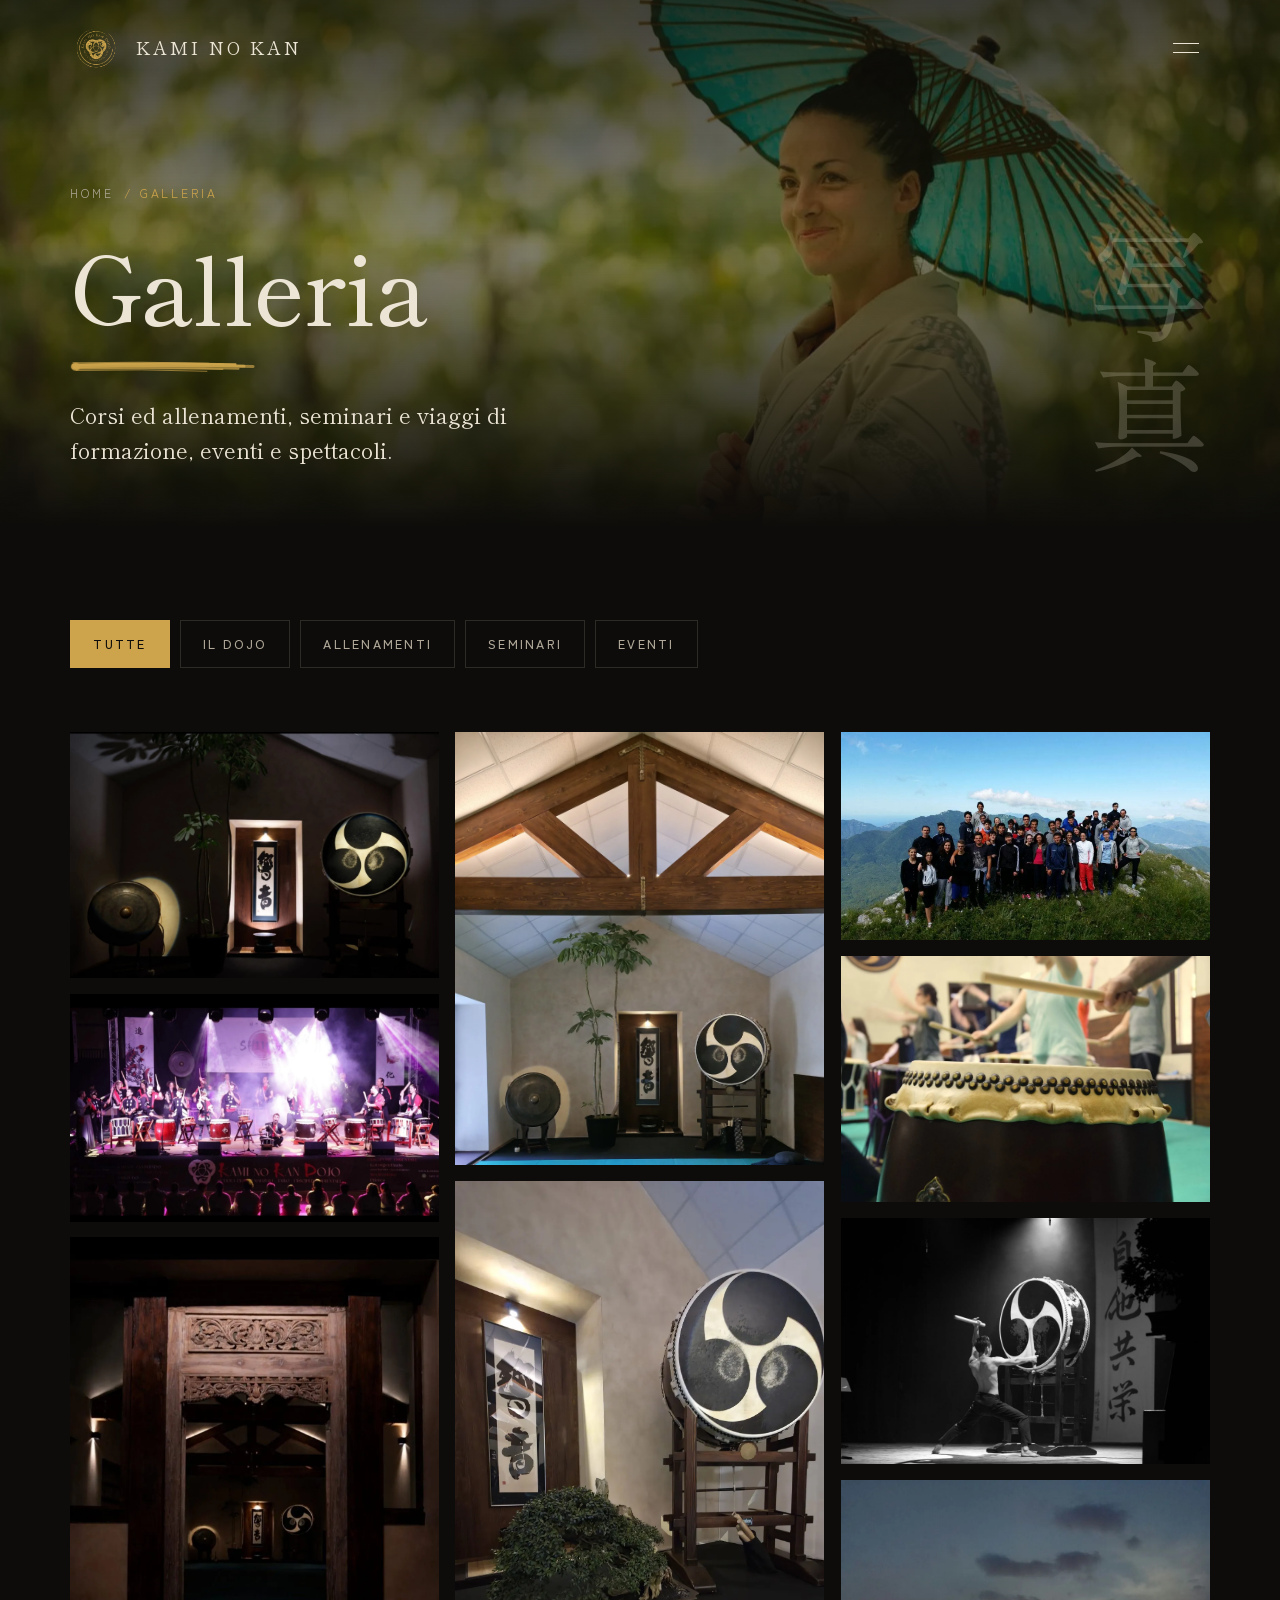
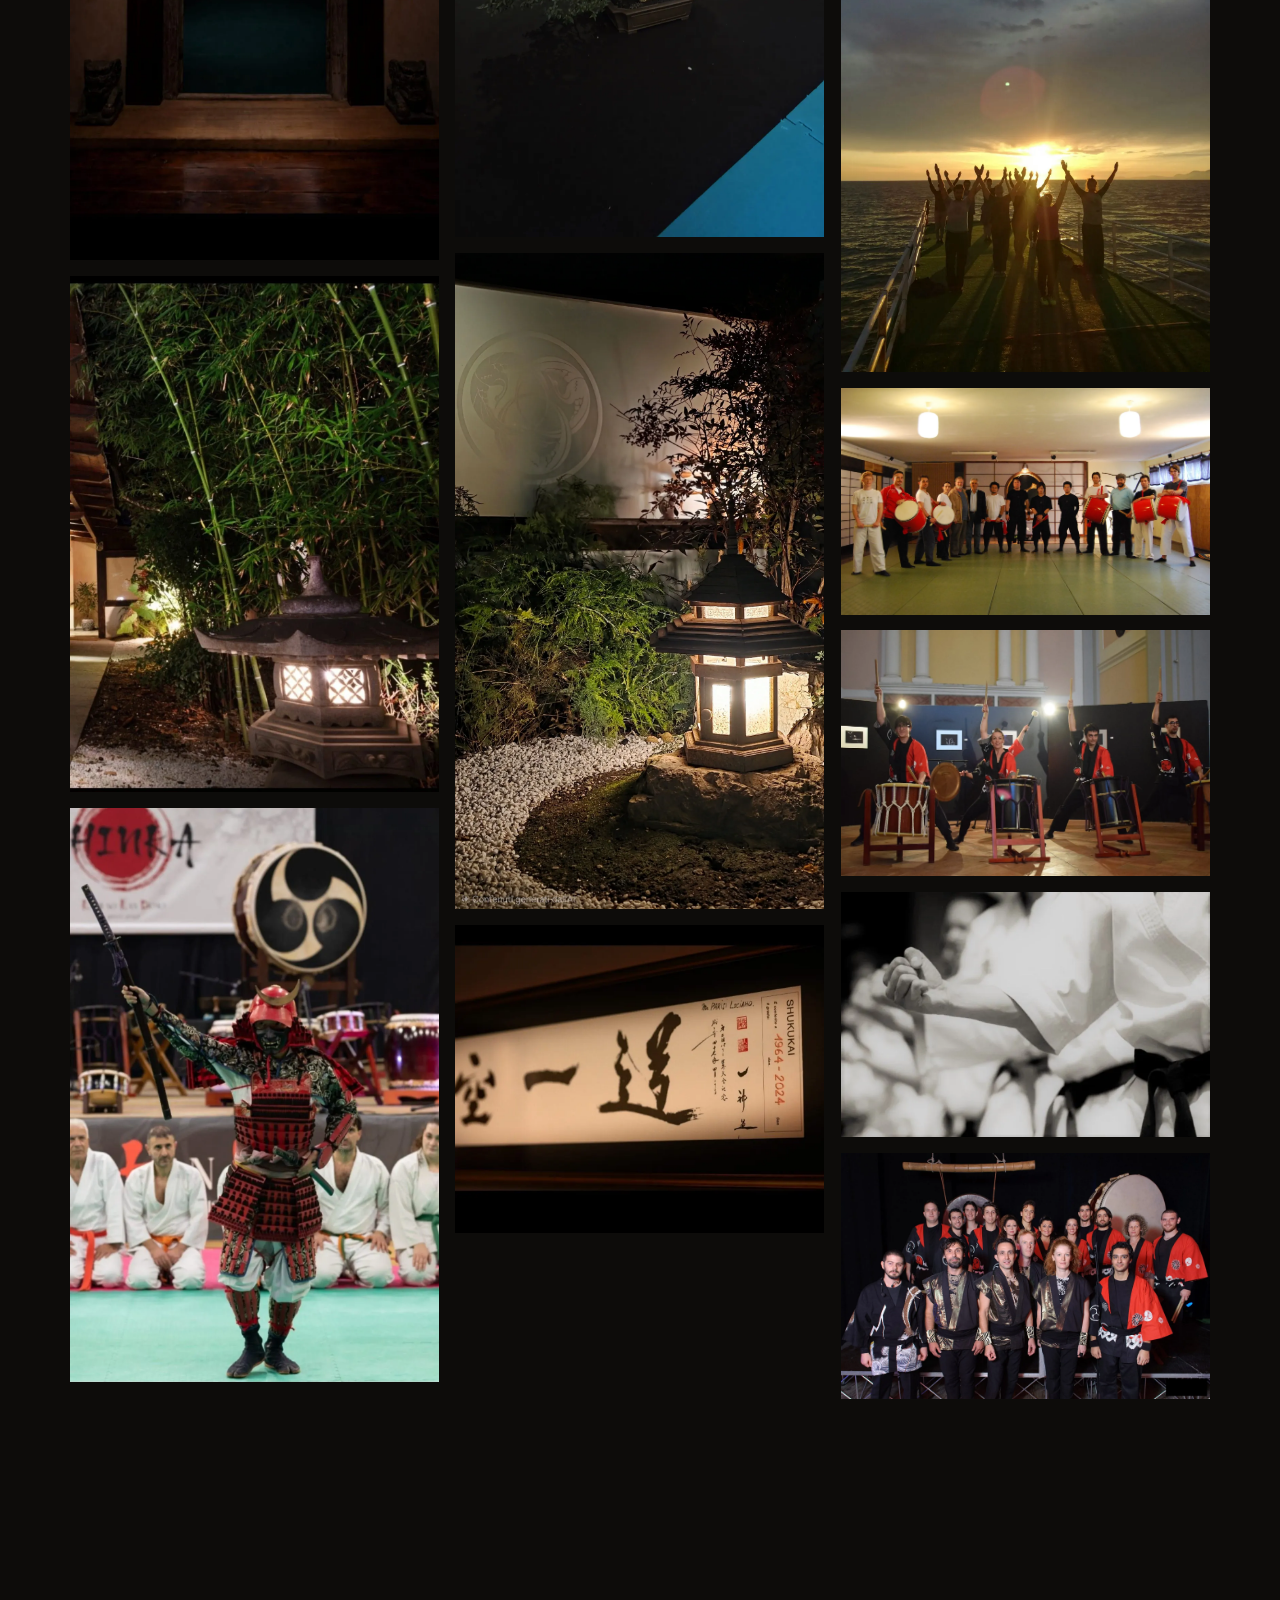
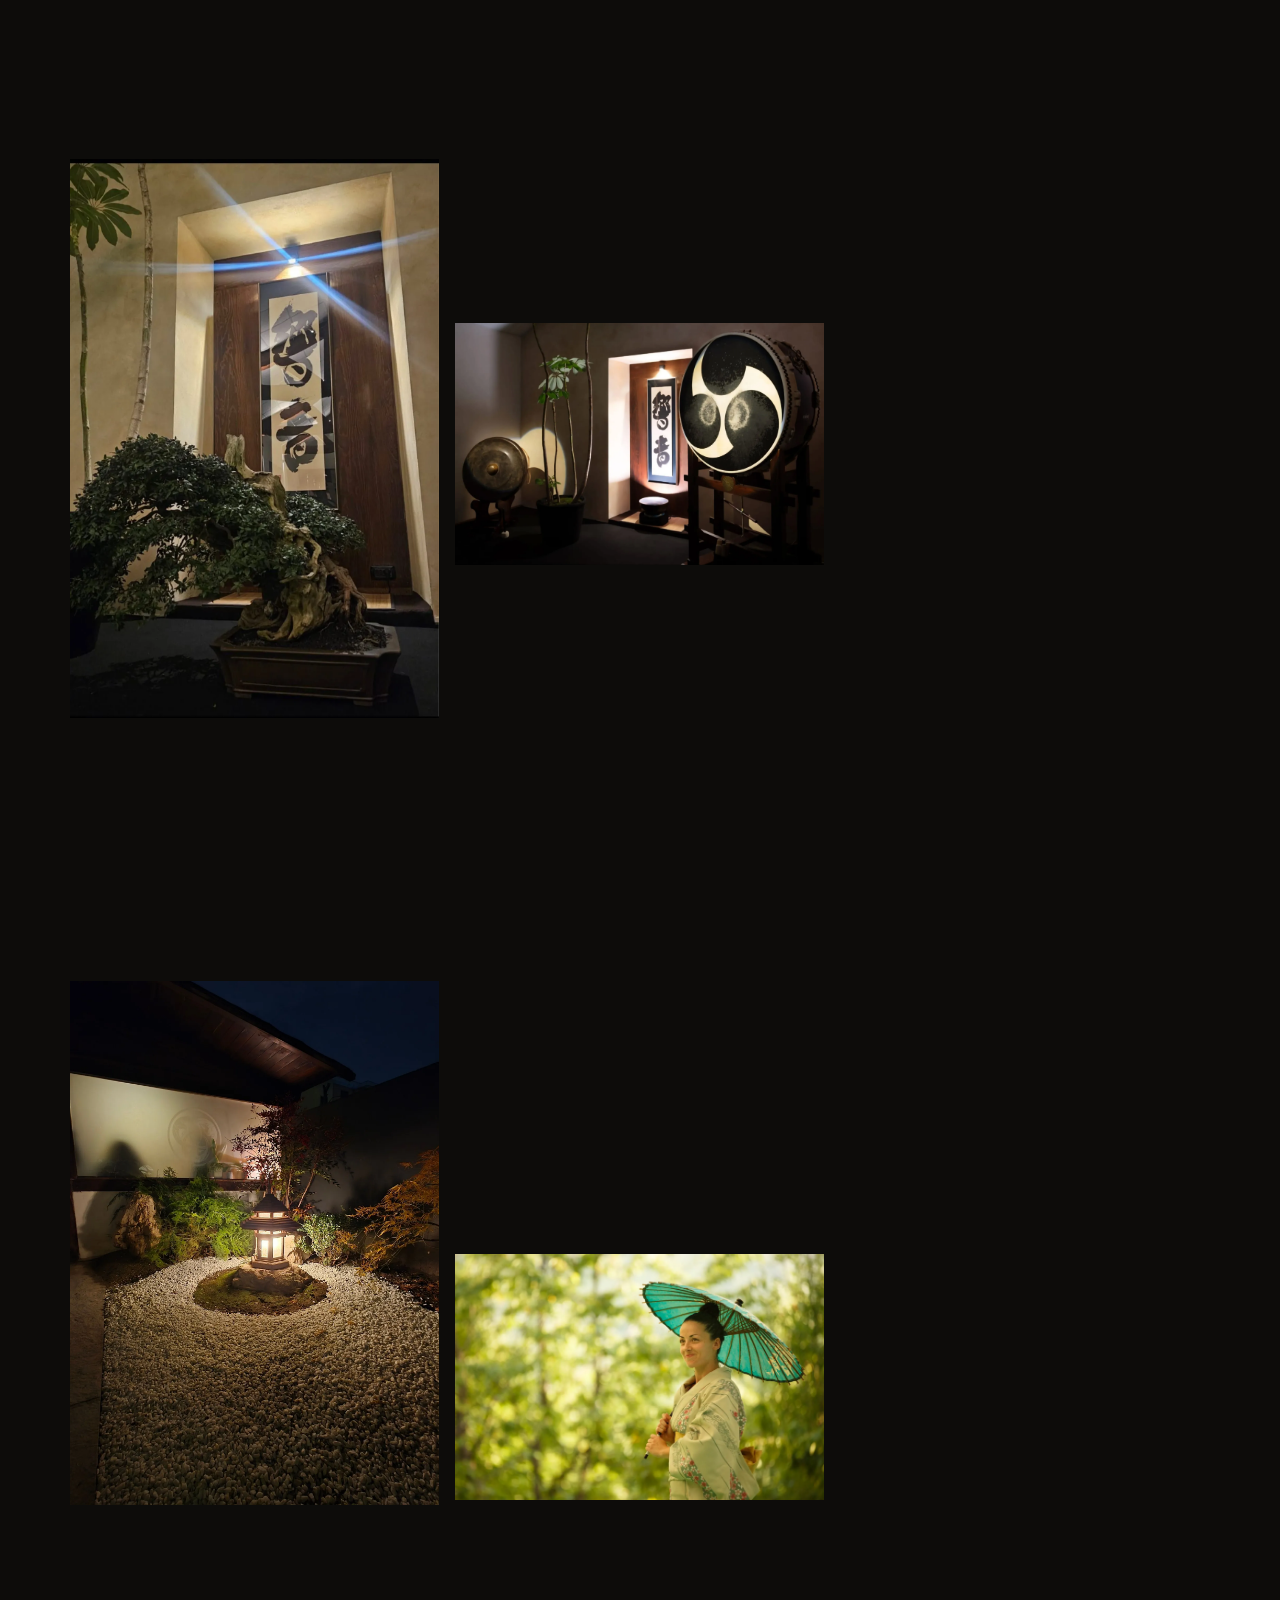
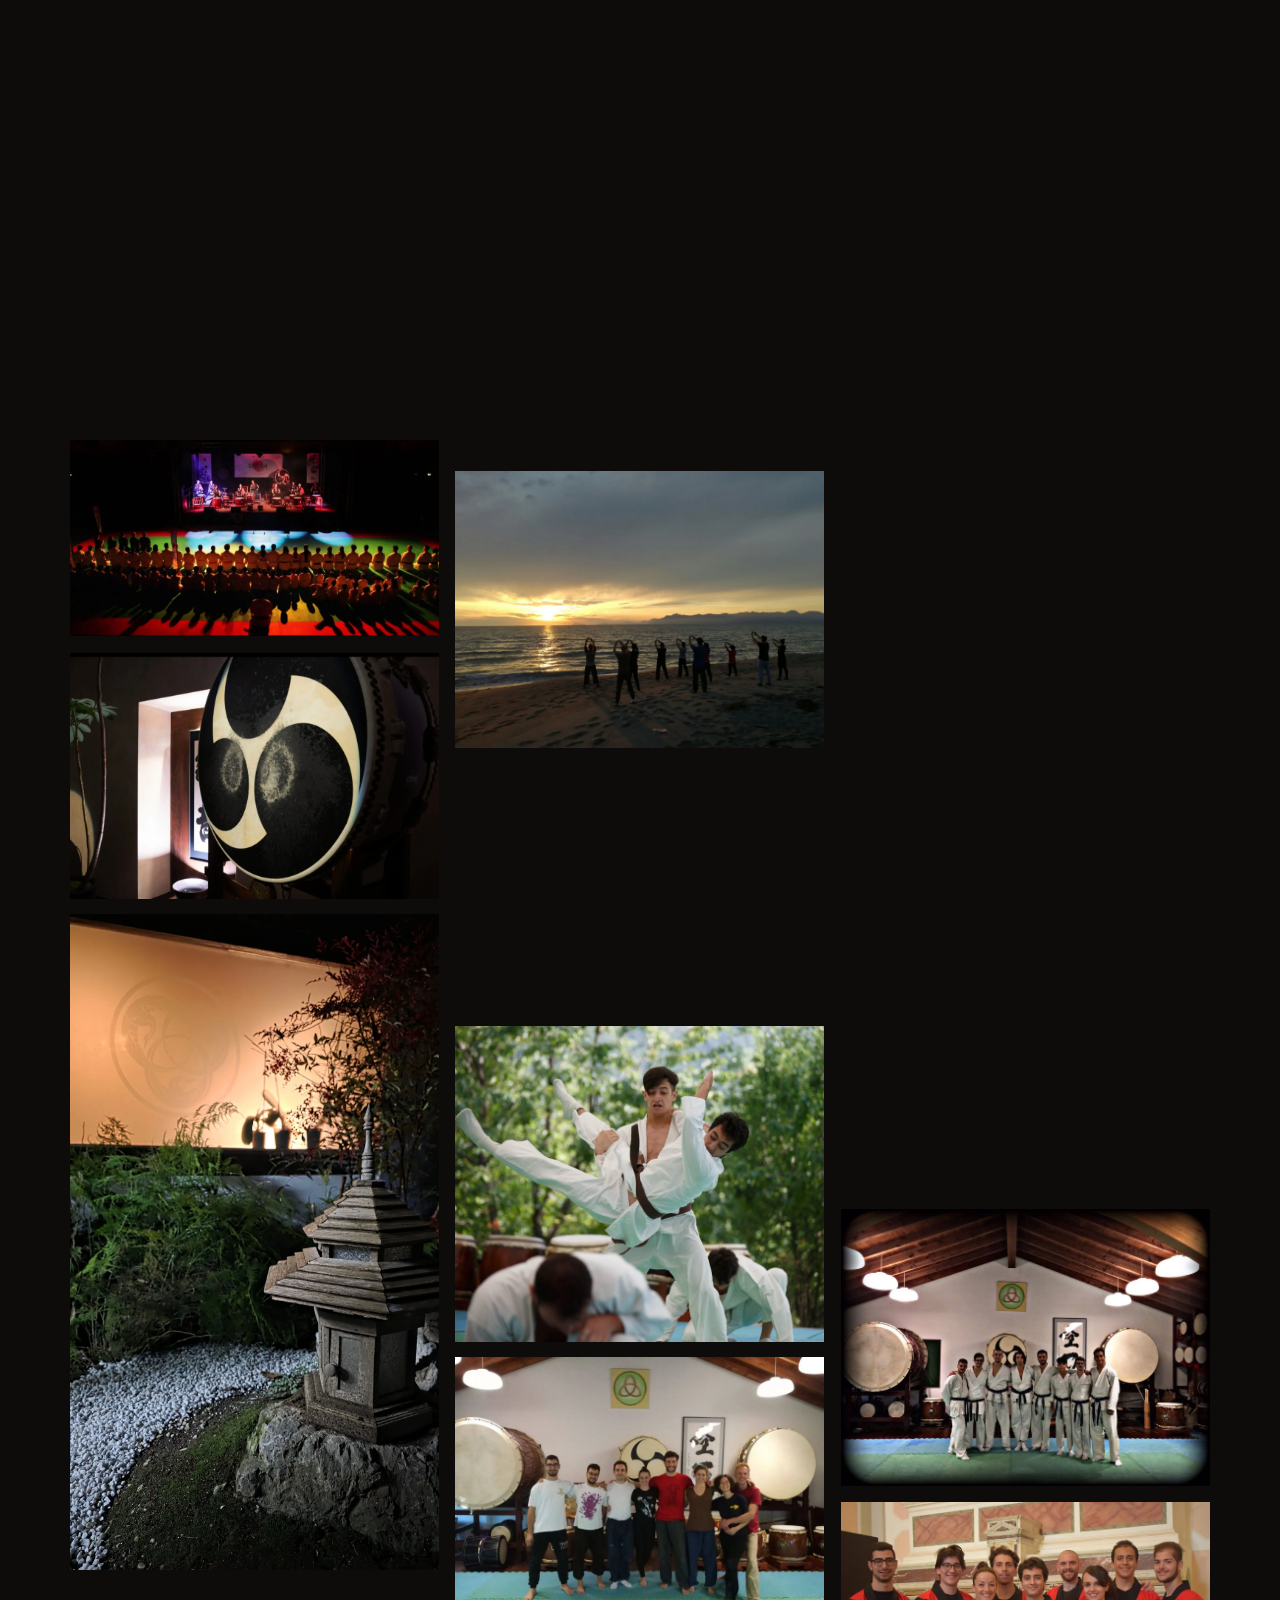
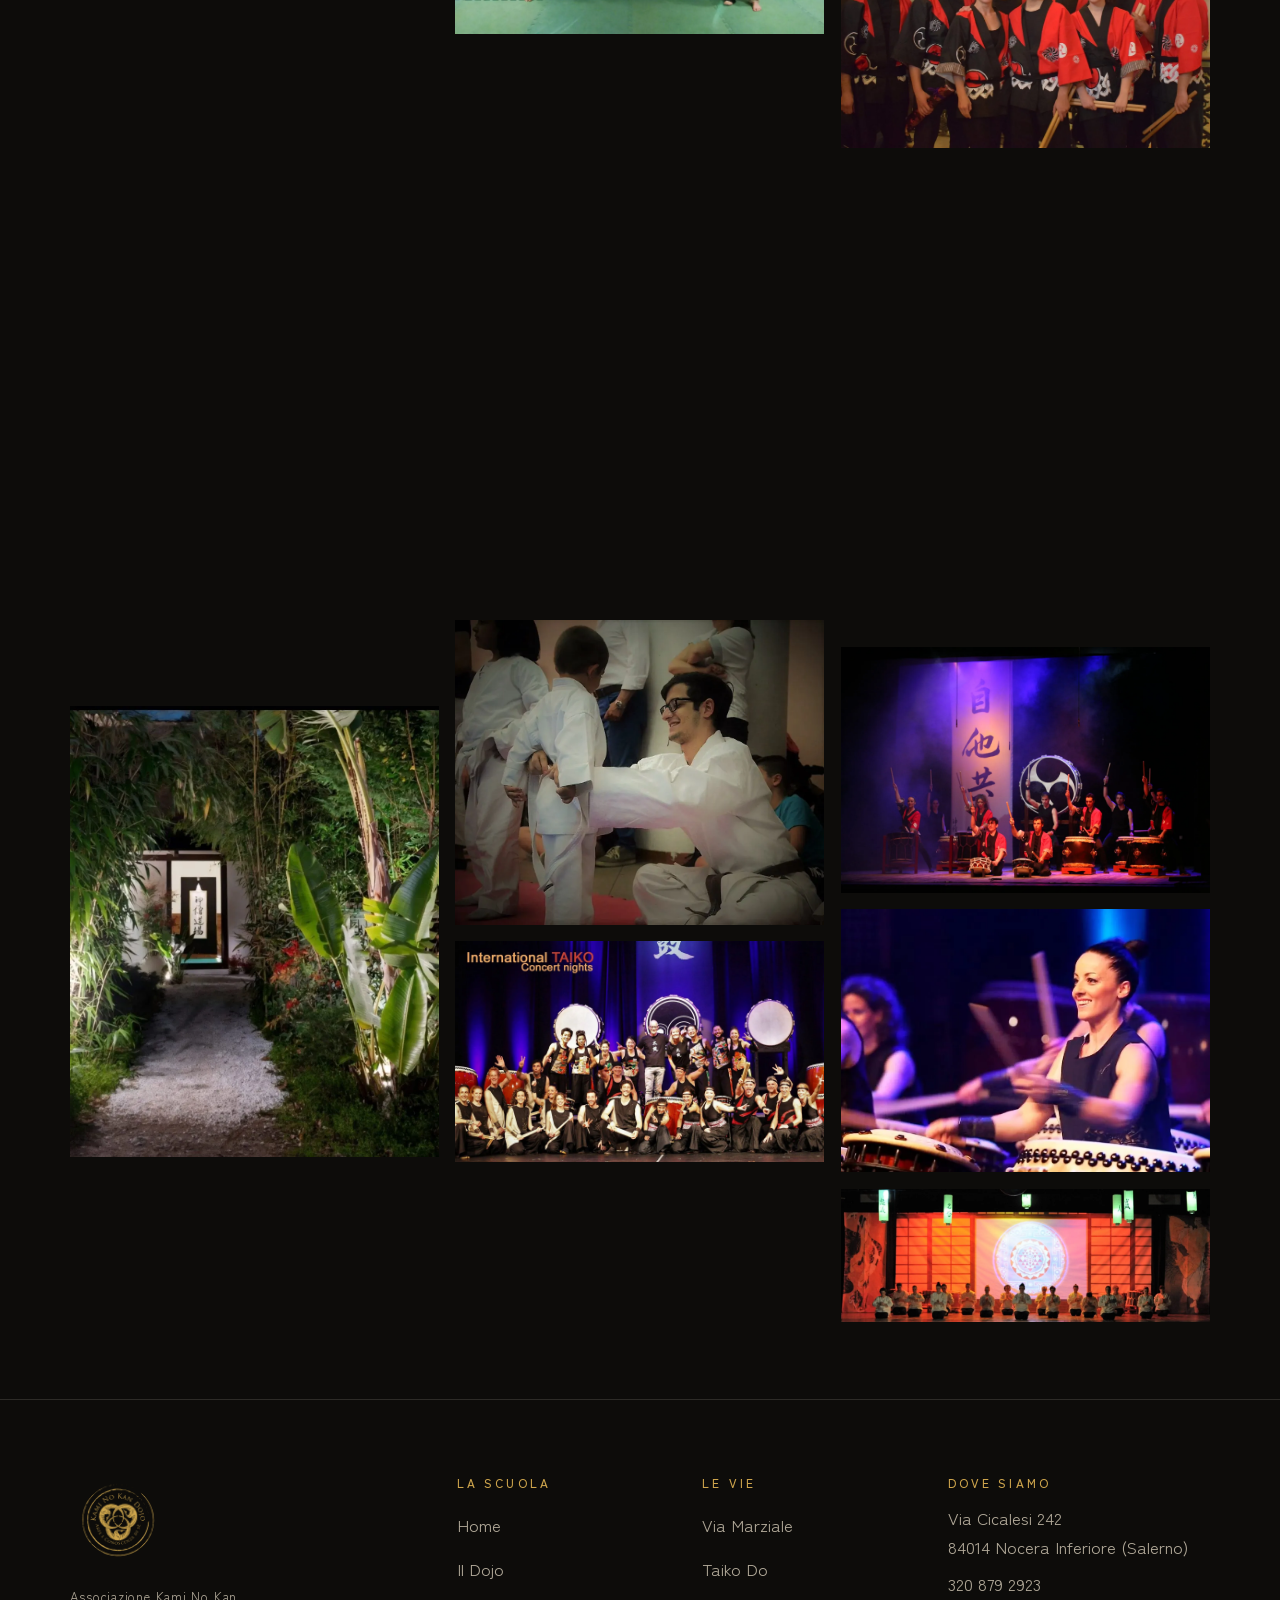
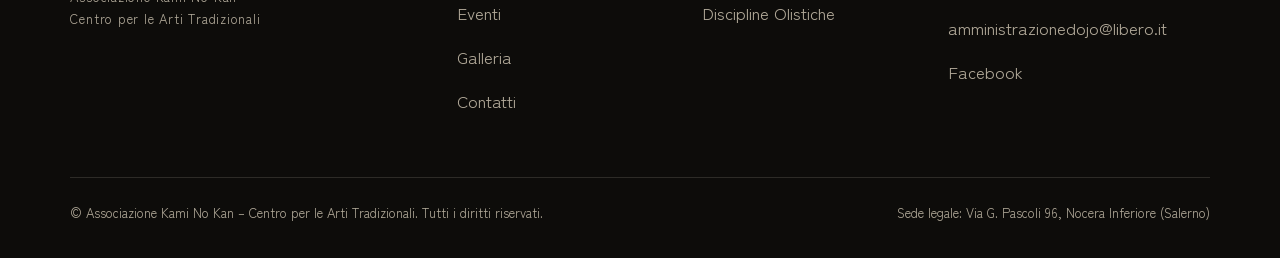
<file: galleria-eventi.html>
<!doctype html>
<html lang="it">
<head>
<meta charset="utf-8">
<title>Kami No Kan Dojo</title>
<link rel="canonical" href="https://www.kaminokandojo.it/galleria.html">
<meta http-equiv="refresh" content="0; url=galleria.html">
<script>location.replace("galleria.html"+location.hash)</script>
</head>
<body>
<p>Questa pagina è stata spostata: <a href="galleria.html">vai alla nuova pagina</a>.</p>
</body>
</html>
</file>
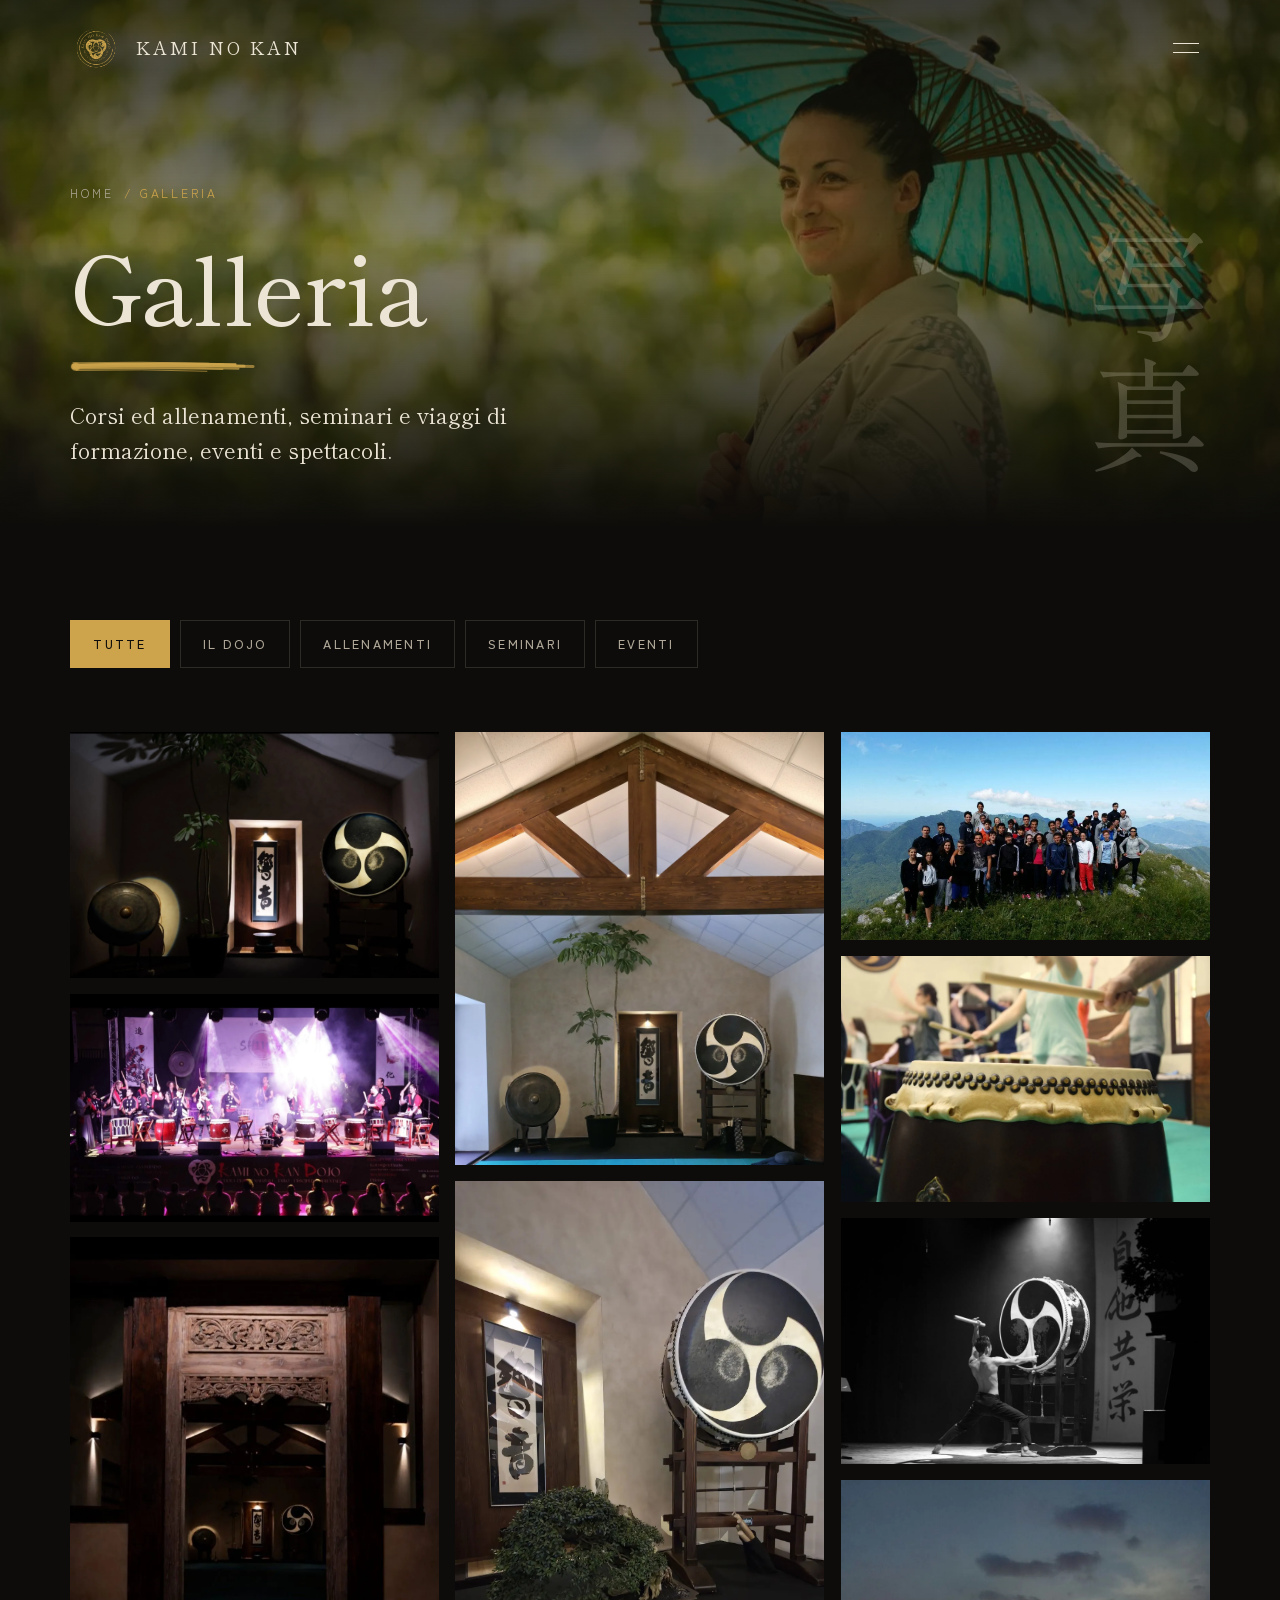
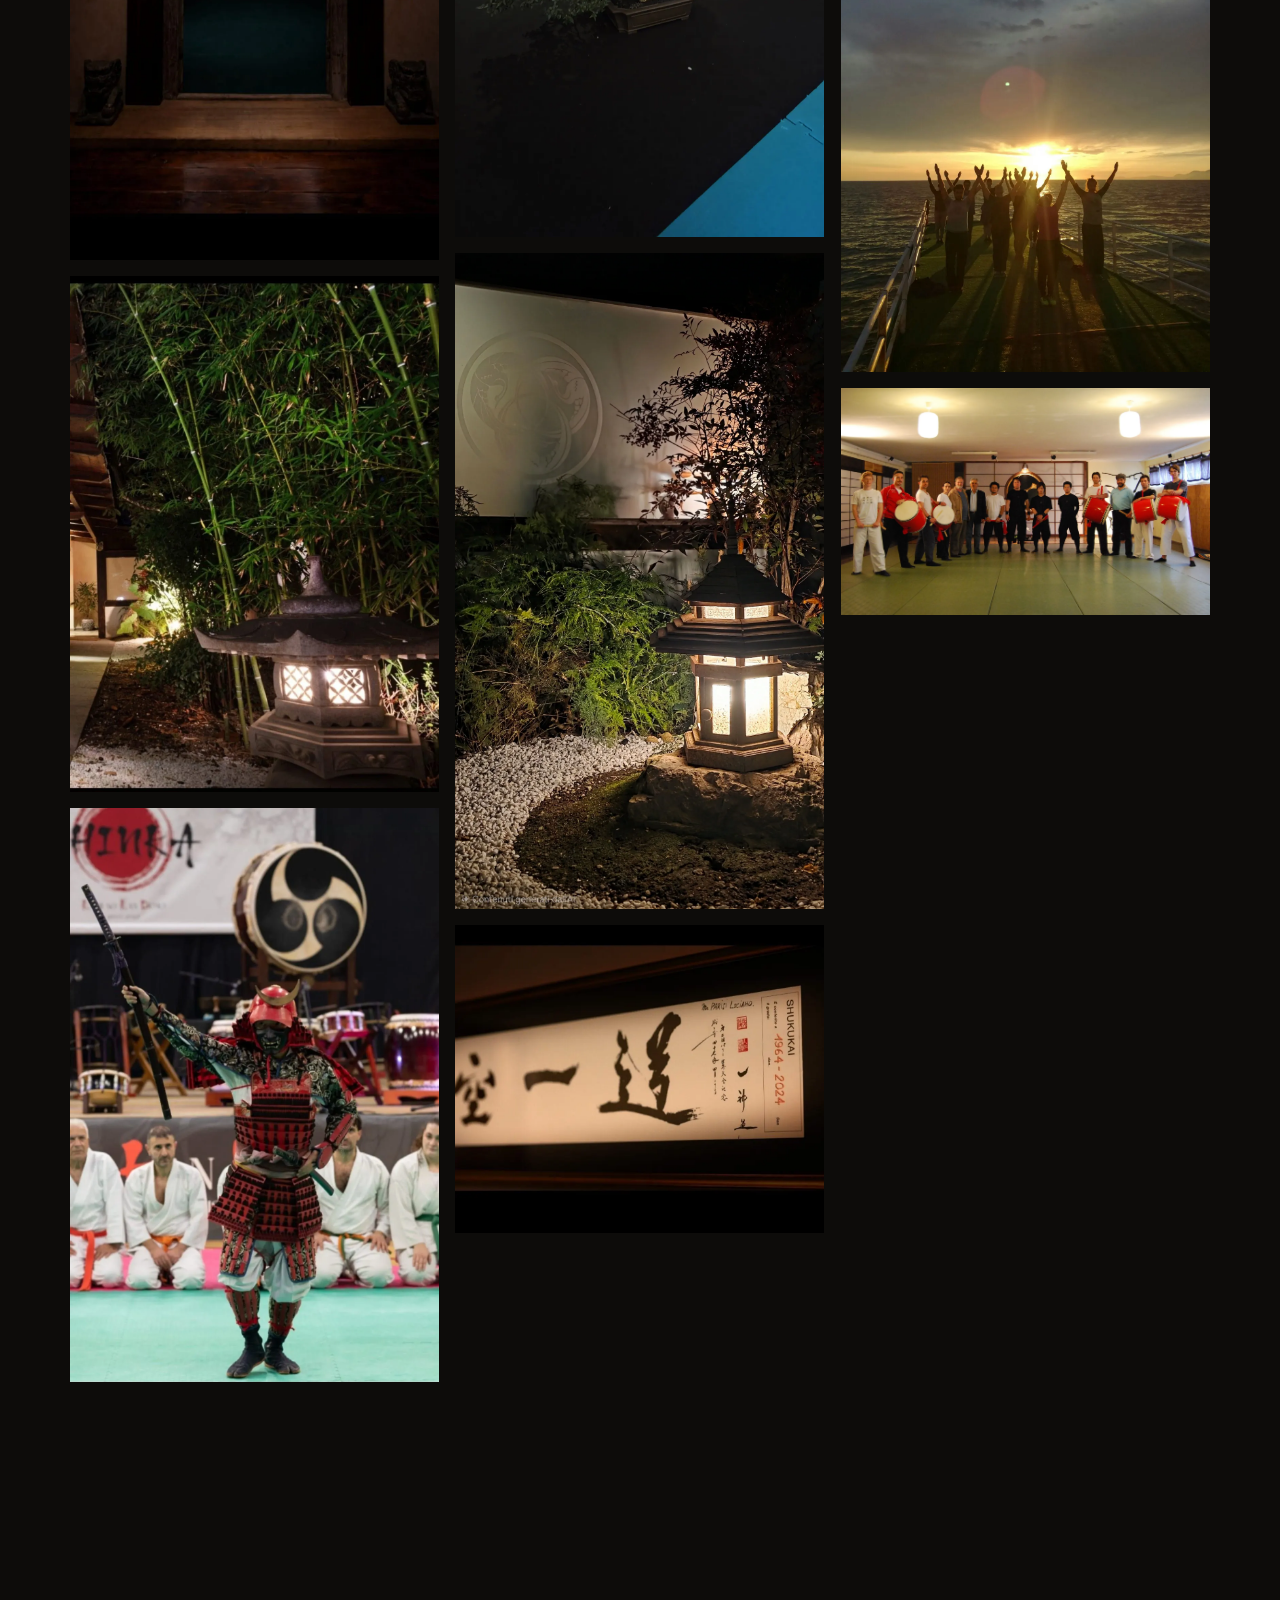
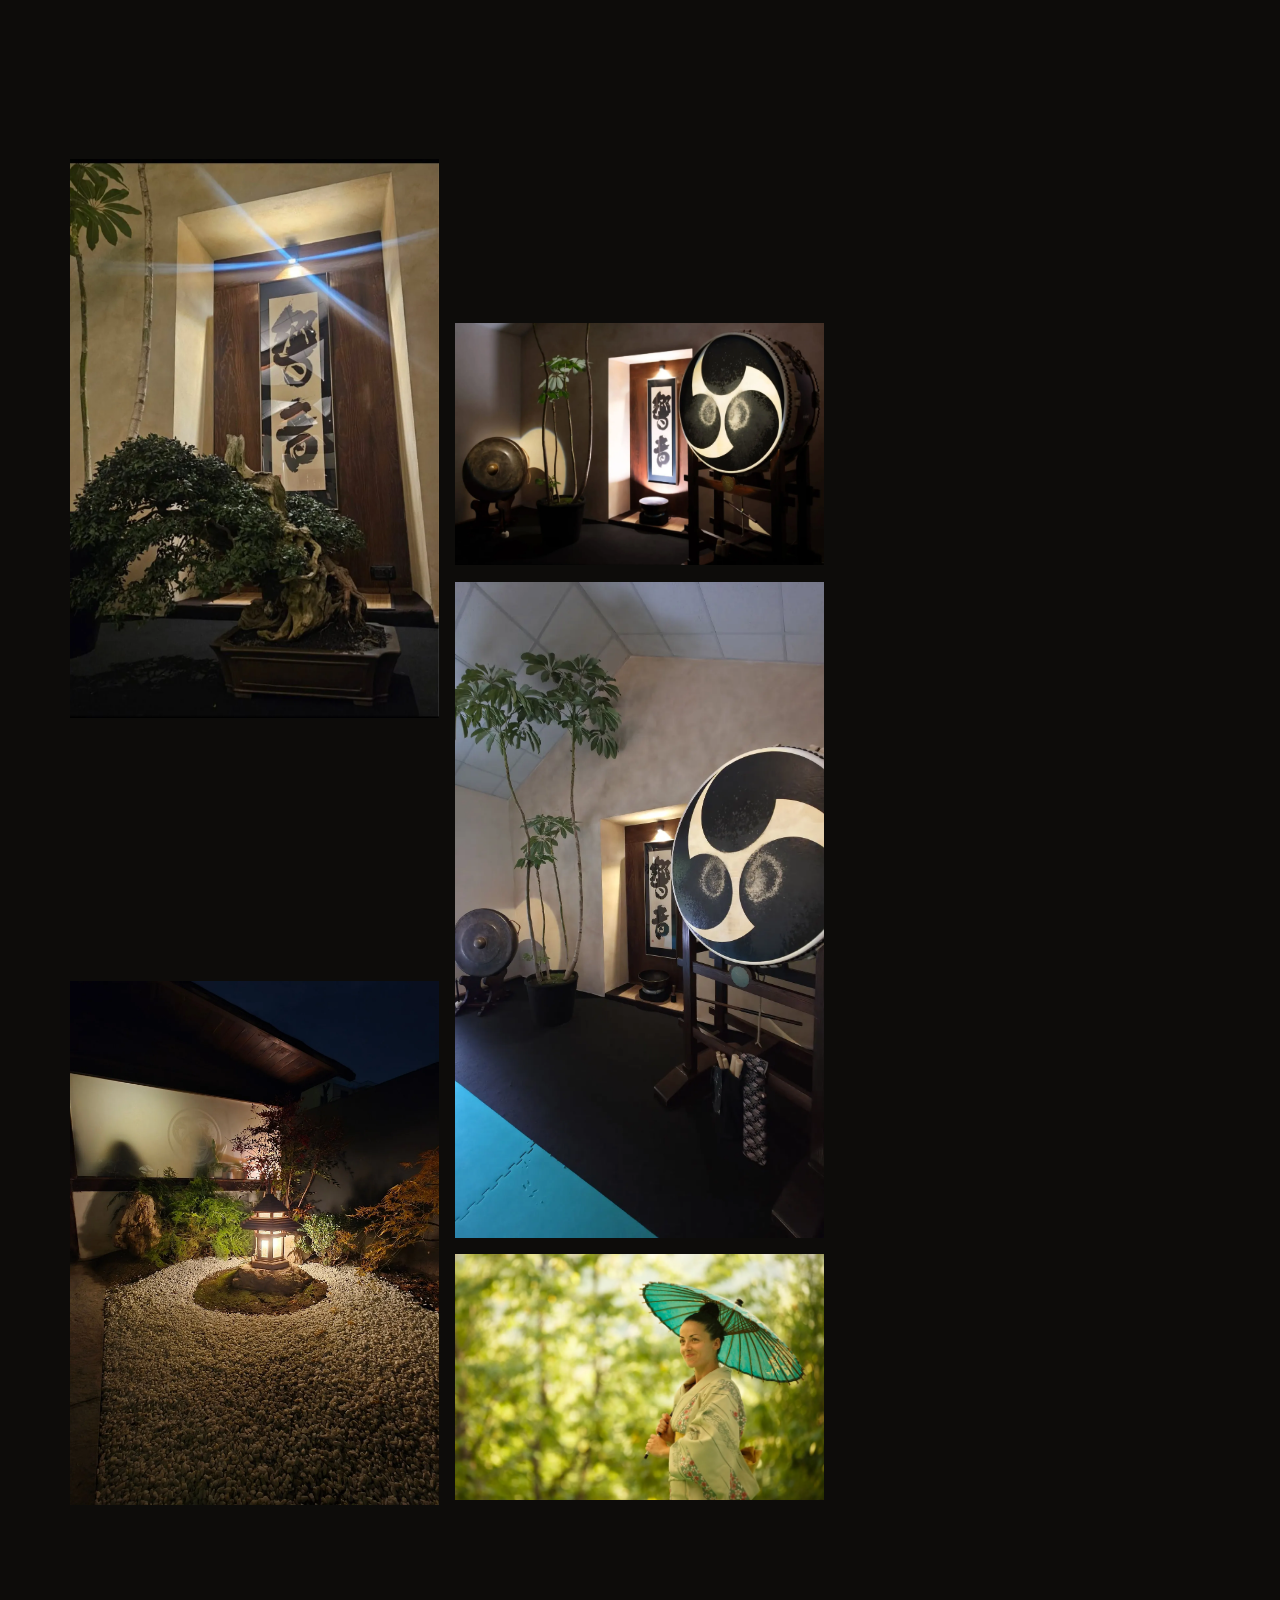
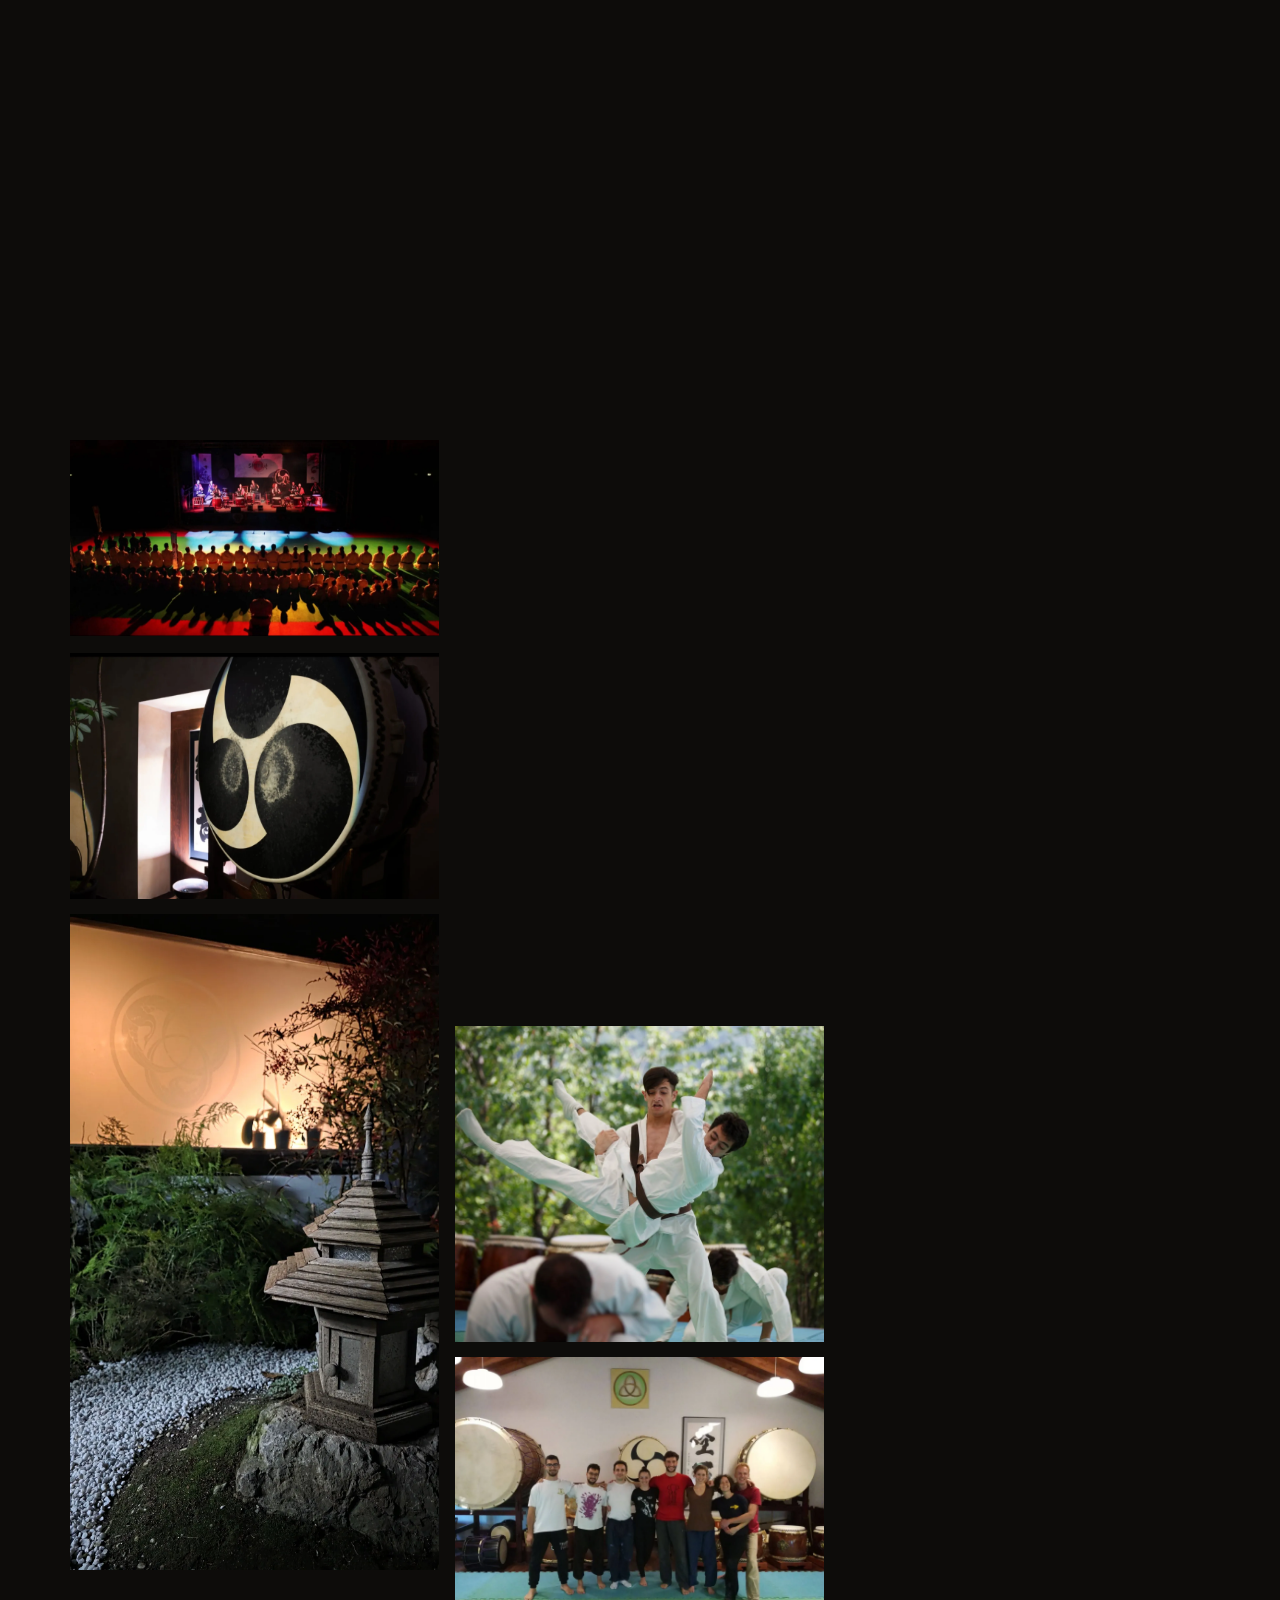
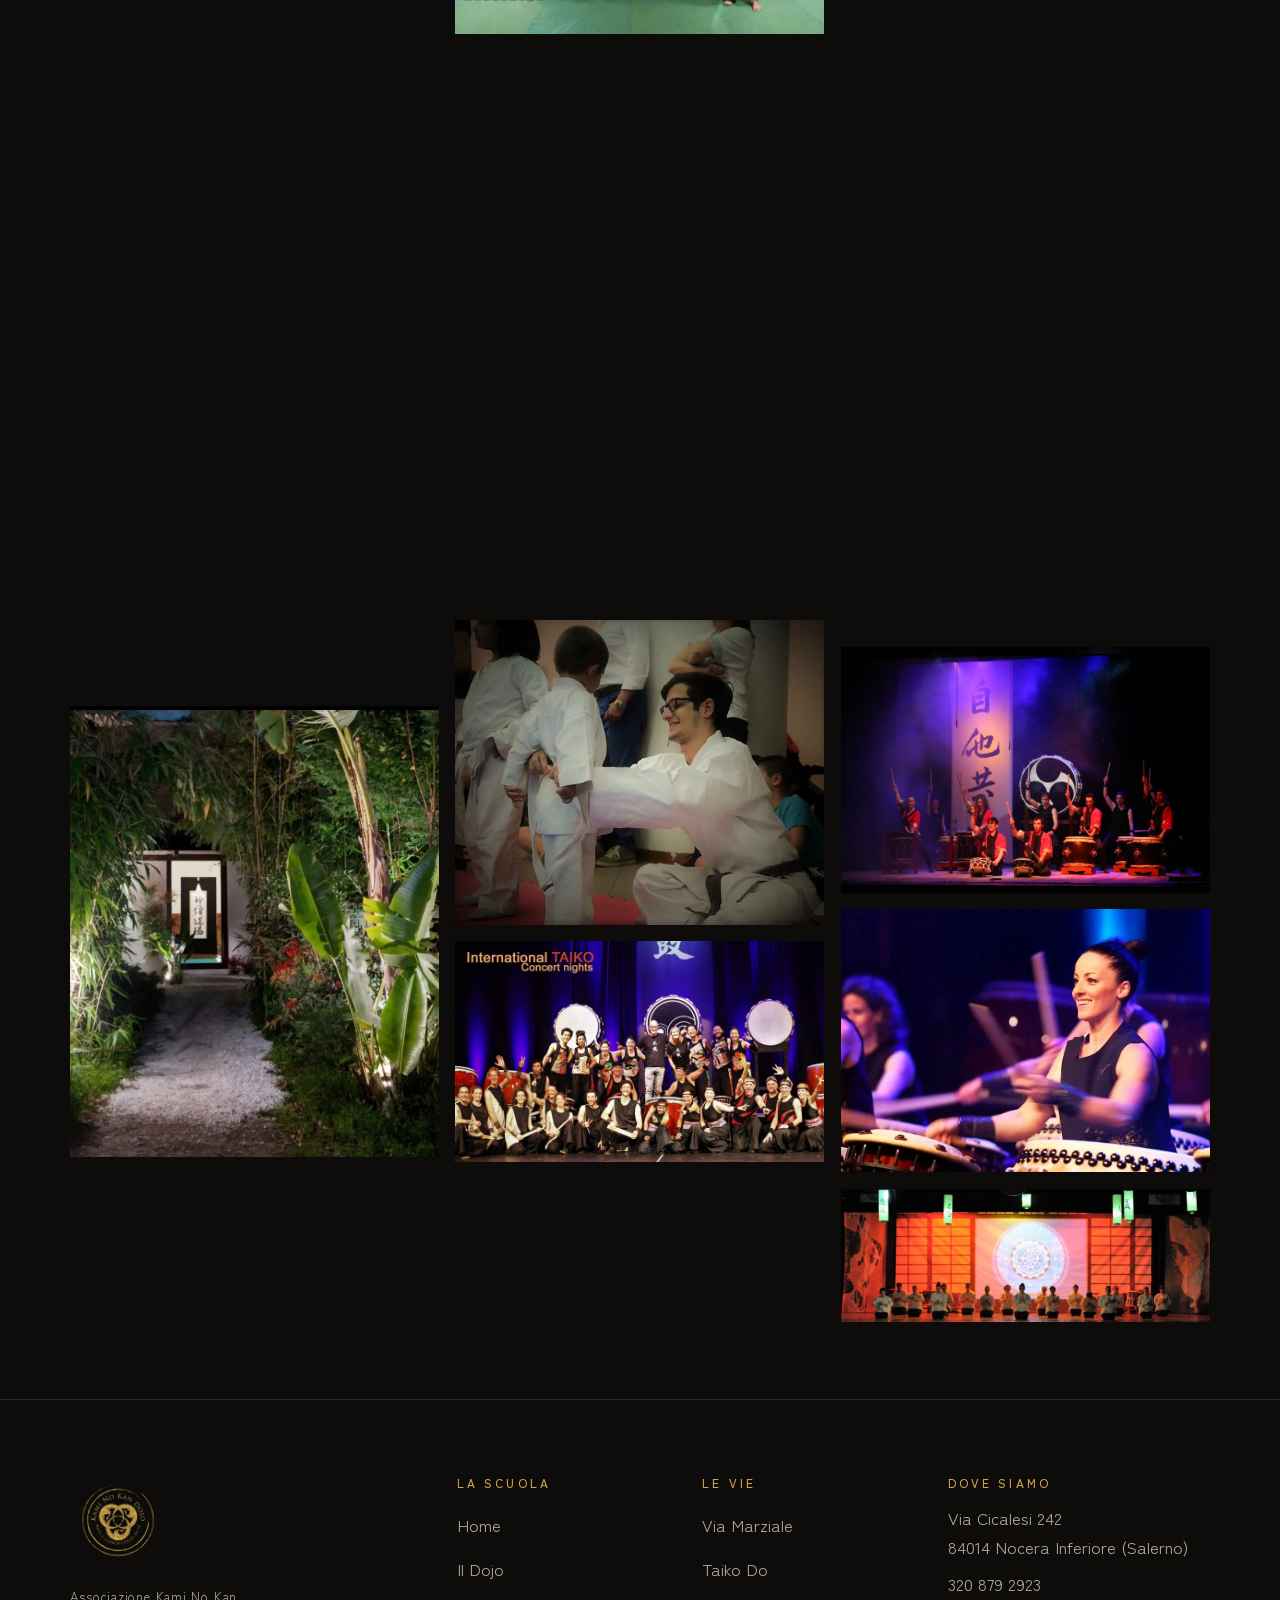
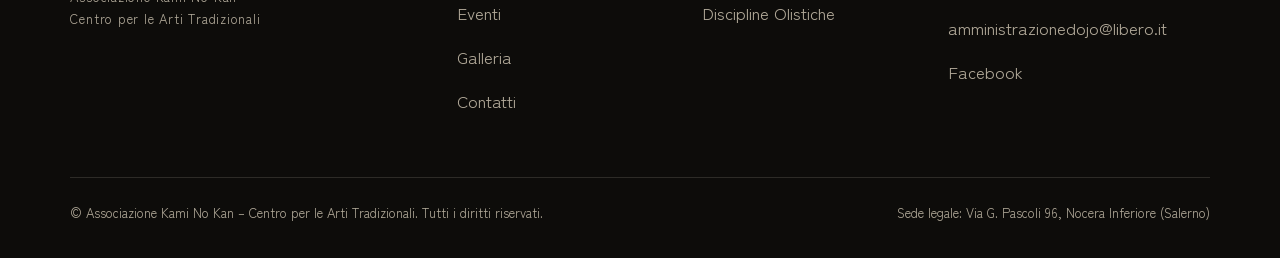
<file: galleria.html>
<!doctype html>
<html lang="it">
<head>
<meta charset="utf-8">
<meta name="viewport" content="width=device-width, initial-scale=1">
<title>Galleria — Kami No Kan Dojo</title>
<meta name="description" content="Foto di allenamenti, seminari, viaggi di formazione, eventi e spettacoli del Kami No Kan Dojo.">
<meta name="theme-color" content="#0d0c0a">
<meta property="og:type" content="website">
<meta property="og:locale" content="it_IT">
<meta property="og:site_name" content="Kami No Kan Dojo">
<meta property="og:title" content="Galleria — Kami No Kan Dojo">
<meta property="og:description" content="Foto di allenamenti, seminari, viaggi di formazione, eventi e spettacoli del Kami No Kan Dojo.">
<meta property="og:url" content="https://www.kaminokandojo.it/galleria.html">
<meta property="og:image" content="https://www.kaminokandojo.it/assets/og.jpg">
<meta name="twitter:card" content="summary_large_image">
<link rel="canonical" href="https://www.kaminokandojo.it/galleria.html">
<link rel="icon" type="image/png" href="assets/favicon.png">
<link rel="apple-touch-icon" href="assets/apple-touch-icon.png">
<link rel="preconnect" href="https://fonts.googleapis.com">
<link rel="preconnect" href="https://fonts.gstatic.com" crossorigin>
<link rel="stylesheet" href="https://fonts.googleapis.com/css2?family=Shippori+Mincho:wght@400;500;600;700&amp;family=Zen+Kaku+Gothic+New:wght@400;500;700&amp;display=swap">
<link rel="stylesheet" href="css/site.css">
<script src="js/site.js" defer></script>
</head>
<body>
<a class="skip" href="#contenuto">Vai al contenuto</a>
<div class="knk is-motion">

  <div class="progress" aria-hidden="true"></div>

  <header class="nav">
    <div class="nav__in">
      <a class="brand" href="./" aria-label="Kami No Kan Dojo, torna alla home">
        <img src="assets/img/logo.webp" alt="" width="52" height="52">
        <span>Kami No Kan</span>
      </a>
      <nav class="nav__links" aria-label="Principale">
        <a href="./">Home</a>
        <a href="il-dojo.html">Il Dojo</a>
        <a href="via-marziale.html">Via Marziale</a>
        <a href="taiko.html">Taiko</a>
        <a href="discipline-olistiche.html">Discipline Olistiche</a>
        <a href="eventi.html">Eventi</a>
        <a href="galleria.html" aria-current="page">Galleria</a>
        <a class="btn btn--sm" href="contatti.html">Contatti</a>
      </nav>
      <button class="burger" type="button" aria-label="Apri il menu" aria-expanded="false" aria-controls="menu"><i></i><i></i></button>
    </div>
  </header>
  <div class="menu" id="menu">
    <a href="./" class="i0"><small>01</small>Home</a>
    <a href="il-dojo.html" class="i1"><small>02</small>Il Dojo</a>
    <a href="via-marziale.html" class="i2"><small>03</small>Via Marziale</a>
    <a href="taiko.html" class="i3"><small>04</small>Taiko</a>
    <a href="discipline-olistiche.html" class="i4"><small>05</small>Discipline Olistiche</a>
    <a href="eventi.html" class="i5"><small>06</small>Eventi</a>
    <a href="galleria.html" class="i6"><small>07</small>Galleria</a>
    <a href="contatti.html" class="i7"><small>08</small>Contatti</a>
  </div>

  <main id="contenuto">

    <section class="phero phero--sm onload">
      <div class="phero__media"><img data-px="-0.2" src="assets/img/matsuri-kimono.webp" alt="" width="1600" height="1066" fetchpriority="high"></div>
      <span class="phero__kanji" lang="ja" aria-hidden="true">写真</span>
      <div class="wrap">
        <p class="crumb fadeup"><a href="./">Home</a><span>/ Galleria</span></p>
        <h1 class="display phero__title"><span class="line"><span class="i1">Galleria</span></span></h1>
        <svg class="brush enso" viewBox="0 0 240 24" aria-hidden="true"><ellipse class="enso__blot" cx="7" cy="12" rx="6" ry="5"/><path class="enso__b" pathLength="1" d="M3.55 7.22Q88.35 5.54 173.15 7.74" stroke-width="1.17" opacity="0.71"/><path class="enso__b" pathLength="1" d="M5.43 8.88Q98.77 6.43 192.11 9.05" stroke-width="1.8" opacity="0.56"/><path class="enso__b" pathLength="1" d="M4.21 10.01Q105.54 6.96 206.87 9.25" stroke-width="2.85" opacity="0.96"/><path class="enso__b" pathLength="1" d="M4.11 10.97Q116.58 8.37 229.04 11.87" stroke-width="3.47" opacity="0.66"/><path class="enso__b" pathLength="1" d="M5.19 12.28Q111.43 9.67 217.67 11.46" stroke-width="3.61" opacity="0.85"/><path class="enso__b" pathLength="1" d="M4.05 13.81Q107.34 11.34 210.63 14.72" stroke-width="2.69" opacity="0.7"/><path class="enso__b" pathLength="1" d="M7.44 15.1Q99.21 13.52 190.99 15.36" stroke-width="1.75" opacity="0.67"/><path class="enso__b" pathLength="1" d="M7.64 16.88Q89.41 14.79 171.17 17.85" stroke-width="0.94" opacity="0.86"/></svg>
        <p class="lead phero__sub fadeup i3">Corsi ed allenamenti, seminari e viaggi di formazione, eventi e spettacoli.</p>
      </div>
    </section>

    <section class="sec sec--tight">
      <div class="wrap">
        <div class="filters" role="group" aria-label="Filtra le foto per categoria">
          <button type="button" class="chip is-on" aria-pressed="true" data-filter="all">Tutte</button>
          <button type="button" class="chip" aria-pressed="false" data-filter="d">Il Dojo</button>
          <button type="button" class="chip" aria-pressed="false" data-filter="a">Allenamenti</button>
          <button type="button" class="chip" aria-pressed="false" data-filter="s">Seminari</button>
          <button type="button" class="chip" aria-pressed="false" data-filter="e">Eventi</button>
        </div>
        <div class="masonry mt a">
          <button type="button" class="shot" data-cat="d" aria-label="Ingrandisci la foto: Il grande tamburo e la calligrafia"><img src="assets/img/dojo-kamiza-sera.webp" alt="Il grande tamburo e la calligrafia" width="1964" height="1308" loading="lazy" decoding="async"><span>Il grande tamburo e la calligrafia</span></button>
          <button type="button" class="shot" data-cat="e" aria-label="Ingrandisci la foto: SHINKA, dicembre 2025"><img src="assets/img/shinka-palco.webp" alt="SHINKA, dicembre 2025" width="2000" height="1233" loading="lazy" decoding="async"><span>SHINKA, dicembre 2025</span></button>
          <button type="button" class="shot" data-cat="d" aria-label="Ingrandisci la foto: La soglia della sala"><img src="assets/img/dojo-soglia.webp" alt="La soglia della sala" width="1080" height="1822" loading="lazy" decoding="async"><span>La soglia della sala</span></button>
          <button type="button" class="shot" data-cat="d" aria-label="Ingrandisci la foto: Il giardino di bambù"><img src="assets/img/giardino-bambu.webp" alt="Il giardino di bambù" width="1080" height="1511" loading="lazy" decoding="async"><span>Il giardino di bambù</span></button>
          <button type="button" class="shot" data-cat="e" aria-label="Ingrandisci la foto: SHINKA, dicembre 2025"><img src="assets/img/shinka-samurai.webp" alt="SHINKA, dicembre 2025" width="1080" height="1679" loading="lazy" decoding="async"><span>SHINKA, dicembre 2025</span></button>
          <button type="button" class="shot" data-cat="d" aria-label="Ingrandisci la foto: La sala di pratica, di sera"><img src="assets/img/dojo-sala-sera.webp" alt="La sala di pratica, di sera" width="1800" height="1682" loading="lazy" decoding="async"><span>La sala di pratica, di sera</span></button>
          <button type="button" class="shot" data-cat="d" aria-label="Ingrandisci la foto: Bonsai e calligrafia"><img src="assets/img/dojo-bonsai.webp" alt="Bonsai e calligrafia" width="1080" height="1637" loading="lazy" decoding="async"><span>Bonsai e calligrafia</span></button>
          <button type="button" class="shot" data-cat="e" aria-label="Ingrandisci la foto: SHINKA, dicembre 2025"><img src="assets/img/shinka-rosso.webp" alt="SHINKA, dicembre 2025" width="2000" height="1251" loading="lazy" decoding="async"><span>SHINKA, dicembre 2025</span></button>
          <button type="button" class="shot" data-cat="d" aria-label="Ingrandisci la foto: Il giardino di pietra"><img src="assets/img/giardino-zen.webp" alt="Il giardino di pietra" width="1408" height="2000" loading="lazy" decoding="async"><span>Il giardino di pietra</span></button>
          <button type="button" class="shot" data-cat="d" aria-label="Ingrandisci la foto: La sala di pratica"><img src="assets/img/dojo-sala.webp" alt="La sala di pratica" width="2000" height="1350" loading="lazy" decoding="async"><span>La sala di pratica</span></button>
          <button type="button" class="shot" data-cat="d" aria-label="Ingrandisci la foto: L'ingresso"><img src="assets/img/dojo-ingresso.webp" alt="L'ingresso" width="2000" height="1289" loading="lazy" decoding="async"><span>L'ingresso</span></button>
          <button type="button" class="shot" data-cat="e" aria-label="Ingrandisci la foto: SHINKA, dicembre 2025"><img src="assets/img/shinka-platea.webp" alt="SHINKA, dicembre 2025" width="2000" height="1064" loading="lazy" decoding="async"><span>SHINKA, dicembre 2025</span></button>
          <button type="button" class="shot" data-cat="d" aria-label="Ingrandisci la foto: Il grande tamburo"><img src="assets/img/taiko-tomoe-nuovo.webp" alt="Il grande tamburo" width="2000" height="1331" loading="lazy" decoding="async"><span>Il grande tamburo</span></button>
          <button type="button" class="shot" data-cat="d" aria-label="Ingrandisci la foto: La lanterna di pietra"><img src="assets/img/giardino-lanterna.webp" alt="La lanterna di pietra" width="1126" height="2000" loading="lazy" decoding="async"><span>La lanterna di pietra</span></button>
          <button type="button" class="shot" data-cat="d" aria-label="Ingrandisci la foto: La scala in legno"><img src="assets/img/dojo-scala.webp" alt="La scala in legno" width="2000" height="1433" loading="lazy" decoding="async"><span>La scala in legno</span></button>
          <button type="button" class="shot" data-cat="d" aria-label="Ingrandisci la foto: Il gong"><img src="assets/img/dojo-gong.webp" alt="Il gong" width="1080" height="1241" loading="lazy" decoding="async"><span>Il gong</span></button>
          <button type="button" class="shot" data-cat="d" aria-label="Ingrandisci la foto: Il sentiero d'ingresso"><img src="assets/img/giardino-ingresso.webp" alt="Il sentiero d'ingresso" width="946" height="1156" loading="lazy" decoding="async"><span>Il sentiero d'ingresso</span></button>
          <button type="button" class="shot" data-cat="d" aria-label="Ingrandisci la foto: La sala vista dal tatami"><img src="assets/img/dojo-sala-2.webp" alt="La sala vista dal tatami" width="1705" height="2000" loading="lazy" decoding="async"><span>La sala vista dal tatami</span></button>
          <button type="button" class="shot" data-cat="d" aria-label="Ingrandisci la foto: Bonsai e grande tamburo"><img src="assets/img/dojo-bonsai-taiko.webp" alt="Bonsai e grande tamburo" width="1125" height="2000" loading="lazy" decoding="async"><span>Bonsai e grande tamburo</span></button>
          <button type="button" class="shot" data-cat="d" aria-label="Ingrandisci la foto: Lanterna accesa"><img src="assets/img/giardino-lanterna-2.webp" alt="Lanterna accesa" width="1126" height="2000" loading="lazy" decoding="async"><span>Lanterna accesa</span></button>
          <button type="button" class="shot" data-cat="d" aria-label="Ingrandisci la foto: Calligrafia"><img src="assets/img/dojo-targa.webp" alt="Calligrafia" width="1080" height="902" loading="lazy" decoding="async"><span>Calligrafia</span></button>
          <button type="button" class="shot" data-cat="d" aria-label="Ingrandisci la foto: La sala vista di lato"><img src="assets/img/dojo-sala-3.webp" alt="La sala vista di lato" width="1876" height="2000" loading="lazy" decoding="async"><span>La sala vista di lato</span></button>
          <button type="button" class="shot" data-cat="d" aria-label="Ingrandisci la foto: Il giardino di notte"><img src="assets/img/giardino-sentiero.webp" alt="Il giardino di notte" width="2000" height="1350" loading="lazy" decoding="async"><span>Il giardino di notte</span></button>
          <button type="button" class="shot" data-cat="d" aria-label="Ingrandisci la foto: Gong, calligrafia e grande tamburo"><img src="assets/img/dojo-kamiza.webp" alt="Gong, calligrafia e grande tamburo" width="2000" height="1314" loading="lazy" decoding="async"><span>Gong, calligrafia e grande tamburo</span></button>
          <button type="button" class="shot" data-cat="d" aria-label="Ingrandisci la foto: Il tamburo nella sala"><img src="assets/img/dojo-taiko-angolo.webp" alt="Il tamburo nella sala" width="1125" height="2000" loading="lazy" decoding="async"><span>Il tamburo nella sala</span></button>
          <button type="button" class="shot" data-cat="e" aria-label="Ingrandisci la foto: Matsuri"><img src="assets/img/matsuri-kimono.webp" alt="Matsuri" width="1600" height="1066" loading="lazy" decoding="async"><span>Matsuri</span></button>
          <button type="button" class="shot" data-cat="a" aria-label="Ingrandisci la foto: Kata al Matsuri"><img src="assets/img/karate-kata.webp" alt="Kata al Matsuri" width="1800" height="1200" loading="lazy" decoding="async"><span>Kata al Matsuri</span></button>
          <button type="button" class="shot" data-cat="s" aria-label="Ingrandisci la foto: Viaggio di formazione"><img src="assets/img/seminari-1.webp" alt="Viaggio di formazione" width="1600" height="1200" loading="lazy" decoding="async"><span>Viaggio di formazione</span></button>
          <button type="button" class="shot" data-cat="a" aria-label="Ingrandisci la foto: Kata sulla spiaggia al tramonto"><img src="assets/img/kanku-dai.webp" alt="Kata sulla spiaggia al tramonto" width="1600" height="1200" loading="lazy" decoding="async"><span>Kata sulla spiaggia al tramonto</span></button>
          <button type="button" class="shot" data-cat="e" aria-label="Ingrandisci la foto: Shizen, 2018"><img src="assets/img/shizen-2.webp" alt="Shizen, 2018" width="1800" height="1200" loading="lazy" decoding="async"><span>Shizen, 2018</span></button>
          <button type="button" class="shot" data-cat="a" aria-label="Ingrandisci la foto: Dimostrazione di Karate"><img src="assets/img/bunkai.webp" alt="Dimostrazione di Karate" width="1500" height="1284" loading="lazy" decoding="async"><span>Dimostrazione di Karate</span></button>
          <button type="button" class="shot" data-cat="s" aria-label="Ingrandisci la foto: Seminario di Taiko nel Dojo"><img src="assets/img/seminari-3.webp" alt="Seminario di Taiko nel Dojo" width="1600" height="1200" loading="lazy" decoding="async"><span>Seminario di Taiko nel Dojo</span></button>
          <button type="button" class="shot" data-cat="e" aria-label="Ingrandisci la foto: Kumite al Matsuri"><img src="assets/img/karate-kumite.webp" alt="Kumite al Matsuri" width="1066" height="1600" loading="lazy" decoding="async"><span>Kumite al Matsuri</span></button>
          <button type="button" class="shot" data-cat="a" aria-label="Ingrandisci la foto: Karate per bambini"><img src="assets/img/bambini.webp" alt="Karate per bambini" width="960" height="793" loading="lazy" decoding="async"><span>Karate per bambini</span></button>
          <button type="button" class="shot" data-cat="e" aria-label="Ingrandisci la foto: Taiko Kaiser Drums, Düsseldorf 2018"><img src="assets/img/kaiser-drums.webp" alt="Taiko Kaiser Drums, Düsseldorf 2018" width="1600" height="960" loading="lazy" decoding="async"><span>Taiko Kaiser Drums, Düsseldorf 2018</span></button>
          <button type="button" class="shot" data-cat="s" aria-label="Ingrandisci la foto: Sul Terminio"><img src="assets/img/terminio.webp" alt="Sul Terminio" width="1280" height="720" loading="lazy" decoding="async"><span>Sul Terminio</span></button>
          <button type="button" class="shot" data-cat="a" aria-label="Ingrandisci la foto: Lezione di Taiko"><img src="assets/img/lezione-taiko.webp" alt="Lezione di Taiko" width="1600" height="1066" loading="lazy" decoding="async"><span>Lezione di Taiko</span></button>
          <button type="button" class="shot" data-cat="e" aria-label="Ingrandisci la foto: Shizen, 2018"><img src="assets/img/shizen-1.webp" alt="Shizen, 2018" width="1920" height="1280" loading="lazy" decoding="async"><span>Shizen, 2018</span></button>
          <button type="button" class="shot" data-cat="a" aria-label="Ingrandisci la foto: Yoga in riva al mare"><img src="assets/img/yoga-tramonto.webp" alt="Yoga in riva al mare" width="1200" height="1600" loading="lazy" decoding="async"><span>Yoga in riva al mare</span></button>
          <button type="button" class="shot" data-cat="s" aria-label="Ingrandisci la foto: Seminario di Eisa, 2010"><img src="assets/img/seminario-eisa.webp" alt="Seminario di Eisa, 2010" width="1600" height="983" loading="lazy" decoding="async"><span>Seminario di Eisa, 2010</span></button>
          <button type="button" class="shot" data-cat="e" aria-label="Ingrandisci la foto: VinArte, Salerno 2017"><img src="assets/img/vinarte-1.webp" alt="VinArte, Salerno 2017" width="1600" height="1066" loading="lazy" decoding="async"><span>VinArte, Salerno 2017</span></button>
          <button type="button" class="shot" data-cat="a" aria-label="Ingrandisci la foto: Kumite"><img src="assets/img/cinture.webp" alt="Kumite" width="978" height="649" loading="lazy" decoding="async"><span>Kumite</span></button>
          <button type="button" class="shot" data-cat="e" aria-label="Ingrandisci la foto: Taiko Do, il gruppo in scena"><img src="assets/img/taiko-gruppo.webp" alt="Taiko Do, il gruppo in scena" width="1800" height="1200" loading="lazy" decoding="async"><span>Taiko Do, il gruppo in scena</span></button>
          <button type="button" class="shot" data-cat="s" aria-label="Ingrandisci la foto: Seminario"><img src="assets/img/seminari-2.webp" alt="Seminario" width="1600" height="1200" loading="lazy" decoding="async"><span>Seminario</span></button>
          <button type="button" class="shot" data-cat="a" aria-label="Ingrandisci la foto: Allenamento in riva al mare"><img src="assets/img/karate-spiaggia.webp" alt="Allenamento in riva al mare" width="1600" height="1200" loading="lazy" decoding="async"><span>Allenamento in riva al mare</span></button>
          <button type="button" class="shot" data-cat="e" aria-label="Ingrandisci la foto: Eisa al Matsuri"><img src="assets/img/matsuri-eisa.webp" alt="Eisa al Matsuri" width="1900" height="933" loading="lazy" decoding="async"><span>Eisa al Matsuri</span></button>
          <button type="button" class="shot" data-cat="a" aria-label="Ingrandisci la foto: Il gruppo degli adulti"><img src="assets/img/adulti.webp" alt="Il gruppo degli adulti" width="960" height="499" loading="lazy" decoding="async"><span>Il gruppo degli adulti</span></button>
          <button type="button" class="shot" data-cat="s" aria-label="Ingrandisci la foto: Roma, al concerto dei Kodo"><img src="assets/img/kodo-roma.webp" alt="Roma, al concerto dei Kodo" width="1391" height="929" loading="lazy" decoding="async"><span>Roma, al concerto dei Kodo</span></button>
          <button type="button" class="shot" data-cat="e" aria-label="Ingrandisci la foto: Shizen, 2018"><img src="assets/img/shizen-4.webp" alt="Shizen, 2018" width="1800" height="1200" loading="lazy" decoding="async"><span>Shizen, 2018</span></button>
          <button type="button" class="shot" data-cat="a" aria-label="Ingrandisci la foto: Mae geri"><img src="assets/img/maegeri.webp" alt="Mae geri" width="1111" height="1059" loading="lazy" decoding="async"><span>Mae geri</span></button>
          <button type="button" class="shot" data-cat="e" aria-label="Ingrandisci la foto: Taiko al Matsuri"><img src="assets/img/matsuri-taiko.webp" alt="Taiko al Matsuri" width="1600" height="1074" loading="lazy" decoding="async"><span>Taiko al Matsuri</span></button>
          <button type="button" class="shot" data-cat="s" aria-label="Ingrandisci la foto: Il gruppo del Kami No Kan"><img src="assets/img/gruppo-1.webp" alt="Il gruppo del Kami No Kan" width="1440" height="1080" loading="lazy" decoding="async"><span>Il gruppo del Kami No Kan</span></button>
          <button type="button" class="shot" data-cat="a" aria-label="Ingrandisci la foto: Yoga al tramonto"><img src="assets/img/yoga-mare.webp" alt="Yoga al tramonto" width="1600" height="1200" loading="lazy" decoding="async"><span>Yoga al tramonto</span></button>
          <button type="button" class="shot" data-cat="e" aria-label="Ingrandisci la foto: Spettacolo di Karate, Auditorium S. Alfonso"><img src="assets/img/sant-alfonso.webp" alt="Spettacolo di Karate, Auditorium S. Alfonso" width="1600" height="1064" loading="lazy" decoding="async"><span>Spettacolo di Karate, Auditorium S. Alfonso</span></button>
          <button type="button" class="shot" data-cat="a" aria-label="Ingrandisci la foto: Il gruppo degli agonisti"><img src="assets/img/agonisti.webp" alt="Il gruppo degli agonisti" width="1500" height="1125" loading="lazy" decoding="async"><span>Il gruppo degli agonisti</span></button>
          <button type="button" class="shot" data-cat="e" aria-label="Ingrandisci la foto: VinArte, Salerno 2017"><img src="assets/img/vinarte-2.webp" alt="VinArte, Salerno 2017" width="1600" height="1066" loading="lazy" decoding="async"><span>VinArte, Salerno 2017</span></button>
          <button type="button" class="shot" data-cat="s" aria-label="Ingrandisci la foto: Il gruppo al mare"><img src="assets/img/gruppo-2.webp" alt="Il gruppo al mare" width="1600" height="1200" loading="lazy" decoding="async"><span>Il gruppo al mare</span></button>
          <button type="button" class="shot" data-cat="a" aria-label="Ingrandisci la foto: Seiza"><img src="assets/img/seiza.webp" alt="Seiza" width="1521" height="721" loading="lazy" decoding="async"><span>Seiza</span></button>
          <button type="button" class="shot" data-cat="e" aria-label="Ingrandisci la foto: Shizen, 2018"><img src="assets/img/shizen-3.webp" alt="Shizen, 2018" width="1800" height="1200" loading="lazy" decoding="async"><span>Shizen, 2018</span></button>
          <button type="button" class="shot" data-cat="e" aria-label="Ingrandisci la foto: Düsseldorf, 2018"><img src="assets/img/dusseldorf.webp" alt="Düsseldorf, 2018" width="887" height="633" loading="lazy" decoding="async"><span>Düsseldorf, 2018</span></button>
          <button type="button" class="shot" data-cat="e" aria-label="Ingrandisci la foto: In scena"><img src="assets/img/palco-mandala.webp" alt="In scena" width="1900" height="685" loading="lazy" decoding="async"><span>In scena</span></button>
        </div>
      </div>
    </section>

  </main>

  <div class="lightbox" role="dialog" aria-modal="true" aria-label="Foto ingrandita">
    <button type="button" class="iconbtn lightbox__x" aria-label="Chiudi" data-lb="close"><svg class="ico" viewBox="0 0 24 24" aria-hidden="true"><path d="M6 6l12 12M18 6L6 18"></path></svg></button>
    <img alt="" data-lb="img">
    <div class="lightbox__bar">
      <button type="button" class="iconbtn" aria-label="Foto precedente" data-lb="prev"><svg class="ico" viewBox="0 0 24 24" aria-hidden="true"><path d="M20 12H4M10 6l-6 6 6 6"></path></svg></button>
      <span data-lb="cap"></span>
      <button type="button" class="iconbtn" aria-label="Foto successiva" data-lb="next"><svg class="ico" viewBox="0 0 24 24" aria-hidden="true"><path d="M4 12h16M14 6l6 6-6 6"></path></svg></button>
    </div>
  </div>

  <footer class="foot">
    <div class="wrap">
      <div class="foot__grid">
        <div class="foot__brand">
          <img src="assets/img/logo.webp" alt="Kami No Kan Dojo — Arte e Conoscenza di Sé" width="96" height="96" loading="lazy" decoding="async">
          <p class="small">Associazione Kami No Kan<br>Centro per le Arti Tradizionali</p>
        </div>
        <div>
          <h3>La Scuola</h3>
          <ul>
            <li><a href="./">Home</a></li>
            <li><a href="il-dojo.html">Il Dojo</a></li>
            <li><a href="eventi.html">Eventi</a></li>
            <li><a href="galleria.html">Galleria</a></li>
            <li><a href="contatti.html">Contatti</a></li>
          </ul>
        </div>
        <div>
          <h3>Le Vie</h3>
          <ul>
            <li><a href="via-marziale.html">Via Marziale</a></li>
            <li><a href="taiko.html">Taiko Do</a></li>
            <li><a href="discipline-olistiche.html">Discipline Olistiche</a></li>
          </ul>
        </div>
        <div>
          <h3>Dove siamo</h3>
          <ul>
            <li>Via Cicalesi 242<br>84014 Nocera Inferiore (Salerno)</li>
            <li><a href="tel:+393208792923">320 879 2923</a></li>
            <li><a href="mailto:amministrazionedojo@libero.it">amministrazionedojo@libero.it</a></li>
            <li><a href="https://www.facebook.com/kaminokandojo/" target="_blank" rel="noopener">Facebook</a></li>
          </ul>
        </div>
      </div>
      <div class="foot__legal">
        <span>© Associazione Kami No Kan – Centro per le Arti Tradizionali. Tutti i diritti riservati.</span>
        <span>Sede legale: Via G. Pascoli 96, Nocera Inferiore (Salerno)</span>
      </div>
    </div>
  </footer>

</div>
</body>
</html>
</file>
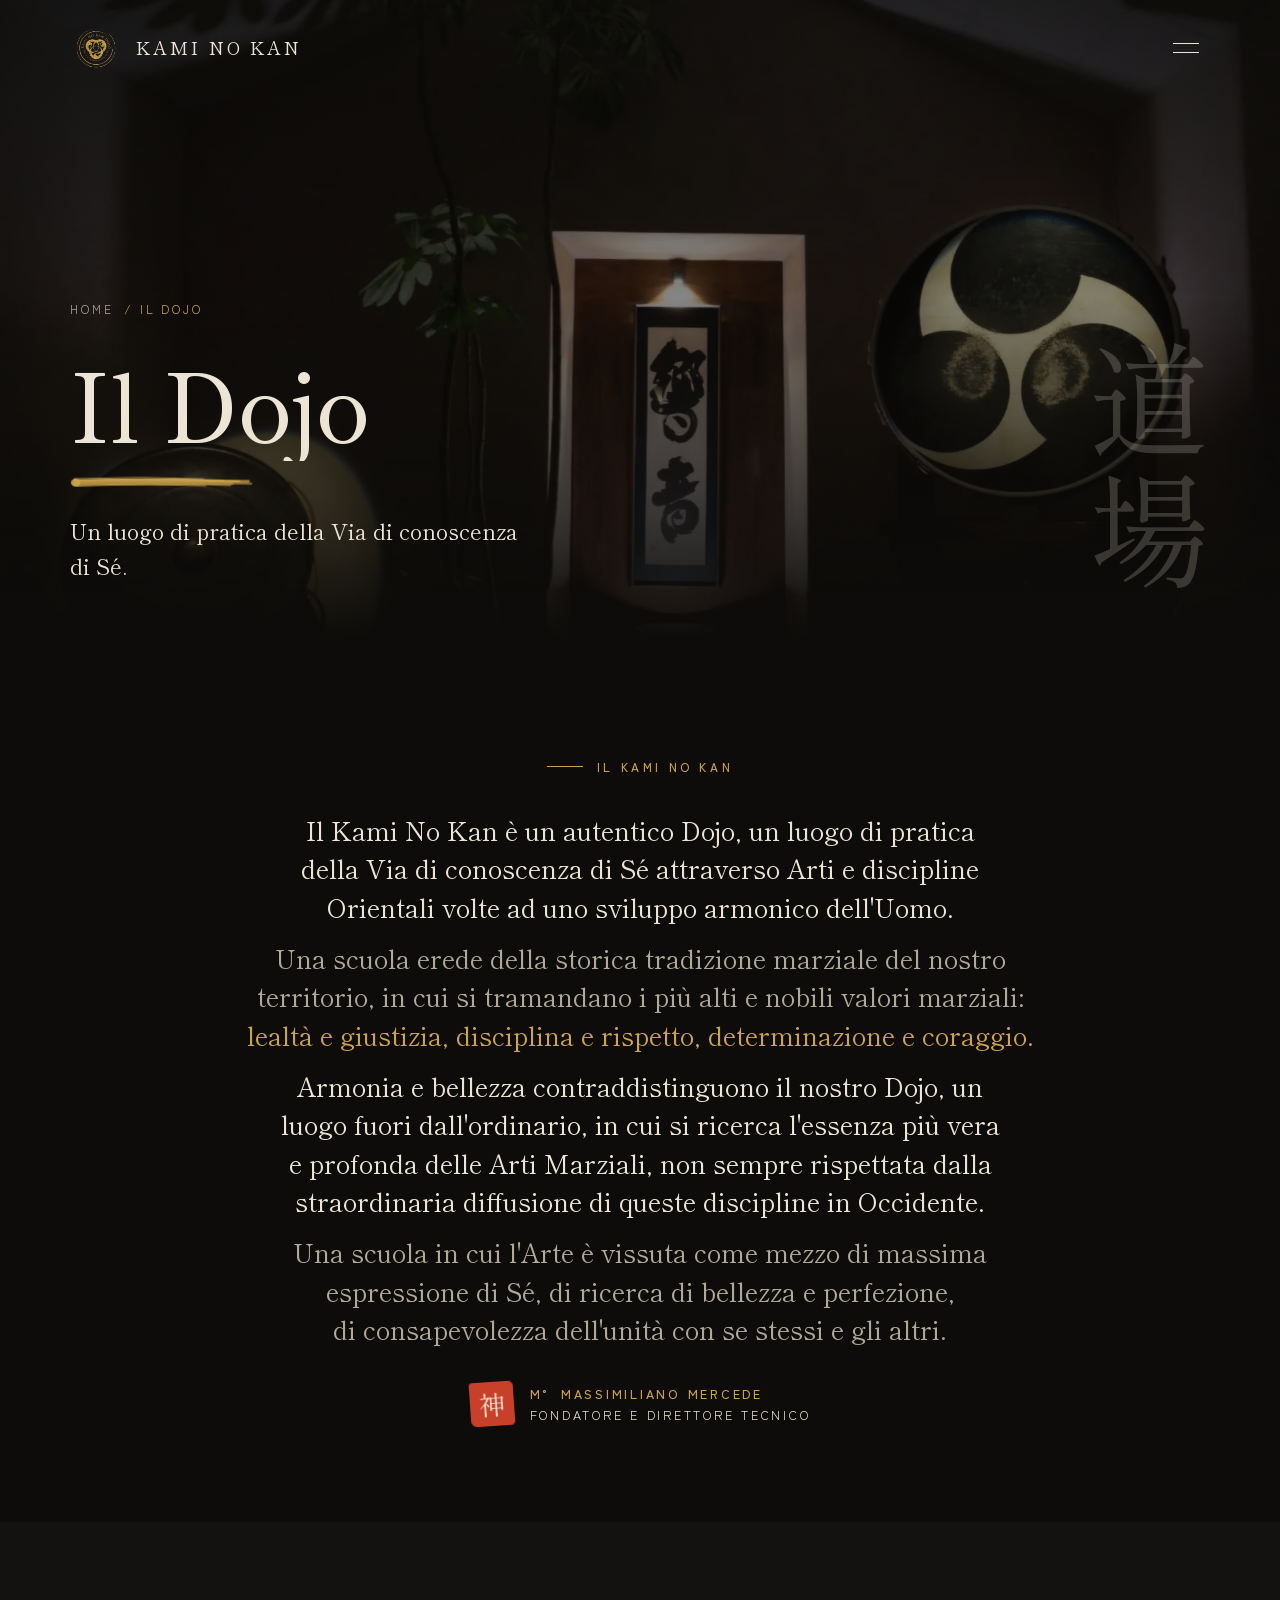
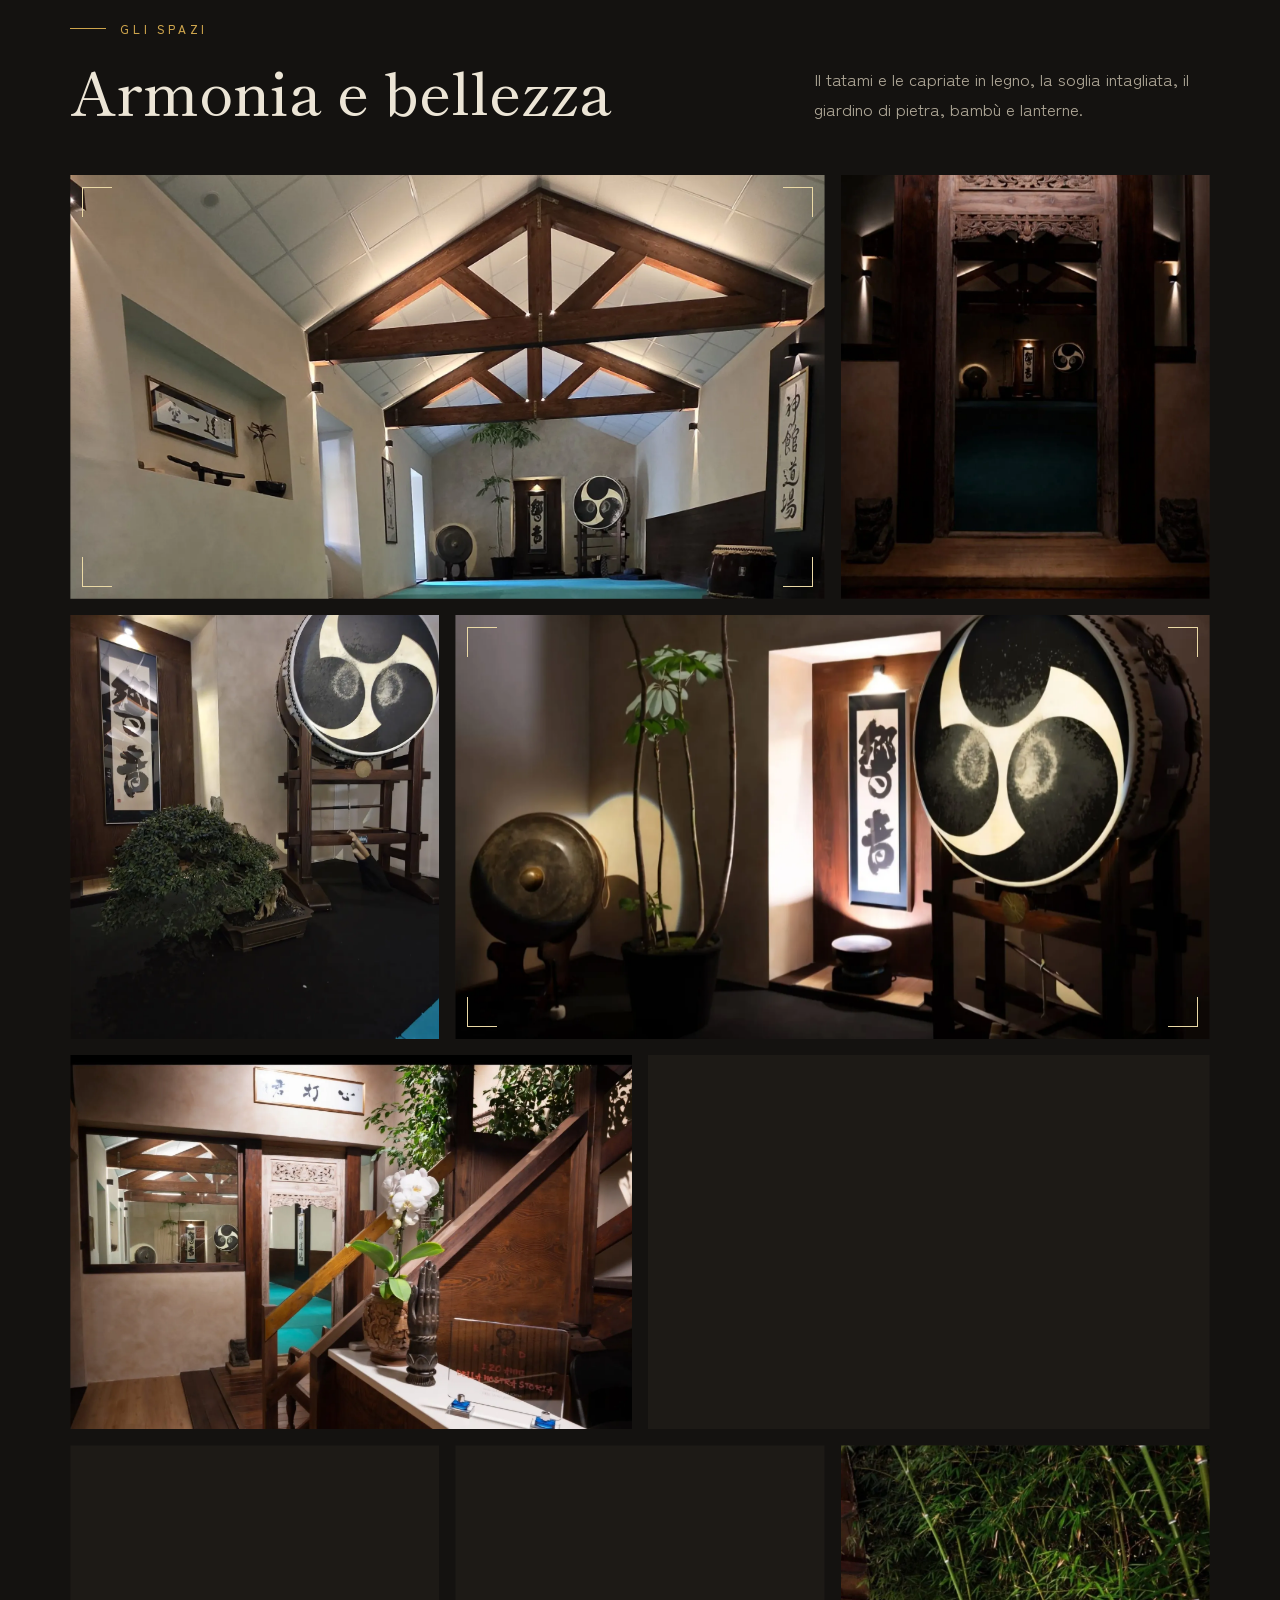
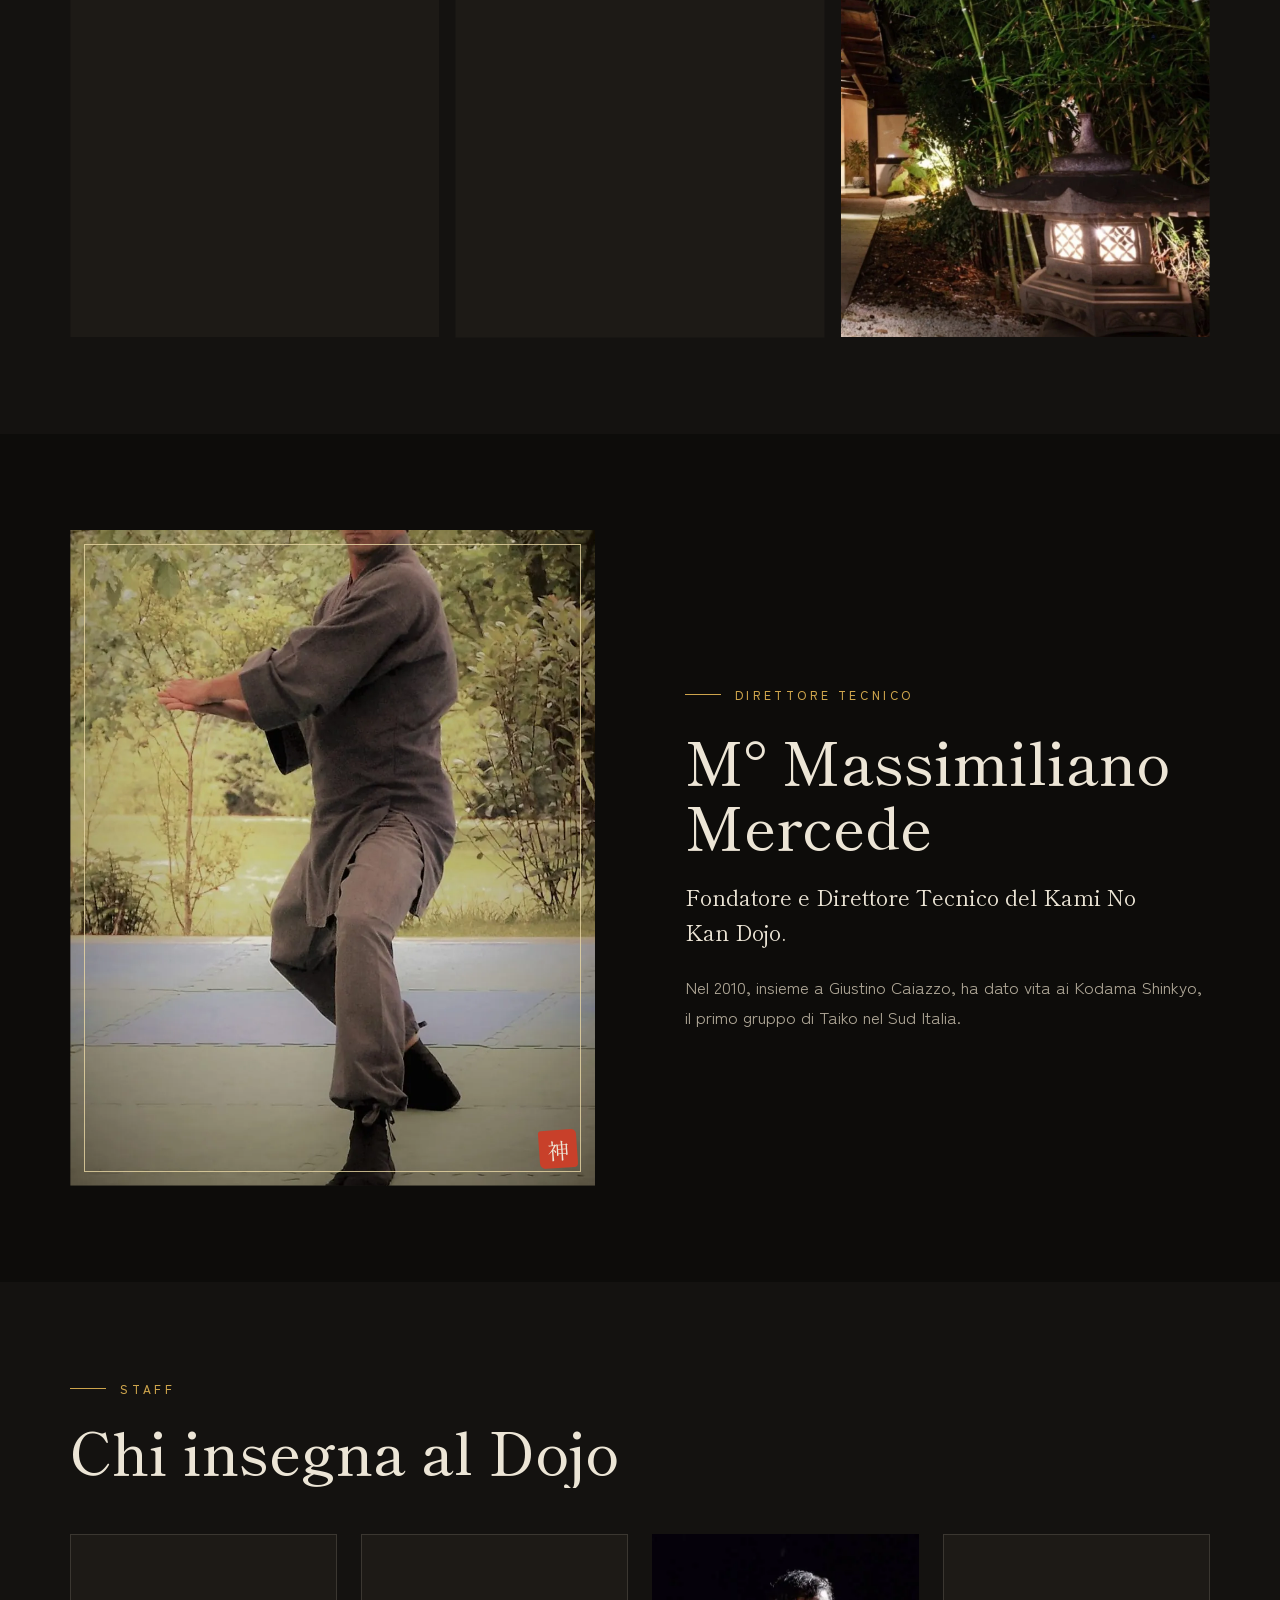
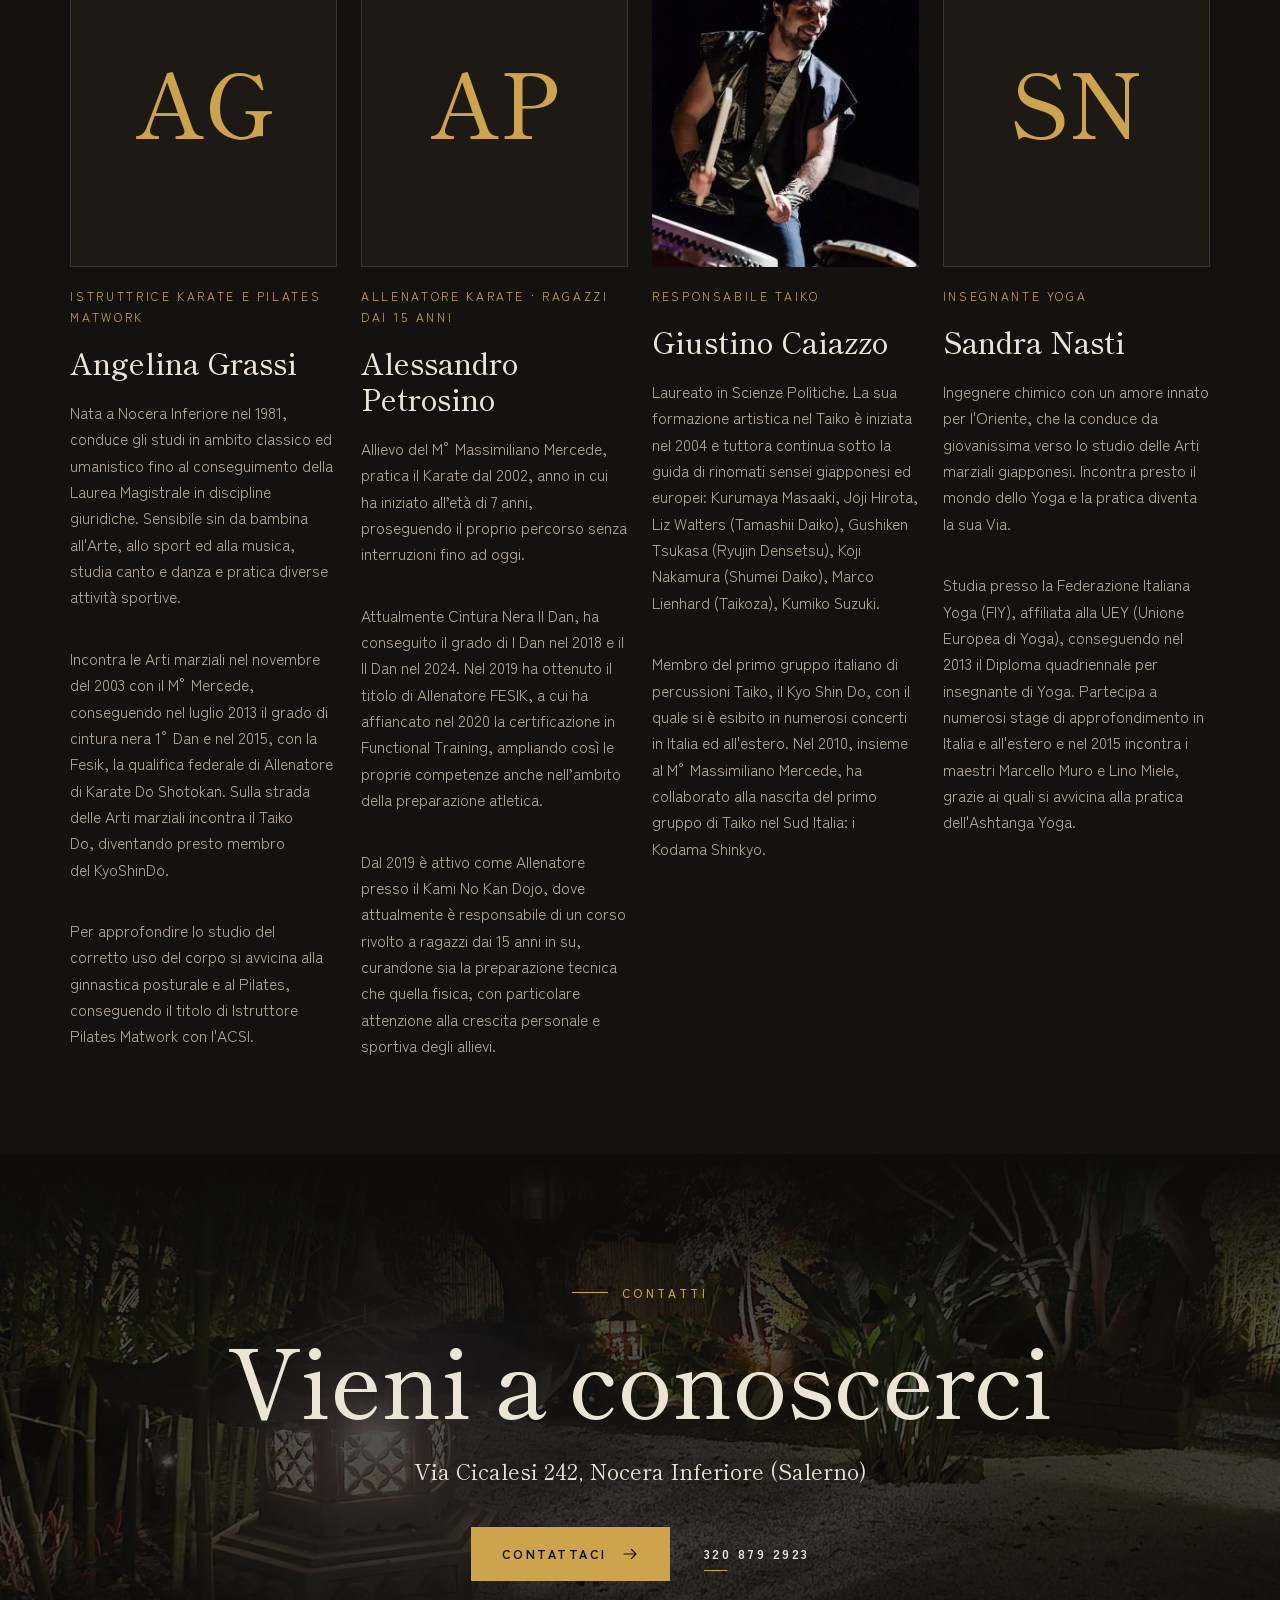
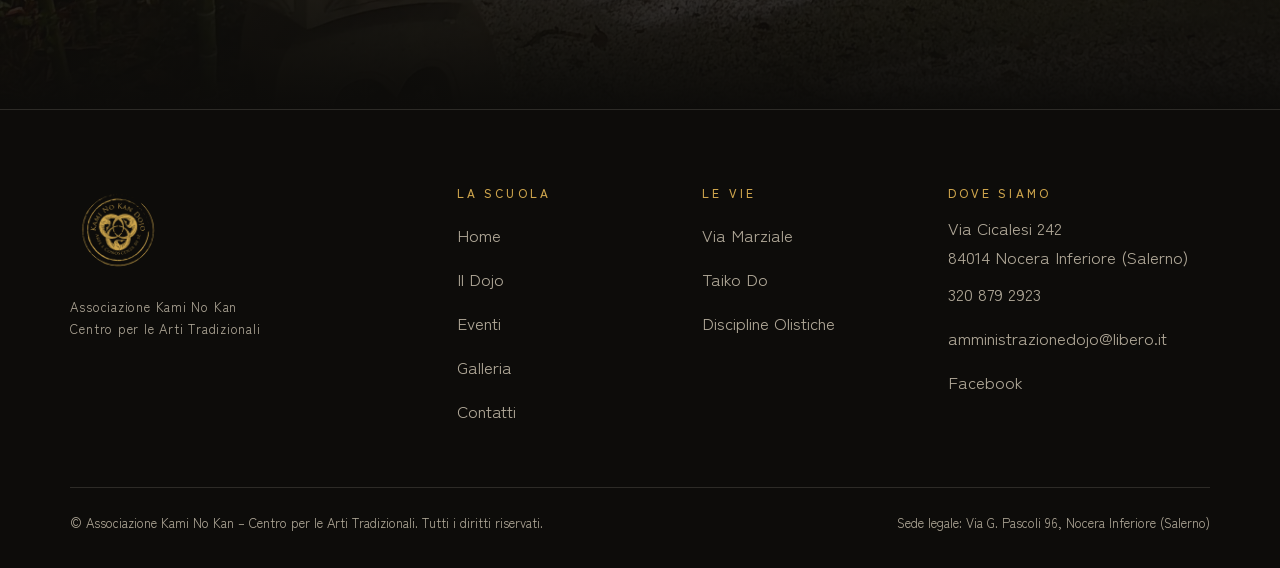
<file: il-dojo.html>
<!doctype html>
<html lang="it">
<head>
<meta charset="utf-8">
<meta name="viewport" content="width=device-width, initial-scale=1">
<title>Il Dojo — Kami No Kan Dojo</title>
<meta name="description" content="La Scuola, gli spazi, il Direttore tecnico M° Massimiliano Mercede e lo staff del Kami No Kan Dojo di Nocera Inferiore.">
<meta name="theme-color" content="#0d0c0a">
<meta property="og:type" content="website">
<meta property="og:locale" content="it_IT">
<meta property="og:site_name" content="Kami No Kan Dojo">
<meta property="og:title" content="Il Dojo — Kami No Kan Dojo">
<meta property="og:description" content="La Scuola, gli spazi, il Direttore tecnico M° Massimiliano Mercede e lo staff del Kami No Kan Dojo di Nocera Inferiore.">
<meta property="og:url" content="https://www.kaminokandojo.it/il-dojo.html">
<meta property="og:image" content="https://www.kaminokandojo.it/assets/og.jpg">
<meta name="twitter:card" content="summary_large_image">
<link rel="canonical" href="https://www.kaminokandojo.it/il-dojo.html">
<link rel="icon" type="image/png" href="assets/favicon.png">
<link rel="apple-touch-icon" href="assets/apple-touch-icon.png">
<link rel="preconnect" href="https://fonts.googleapis.com">
<link rel="preconnect" href="https://fonts.gstatic.com" crossorigin>
<link rel="stylesheet" href="https://fonts.googleapis.com/css2?family=Shippori+Mincho:wght@400;500;600;700&amp;family=Zen+Kaku+Gothic+New:wght@400;500;700&amp;display=swap">
<link rel="stylesheet" href="css/site.css">
<script src="js/site.js" defer></script>
</head>
<body>
<a class="skip" href="#contenuto">Vai al contenuto</a>
<div class="knk is-motion">

  <div class="progress" aria-hidden="true"></div>

  <header class="nav">
    <div class="nav__in">
      <a class="brand" href="./" aria-label="Kami No Kan Dojo, torna alla home">
        <img src="assets/img/logo.webp" alt="" width="52" height="52">
        <span>Kami No Kan</span>
      </a>
      <nav class="nav__links" aria-label="Principale">
        <a href="./">Home</a>
        <a href="il-dojo.html" aria-current="page">Il Dojo</a>
        <a href="via-marziale.html">Via Marziale</a>
        <a href="taiko.html">Taiko</a>
        <a href="discipline-olistiche.html">Discipline Olistiche</a>
        <a href="eventi.html">Eventi</a>
        <a href="galleria.html">Galleria</a>
        <a class="btn btn--sm" href="contatti.html">Contatti</a>
      </nav>
      <button class="burger" type="button" aria-label="Apri il menu" aria-expanded="false" aria-controls="menu"><i></i><i></i></button>
    </div>
  </header>
  <div class="menu" id="menu">
    <a href="./" class="i0"><small>01</small>Home</a>
    <a href="il-dojo.html" class="i1"><small>02</small>Il Dojo</a>
    <a href="via-marziale.html" class="i2"><small>03</small>Via Marziale</a>
    <a href="taiko.html" class="i3"><small>04</small>Taiko</a>
    <a href="discipline-olistiche.html" class="i4"><small>05</small>Discipline Olistiche</a>
    <a href="eventi.html" class="i5"><small>06</small>Eventi</a>
    <a href="galleria.html" class="i6"><small>07</small>Galleria</a>
    <a href="contatti.html" class="i7"><small>08</small>Contatti</a>
  </div>

  <main id="contenuto">

    <section class="phero onload">
      <div class="phero__media"><img data-px="-0.2" src="assets/img/dojo-kamiza-sera.webp" alt="" width="1964" height="1308" fetchpriority="high"></div>
      <span class="phero__kanji" lang="ja" aria-hidden="true">道場</span>
      <div class="wrap">
        <p class="crumb fadeup"><a href="./">Home</a><span>/ Il Dojo</span></p>
        <h1 class="display phero__title"><span class="line"><span class="i1">Il Dojo</span></span></h1>
        <svg class="brush enso" viewBox="0 0 240 24" aria-hidden="true"><ellipse class="enso__blot" cx="7" cy="12" rx="6" ry="5"/><path class="enso__b" pathLength="1" d="M5 7.05Q85.88 3.63 166.75 7.22" stroke-width="1.2" opacity="0.74"/><path class="enso__b" pathLength="1" d="M5.68 8.73Q98.63 6.08 191.57 9.09" stroke-width="1.73" opacity="0.96"/><path class="enso__b" pathLength="1" d="M5.81 9.68Q108.79 7.59 211.78 10.35" stroke-width="2.42" opacity="0.88"/><path class="enso__b" pathLength="1" d="M5.82 11.42Q114.4 9.37 222.97 10.51" stroke-width="3.58" opacity="0.71"/><path class="enso__b" pathLength="1" d="M5.34 12.6Q115.8 9.15 226.26 13.16" stroke-width="3.16" opacity="0.55"/><path class="enso__b" pathLength="1" d="M4.57 14.06Q104.05 12.51 203.53 13.65" stroke-width="2.33" opacity="0.71"/><path class="enso__b" pathLength="1" d="M7.32 15.31Q103.89 11.83 200.46 15.35" stroke-width="1.82" opacity="0.59"/><path class="enso__b" pathLength="1" d="M7.76 16.48Q88.67 13.7 169.58 15.85" stroke-width="1.27" opacity="0.85"/></svg>
        <p class="lead phero__sub fadeup i3">Un luogo di pratica della Via di conoscenza di Sé.</p>
      </div>
    </section>

    <section class="sec">
      <div class="wrap stack stack--lg">
        <p class="eyebrow eyebrow--c" data-rv="up">Il Kami No Kan</p>
        <div class="verse">
          <p data-rv="up">Il Kami No Kan è un autentico Dojo, un luogo di pratica della Via di conoscenza di Sé attraverso Arti e discipline Orientali volte ad uno sviluppo armonico dell'Uomo.</p>
          <p class="dim" data-rv="up">Una scuola erede della storica tradizione marziale del nostro territorio, in cui si tramandano i più alti e nobili valori marziali: <span class="oro">lealtà e giustizia, disciplina e rispetto, determinazione e coraggio.</span></p>
          <p data-rv="up">Armonia e bellezza contraddistinguono il nostro Dojo, un luogo fuori dall'ordinario, in cui si ricerca l'essenza più vera e profonda delle Arti Marziali, non sempre rispettata dalla straordinaria diffusione di queste discipline in Occidente.</p>
          <p class="dim" data-rv="up">Una scuola in cui l'Arte è vissuta come mezzo di massima espressione di Sé, di ricerca di bellezza e perfezione, di consapevolezza dell'unità con se stessi e gli altri.</p>
        </div>
        <div class="sig sig--c" data-rv="up">
          <span class="hanko" lang="ja" aria-hidden="true">神</span>
          <span><b>M° Massimiliano Mercede</b>Fondatore e Direttore Tecnico</span>
        </div>
      </div>
    </section>

    <section class="sec sec--alt">
      <div class="wrap">
        <div class="sec__head">
          <div>
            <p class="eyebrow" data-rv="up">Gli spazi</p>
            <h2 class="h2" data-rv="rise"><span class="line"><span>Armonia e bellezza</span></span></h2>
          </div>
          <p class="txt" data-rv="up">Il tatami e le capriate in legno, la soglia intagliata, il giardino di pietra, bambù e lanterne.</p>
        </div>
        <div class="mosaic">
          <figure class="ph r169 m8 ph--corners" data-rv="img"><img src="assets/img/dojo-sala.webp" alt="La sala di pratica: tatami e capriate in legno" width="2000" height="1350" loading="lazy" decoding="async"></figure>
          <figure class="ph fill m4 d1" data-rv="img"><img src="assets/img/dojo-soglia.webp" alt="La soglia in legno intagliato che introduce alla sala di pratica" width="1080" height="1822" loading="lazy" decoding="async"></figure>
          <figure class="ph fill m4" data-rv="img"><img src="assets/img/dojo-bonsai-taiko.webp" alt="Bonsai, calligrafia e grande tamburo" width="1125" height="2000" loading="lazy" decoding="async"></figure>
          <figure class="ph r169 m8 ph--corners" data-rv="img"><img src="assets/img/dojo-kamiza.webp" alt="Il gong, la calligrafia e il grande tamburo con il mitsudomoe" width="2000" height="1314" loading="lazy" decoding="async"></figure>
          <figure class="ph r32 m6" data-rv="img"><img src="assets/img/dojo-ingresso.webp" alt="L'ingresso del Dojo con la scala in legno e la vista sulla sala" width="2000" height="1289" loading="lazy" decoding="async"></figure>
          <figure class="ph r32 m6" data-rv="img"><img src="assets/img/dojo-scala.webp" alt="La scala in legno con una statua tra le ombre delle foglie" width="2000" height="1433" loading="lazy" decoding="async"></figure>
          <figure class="ph r34 m4" data-rv="img"><img src="assets/img/giardino-lanterna.webp" alt="Lanterna di pietra nel giardino, di notte" width="1126" height="2000" loading="lazy" decoding="async"></figure>
          <figure class="ph r34 m4 d1" data-rv="img"><img src="assets/img/giardino-zen.webp" alt="Il giardino di pietra con la lanterna accesa" width="1408" height="2000" loading="lazy" decoding="async"></figure>
          <figure class="ph r34 m4 d2" data-rv="img"><img src="assets/img/giardino-bambu.webp" alt="Bambù e lanterna accesa nel giardino" width="1080" height="1511" loading="lazy" decoding="async"></figure>
        </div>
      </div>
    </section>

    <section class="sec">
      <div class="wrap split">
        <figure class="ph ph--px r45 ph--line" data-rv="img"><img data-px="0.06" src="assets/img/maestro.webp" alt="Il M° Massimiliano Mercede in posizione di guardia" width="1477" height="1500" loading="lazy" decoding="async"><span class="hanko ph__seal" lang="ja" aria-hidden="true">神</span></figure>
        <div class="stack">
          <p class="eyebrow" data-rv="up">Direttore tecnico</p>
          <h2 class="h2" data-rv="rise"><span class="line"><span>M° Massimiliano</span></span><span class="line"><span class="i1">Mercede</span></span></h2>
          <p class="lead" data-rv="up">Fondatore e Direttore Tecnico del Kami No Kan Dojo.</p>
          <p class="txt" data-rv="up">Nel 2010, insieme a Giustino Caiazzo, ha dato vita ai Kodama Shinkyo, il primo gruppo di Taiko nel Sud Italia.</p>
        </div>
      </div>
    </section>

    <section class="sec sec--alt">
      <div class="wrap">
        <div class="sec__head">
          <div>
            <p class="eyebrow" data-rv="up">Staff</p>
            <h2 class="h2" data-rv="rise"><span class="line"><span>Chi insegna al Dojo</span></span></h2>
          </div>
        </div>
        <div class="grid4">
          <article class="person" data-rv="up">
            <div class="ph ph--empty r45"><b>AG</b></div>
            <p class="person__role">Istruttrice Karate e Pilates Matwork</p>
            <h3 class="h3">Angelina Grassi</h3>
            <p class="txt">Nata a Nocera Inferiore nel 1981, conduce gli studi in ambito classico ed umanistico fino al conseguimento della Laurea Magistrale in discipline giuridiche. Sensibile sin da bambina all'Arte, allo sport ed alla musica, studia canto e danza e pratica diverse attività sportive.</p>
            <p class="txt">Incontra le Arti marziali nel novembre del 2003 con il M° Mercede, conseguendo nel luglio 2013 il grado di cintura nera 1° Dan e nel 2015, con la Fesik, la qualifica federale di Allenatore di Karate Do Shotokan. Sulla strada delle Arti marziali incontra il Taiko Do, diventando presto membro del KyoShinDo.</p>
            <p class="txt">Per approfondire lo studio del corretto uso del corpo si avvicina alla ginnastica posturale e al Pilates, conseguendo il titolo di Istruttore Pilates Matwork con l'ACSI.</p>
          </article>
          <article class="person d1" data-rv="up">
            <div class="ph ph--empty r45"><b>AP</b></div>
            <p class="person__role">Allenatore Karate · Ragazzi dai 15 anni</p>
            <h3 class="h3">Alessandro Petrosino</h3>
            <p class="txt">Allievo del M° Massimiliano Mercede, pratica il Karate dal 2002, anno in cui ha iniziato all’età di 7 anni, proseguendo il proprio percorso senza interruzioni fino ad oggi.</p>
            <p class="txt">Attualmente Cintura Nera II Dan, ha conseguito il grado di I Dan nel 2018 e il II Dan nel 2024. Nel 2019 ha ottenuto il titolo di Allenatore FESIK, a cui ha affiancato nel 2020 la certificazione in Functional Training, ampliando così le proprie competenze anche nell’ambito della preparazione atletica.</p>
            <p class="txt">Dal 2019 è attivo come Allenatore presso il Kami No Kan Dojo, dove attualmente è responsabile di un corso rivolto a ragazzi dai 15 anni in su, curandone sia la preparazione tecnica che quella fisica, con particolare attenzione alla crescita personale e sportiva degli allievi.</p>
          </article>
          <article class="person d2" data-rv="up">
            <figure class="ph r45"><img src="assets/img/giustino.webp" alt="Giustino Caiazzo suona il Taiko" width="719" height="720" loading="lazy" decoding="async"></figure>
            <p class="person__role">Responsabile Taiko</p>
            <h3 class="h3">Giustino Caiazzo</h3>
            <p class="txt">Laureato in Scienze Politiche. La sua formazione artistica nel Taiko è iniziata nel 2004 e tuttora continua sotto la guida di rinomati sensei giapponesi ed europei: Kurumaya Masaaki, Joji Hirota, Liz Walters (Tamashii Daiko), Gushiken Tsukasa (Ryujin Densetsu), Koji Nakamura (Shumei Daiko), Marco Lienhard (Taikoza), Kumiko Suzuki.</p>
            <p class="txt">Membro del primo gruppo italiano di percussioni Taiko, il Kyo Shin Do, con il quale si è esibito in numerosi concerti in Italia ed all'estero. Nel 2010, insieme al M° Massimiliano Mercede, ha collaborato alla nascita del primo gruppo di Taiko nel Sud Italia: i Kodama Shinkyo.</p>
          </article>
          <article class="person d3" data-rv="up">
            <div class="ph ph--empty r45"><b>SN</b></div>
            <p class="person__role">Insegnante Yoga</p>
            <h3 class="h3">Sandra Nasti</h3>
            <p class="txt">Ingegnere chimico con un amore innato per l'Oriente, che la conduce da giovanissima verso lo studio delle Arti marziali giapponesi. Incontra presto il mondo dello Yoga e la pratica diventa la sua Via.</p>
            <p class="txt">Studia presso la Federazione Italiana Yoga (FIY), affiliata alla UEY (Unione Europea di Yoga), conseguendo nel 2013 il Diploma quadriennale per insegnante di Yoga. Partecipa a numerosi stage di approfondimento in Italia e all'estero e nel 2015 incontra i maestri Marcello Muro e Lino Miele, grazie ai quali si avvicina alla pratica dell'Ashtanga Yoga.</p>
          </article>
        </div>
      </div>
    </section>

    <section class="cta">
      <div class="cta__bg"><img data-px="-0.1" src="assets/img/giardino-sentiero.webp" alt="" width="2000" height="1350" loading="lazy" decoding="async"></div>
      <div class="wrap cta__in">
        <p class="eyebrow eyebrow--c" data-rv="up">Contatti</p>
        <h2 class="display" data-rv="rise"><span class="line"><span>Vieni a conoscerci</span></span></h2>
        <p class="lead" data-rv="up">Via Cicalesi 242, Nocera Inferiore (Salerno)</p>
        <div class="cta__row d1" data-rv="up">
          <a class="btn btn--solid" href="contatti.html">Contattaci <svg class="ico" viewBox="0 0 24 24" aria-hidden="true"><path d="M4 12h16M14 6l6 6-6 6"></path></svg></a>
          <a class="more" href="tel:+393208792923">320 879 2923</a>
        </div>
      </div>
    </section>

  </main>

  <footer class="foot">
    <div class="wrap">
      <div class="foot__grid">
        <div class="foot__brand">
          <img src="assets/img/logo.webp" alt="Kami No Kan Dojo — Arte e Conoscenza di Sé" width="96" height="96" loading="lazy" decoding="async">
          <p class="small">Associazione Kami No Kan<br>Centro per le Arti Tradizionali</p>
        </div>
        <div>
          <h3>La Scuola</h3>
          <ul>
            <li><a href="./">Home</a></li>
            <li><a href="il-dojo.html">Il Dojo</a></li>
            <li><a href="eventi.html">Eventi</a></li>
            <li><a href="galleria.html">Galleria</a></li>
            <li><a href="contatti.html">Contatti</a></li>
          </ul>
        </div>
        <div>
          <h3>Le Vie</h3>
          <ul>
            <li><a href="via-marziale.html">Via Marziale</a></li>
            <li><a href="taiko.html">Taiko Do</a></li>
            <li><a href="discipline-olistiche.html">Discipline Olistiche</a></li>
          </ul>
        </div>
        <div>
          <h3>Dove siamo</h3>
          <ul>
            <li>Via Cicalesi 242<br>84014 Nocera Inferiore (Salerno)</li>
            <li><a href="tel:+393208792923">320 879 2923</a></li>
            <li><a href="mailto:amministrazionedojo@libero.it">amministrazionedojo@libero.it</a></li>
            <li><a href="https://www.facebook.com/kaminokandojo/" target="_blank" rel="noopener">Facebook</a></li>
          </ul>
        </div>
      </div>
      <div class="foot__legal">
        <span>© Associazione Kami No Kan – Centro per le Arti Tradizionali. Tutti i diritti riservati.</span>
        <span>Sede legale: Via G. Pascoli 96, Nocera Inferiore (Salerno)</span>
      </div>
    </div>
  </footer>

</div>
</body>
</html>
</file>
<file: css/site.css>
/* ==========================================================================
   Kami No Kan Dojo — foglio di stile condiviso da tutte le pagine
   Sumi (nero inchiostro) · Washi (carta) · Oro del logo · Shu (vermiglio)
   ========================================================================== */

.knk{
  --sumi:#0d0c0a; --sumi-2:#141210; --sumi-3:#1d1a16;
  --washi:#ece5d6; --muted:#b0a898; --line:rgba(236,229,214,.14);
  --oro:#cda44c; --shu:#c8402a;
  --serif:"Shippori Mincho","Yu Mincho","Hiragino Mincho ProN",Georgia,serif;
  --sans:"Zen Kaku Gothic New","Yu Gothic","Hiragino Sans",system-ui,sans-serif;
  --ease:cubic-bezier(.16,1,.3,1);
  --pad:clamp(20px,5.5vw,80px);
  position:relative; overflow-x:clip;
  background:var(--sumi); color:var(--washi);
  font-family:var(--sans); font-size:17px; line-height:1.75;
  -webkit-font-smoothing:antialiased; text-rendering:optimizeLegibility;
}
:where(.knk) *,:where(.knk) *::before,:where(.knk) *::after{box-sizing:border-box}
:where(.knk) :is(h1,h2,h3,p,figure,blockquote,ul,dl,dd){margin:0;padding:0}
:where(.knk) ul{list-style:none}
:where(.knk) img{display:block;max-width:100%}
:where(.knk) a{color:inherit;text-decoration:none}
:where(.knk) button{font:inherit;color:inherit;background:none;border:0;padding:0;cursor:pointer}
.knk :focus-visible{outline:2px solid var(--oro);outline-offset:4px}

/* ---------- tipografia ---------- */
.wrap{width:100%;max-width:1360px;margin-inline:auto;padding-inline:var(--pad)}
.eyebrow{display:flex;align-items:center;gap:14px;font-size:12px;font-weight:500;letter-spacing:.3em;text-transform:uppercase;color:var(--oro)}
.eyebrow::before{content:"";flex:none;width:36px;height:1px;background:currentColor}
.eyebrow--c{justify-content:center}
.display{font-family:var(--serif);font-weight:500;font-size:clamp(46px,7.4vw,112px);line-height:1.04;letter-spacing:-.01em}
.h2{font-family:var(--serif);font-weight:500;font-size:clamp(34px,4.6vw,66px);line-height:1.12}
.h3{font-family:var(--serif);font-weight:500;font-size:clamp(24px,2.3vw,34px);line-height:1.22}
.lead{font-family:var(--serif);font-size:clamp(20px,1.7vw,25px);line-height:1.6;text-wrap:pretty}
.txt{color:var(--muted);max-width:62ch;text-wrap:pretty}
.txt + .txt{margin-top:1.1em}
.oro{color:var(--oro)}
.small{font-size:13px;letter-spacing:.06em;color:var(--muted)}
.ph-note{display:inline-block;padding:10px 14px;border:1px dashed var(--oro);color:var(--oro);font-size:13px;letter-spacing:.08em}
.ja{font-family:var(--serif);font-weight:500}
.hanko{display:inline-grid;place-items:center;flex:none;width:44px;height:44px;background:var(--shu);color:var(--washi);font-family:var(--serif);font-size:26px;line-height:1;letter-spacing:0;writing-mode:horizontal-tb}

.ico{fill:none;stroke:currentColor;stroke-width:1.5;stroke-linecap:round;stroke-linejoin:round}
.ring{fill:none;stroke:currentColor;stroke-width:1.5}
.ring--dash{stroke-width:9;stroke-dasharray:1.5 16.85}

/* ritardi a scalare: .i1–.i12 per le animazioni in sequenza, .d1–.d4 per le comparse */
.i1{--i:1}.i2{--i:2}.i3{--i:3}.i4{--i:4}.i5{--i:5}.i6{--i:6}.i7{--i:7}.i8{--i:8}.i9{--i:9}.i10{--i:10}.i11{--i:11}.i12{--i:12}
.d1{--d:150ms}.d2{--d:300ms}.d3{--d:450ms}.d4{--d:600ms}

/* linee di testo che salgono da una maschera */
.line{display:block;overflow:hidden;padding-bottom:.1em;margin-bottom:-.1em}
.line > span{display:block}

/* ---------- pulsanti e link ---------- */
.btn{position:relative;display:inline-flex;align-items:center;justify-content:center;gap:14px;min-height:54px;padding:0 30px;border:1px solid var(--oro);color:var(--oro);font-size:12.5px;font-weight:700;letter-spacing:.2em;text-transform:uppercase;white-space:nowrap;overflow:hidden;isolation:isolate;transition:color .5s var(--ease)}
.btn::before{content:"";position:absolute;inset:0;z-index:-1;background:var(--oro);translate:0 101%;transition:translate .6s var(--ease)}
.btn:hover{color:var(--sumi)}
.btn:hover::before{translate:0 0}
.btn--solid{background:var(--oro);color:var(--sumi)}
.btn--solid::before{background:var(--washi)}
.btn--sm{min-height:46px;padding:0 22px}
.btn svg,.more svg{flex:none;width:18px;height:18px;transition:translate .5s var(--ease)}
.btn:hover svg,.more:hover svg{translate:6px 0}
.more{position:relative;display:inline-flex;align-items:center;gap:12px;min-height:46px;font-size:12.5px;font-weight:700;letter-spacing:.2em;text-transform:uppercase;color:var(--washi)}
.more::after{content:"";position:absolute;left:0;right:0;bottom:6px;height:1px;background:var(--oro);scale:.22 1;transform-origin:left;transition:scale .7s var(--ease)}
.more:hover::after{scale:1 1}
.more svg{color:var(--oro)}

/* ---------- barra di avanzamento ---------- */
.progress{position:fixed;top:0;left:0;right:0;height:2px;z-index:70;background:var(--oro);transform-origin:left;scale:var(--prog,0) 1}

/* ---------- navigazione ---------- */
.nav{position:fixed;top:0;left:0;right:0;z-index:50;border-bottom:1px solid transparent;transition:translate .7s var(--ease),background .4s,border-color .4s}
.nav__in{display:flex;align-items:center;justify-content:space-between;gap:24px;max-width:1360px;margin-inline:auto;padding:22px var(--pad);transition:padding .6s var(--ease)}
.nav.is-solid{background:rgba(13,12,10,.8);backdrop-filter:blur(14px);-webkit-backdrop-filter:blur(14px);border-bottom-color:var(--line)}
.nav.is-solid .nav__in{padding-block:10px}
.nav.is-hidden{translate:0 -101%}
.nav.is-open{background:none;backdrop-filter:none;-webkit-backdrop-filter:none;border-bottom-color:transparent}
.brand{display:flex;align-items:center;gap:14px;min-height:48px}
.brand img{width:52px;height:52px;transition:rotate 1.4s var(--ease)}
.brand:hover img{rotate:120deg}
.brand span{font-family:var(--serif);font-size:18px;letter-spacing:.16em;text-transform:uppercase;white-space:nowrap}
.nav__links{display:flex;align-items:center;gap:clamp(16px,2.1vw,36px)}
.nav__links a:not(.btn){position:relative;display:inline-flex;align-items:center;min-height:46px;font-size:12.5px;font-weight:500;letter-spacing:.16em;text-transform:uppercase;white-space:nowrap}
.nav__links a:not(.btn)::after{content:"";position:absolute;left:0;right:0;bottom:9px;height:1px;background:var(--oro);scale:0 1;transform-origin:right;transition:scale .6s var(--ease)}
.nav__links a:not(.btn):hover::after,.nav__links a[aria-current]::after{scale:1 1;transform-origin:left}
.nav__links a[aria-current]{color:var(--oro)}
.burger{display:none;position:relative;width:48px;height:48px}
.burger i{position:absolute;left:11px;right:11px;height:1px;background:var(--washi);transition:translate .5s var(--ease),rotate .5s var(--ease)}
.burger i:nth-child(1){top:19px}
.burger i:nth-child(2){top:28px}
.nav.is-open .burger i:nth-child(1){translate:0 4.5px;rotate:45deg}
.nav.is-open .burger i:nth-child(2){translate:0 -4.5px;rotate:-45deg}
.menu{position:fixed;inset:0;z-index:49;display:flex;flex-direction:column;gap:2px;padding:120px var(--pad) 40px;overflow-y:auto;background:var(--sumi-2);clip-path:circle(0 at calc(100% - 44px) 46px);visibility:hidden;transition:clip-path .9s var(--ease),visibility 0s .9s}
.menu.is-open{clip-path:circle(160% at calc(100% - 44px) 46px);visibility:visible;transition:clip-path 1s var(--ease),visibility 0s}
.menu a{display:flex;align-items:baseline;gap:16px;min-height:56px;font-family:var(--serif);font-size:clamp(28px,7.6vw,44px);line-height:1.3;opacity:0;translate:0 26px;transition:opacity .5s var(--ease),translate .8s var(--ease)}
.menu a small{font-family:var(--sans);font-size:12px;letter-spacing:.2em;color:var(--oro)}
.menu.is-open a{opacity:1;translate:0 0;transition-delay:calc(var(--i,0)*60ms + 220ms)}
@media (max-width:1100px){
  .nav__links{display:none}
  .burger{display:block}
}

/* ---------- intro: le porte shoji si aprono ---------- */
.intro{position:absolute;top:0;left:0;right:0;height:min(100vh,860px);min-height:640px;z-index:60;overflow:hidden;pointer-events:none;animation:introOff .01s 3s forwards}
.intro__door{position:absolute;top:0;bottom:0;width:50.5%;background-color:var(--sumi-2);background-image:linear-gradient(var(--line) 1px,transparent 1px),linear-gradient(90deg,var(--line) 1px,transparent 1px);background-size:100% 25%,33.34% 100%}
.intro__door--l{left:0;border-right:1px solid var(--oro);animation:doorL 1.4s 1.5s var(--ease) forwards}
.intro__door--r{right:0;border-left:1px solid var(--oro);animation:doorR 1.4s 1.5s var(--ease) forwards}
.intro__logo{position:absolute;left:50%;top:50%;width:min(46vw,250px);margin:calc(min(46vw,250px) / -2) 0 0 calc(min(46vw,250px) / -2);animation:introLogo 1.9s var(--ease) forwards}
@keyframes doorL{to{translate:-101% 0}}
@keyframes doorR{to{translate:101% 0}}
@keyframes introLogo{0%{opacity:0;scale:.8;rotate:-50deg}45%{opacity:1;scale:1;rotate:0deg}78%{opacity:1;scale:1;rotate:0deg}100%{opacity:0;scale:1.1;rotate:0deg}}
@keyframes introOff{to{visibility:hidden}}

/* ---------- animazioni al caricamento ---------- */
.onload .line > span{translate:0 112%;animation:lineUp 1.3s var(--ease) forwards;animation-delay:calc(var(--i,0)*130ms + var(--t0,.25s))}
.fadeup{opacity:0;translate:0 26px;animation:fadeUp 1.2s var(--ease) forwards;animation-delay:calc(var(--i,0)*130ms + var(--t0,.25s))}
@keyframes lineUp{to{translate:0 0}}
@keyframes fadeUp{to{opacity:1;translate:0 0}}
@keyframes kenburns{from{scale:1.16}to{scale:1}}
@keyframes marquee{to{translate:-50% 0}}
@keyframes spin{to{rotate:360deg}}
@keyframes draw{to{stroke-dashoffset:0}}

/* ---------- hero della home ---------- */
.hero{--t0:2.2s;position:relative;min-height:max(640px,min(100vh,860px));padding-top:120px;display:flex;align-items:flex-end;overflow:hidden;isolation:isolate}
.hero::before{content:"";position:absolute;inset:0;z-index:-3;background:radial-gradient(46% 62% at 70% 50%,rgba(205,164,76,.14),rgba(13,12,10,0) 72%)}
.hero__drago{position:absolute;z-index:-1;right:9%;top:50%;width:min(42vw,600px);aspect-ratio:1063/1300;margin-top:calc(min(42vw,600px) * -.6115);translate:calc(var(--mx,0) * -30px) calc(var(--my,0) * -22px);transition:translate 1.4s var(--ease)}
.hero__drago img{width:100%;height:100%;opacity:0;animation:dragoIn 2.6s 1.9s var(--ease) forwards,float 12s 4.5s ease-in-out infinite alternate}
.hero__enso{position:absolute;left:50%;top:50%;width:112%;aspect-ratio:1;margin:-56% 0 0 -56%;color:var(--oro);opacity:.55;rotate:-90deg;translate:calc(var(--mx,0) * 16px) calc(var(--my,0) * 12px);transition:translate 1.8s var(--ease)}
.hero__enso circle{stroke-dasharray:1;stroke-dashoffset:1;animation:draw 3.4s 1.9s var(--ease) forwards}
@keyframes dragoIn{from{opacity:0;scale:.9}to{opacity:.62;scale:1}}
@keyframes float{from{translate:0 -10px;rotate:-1.2deg}to{translate:0 14px;rotate:1.4deg}}
.hero__in{position:relative;width:100%;padding-bottom:clamp(84px,12vw,128px)}
.hero__title{margin-top:26px}
.hero__sub{margin-top:26px;max-width:44ch;color:var(--muted)}
.hero__cta{display:flex;flex-wrap:wrap;align-items:center;gap:16px 34px;margin-top:38px}
.hero__tate{position:absolute;right:max(var(--pad),calc(50% - 680px + var(--pad)));top:clamp(108px,13vw,150px);display:flex;flex-direction:column;align-items:center;gap:18px;font-family:var(--serif);font-size:clamp(24px,2.5vw,36px);line-height:1}
.hero__tate span{display:block}
.hero__tate .hanko{display:grid}
.hero__foot{position:absolute;left:max(var(--pad),calc(50% - 680px + var(--pad)));right:max(var(--pad),calc(50% - 680px + var(--pad)));bottom:28px;display:flex;justify-content:space-between;align-items:center;font-size:12px;letter-spacing:.28em;text-transform:uppercase;color:var(--muted)}
.cue{display:flex;align-items:center;gap:14px}
.cue i{display:block;width:64px;height:1px;background:var(--line);position:relative;overflow:hidden}
.cue i::after{content:"";position:absolute;inset:0;background:var(--oro);translate:-101% 0;animation:cue 2.4s var(--ease) infinite}
@keyframes cue{60%,100%{translate:101% 0}}
@media (max-width:860px){
  .hero__drago{right:-18%;top:42%;width:92vw;margin-top:calc(92vw * -.6115)}
  .hero__drago img{animation-name:dragoInSoft,float}
  .hero__foot span:last-child{display:none}
}
@keyframes dragoInSoft{from{opacity:0;scale:.9}to{opacity:.24;scale:1}}

/* ---------- hero delle pagine interne ---------- */
.phero{--t0:.3s;position:relative;min-height:660px;display:flex;align-items:flex-end;overflow:hidden;isolation:isolate;padding-block:180px 76px}
.phero__media{position:absolute;inset:-12% 0;z-index:-2}
.phero__media img{width:100%;height:100%;object-fit:cover;translate:0 var(--py,0px);animation:kenburns 12s var(--ease) both}
.phero::after{content:"";position:absolute;inset:0;z-index:-1;background:linear-gradient(0deg,var(--sumi) 3%,rgba(13,12,10,.5) 55%,rgba(13,12,10,.78))}
.phero__kanji{position:absolute;right:max(var(--pad),calc(50% - 680px + var(--pad)));bottom:60px;writing-mode:vertical-rl;font-family:var(--serif);font-size:clamp(64px,9.6vw,140px);line-height:1;letter-spacing:.06em;color:var(--washi);opacity:.2}
.phero--sm{min-height:520px;padding-top:170px}
.phero .beat{left:74%;top:48%}
.phero__title{margin-top:22px;max-width:14ch}
.phero__sub{margin-top:22px;max-width:46ch}
.crumb{display:flex;flex-wrap:wrap;gap:10px;font-size:12px;letter-spacing:.24em;text-transform:uppercase;color:var(--muted)}
.crumb a{display:inline-flex;align-items:center;min-height:44px}
.crumb span{display:inline-flex;align-items:center;min-height:44px;color:var(--oro)}

/* ---------- sezioni ---------- */
.sec{position:relative;padding-block:clamp(72px,7.5vw,116px)}
.sec--alt{background:var(--sumi-2)}
.sec--tight{padding-block:clamp(56px,6vw,96px)}
.sec__head{display:flex;flex-wrap:wrap;align-items:flex-end;justify-content:space-between;gap:24px 64px;margin-bottom:clamp(32px,4vw,56px)}
.sec__head .h2{margin-top:18px}
.sec__head .txt{max-width:44ch}
.split{display:grid;grid-template-columns:repeat(auto-fit,minmax(min(440px,100%),1fr));gap:clamp(40px,7vw,110px);align-items:center}
.split--top{align-items:start}
.stack{display:flex;flex-direction:column;gap:22px}
.stack--lg{gap:34px}
.stack > .txt + .txt{margin-top:0}
.stack > :is(.more,.btn,.ph-note,.chap){align-self:flex-start}
.stack--c{align-items:center;text-align:center}
.stack--c > :is(.more,.btn,.ph-note,.chap){align-self:center}
.grid3{display:grid;grid-template-columns:repeat(auto-fit,minmax(min(320px,100%),1fr));gap:24px}
.grid2{display:grid;grid-template-columns:repeat(auto-fit,minmax(min(420px,100%),1fr));gap:24px}
/* staff: quattro colonne su schermi larghi, due sul tablet, una sul telefono */
.grid4{display:grid;grid-template-columns:1fr;gap:24px}
@media (min-width:640px){.grid4{grid-template-columns:repeat(2,minmax(0,1fr))}}
@media (min-width:1200px){.grid4{grid-template-columns:repeat(4,minmax(0,1fr))}}
.rule{height:1px;background:var(--line)}
.mt{margin-top:clamp(40px,5vw,72px)}
@media (min-width:980px){
  .split--rev > :first-child{order:2}
  .sticky{position:sticky;top:120px;align-self:start}
}

/* ---------- immagini ---------- */
.ph{position:relative;overflow:hidden;background:var(--sumi-3)}
.ph img{width:100%;height:100%;object-fit:cover}
.ph--px img{position:absolute;left:0;top:-13%;height:126%;translate:0 var(--py,0px)}
.ph figcaption,.cap{font-size:12px;letter-spacing:.2em;text-transform:uppercase;color:var(--muted)}
figure > .cap{display:block;margin-top:14px}
.lead + .rows{margin-top:24px}
.r94{aspect-ratio:9/4}.r34{aspect-ratio:3/4}.r45{aspect-ratio:4/5}.r11{aspect-ratio:1}.r43{aspect-ratio:4/3}.r32{aspect-ratio:3/2}.r169{aspect-ratio:16/9}.r219{aspect-ratio:21/9}
.collage{position:relative;padding:0 15% 17% 0}
.collage .ph--b{position:absolute;right:0;bottom:0;width:46%;outline:10px solid var(--sumi)}
.sec--alt .collage .ph--b{outline-color:var(--sumi-2)}
.duo{display:grid;grid-template-columns:1.25fr 1fr;gap:16px;align-items:end}

.mosaic{display:grid;grid-template-columns:repeat(12,minmax(0,1fr));gap:16px}
.mosaic > *{grid-column:span 12}
.fill{min-height:300px}
.fill img{position:absolute;inset:0}
@media (min-width:800px){
  .m4{grid-column:span 4}.m5{grid-column:span 5}.m6{grid-column:span 6}.m7{grid-column:span 7}.m8{grid-column:span 8}
}
.kokoro{display:block;width:min(100%,860px);margin-inline:auto;opacity:.92}
.sig{display:flex;align-items:center;gap:16px;font-size:12.5px;letter-spacing:.22em;text-transform:uppercase;color:var(--washi)}
.sig b{display:block;font-weight:500;color:var(--oro)}
.sig--c{justify-content:center}
.credit{display:flex;align-items:center;gap:16px}
.credit img{flex:none;width:64px;height:64px;border-radius:50%;object-fit:cover}
.credit span{font-size:12px;letter-spacing:.2em;text-transform:uppercase;color:var(--muted)}
.credit b{display:block;font-family:var(--serif);font-size:21px;font-weight:500;letter-spacing:0;text-transform:none;color:var(--washi)}

/* ---------- respiro: cerchi che si espandono lentamente ---------- */
.breath{position:relative;width:100%;max-width:440px;aspect-ratio:1;margin-inline:auto;display:grid;place-items:center;text-align:center}
.breath i{position:absolute;inset:0;border:1px solid var(--oro);border-radius:50%;animation:breath 9s ease-in-out infinite}
.breath i:nth-child(2){inset:14%;opacity:.6;animation-delay:.5s}
.breath i:nth-child(3){inset:28%;opacity:.35;animation-delay:1s}
.breath span{max-width:13ch;font-family:var(--serif);font-size:clamp(20px,1.9vw,27px);line-height:1.4}
@keyframes breath{0%,100%{scale:.82}50%{scale:1}}

/* ---------- portale: la foto si apre scorrendo ---------- */
.portal{position:relative;height:1750px}
.is-static .portal,.no-motion .portal{height:auto}
.is-static .portal__pin{height:560px}
.portal__pin{position:sticky;top:0;height:min(100vh,900px);min-height:560px;overflow:hidden;display:grid;place-items:center}
.portal__img{position:absolute;inset:0;clip-path:inset(calc((1 - var(--p,1)) * 21%) calc((1 - var(--p,1)) * 31%))}
.portal__img img{width:100%;height:100%;object-fit:cover;scale:calc(1.3 - var(--p,1) * .3)}
.portal__img::after{content:"";position:absolute;inset:0;background:linear-gradient(0deg,var(--sumi),rgba(13,12,10,.3) 30%,rgba(13,12,10,.3) 70%,var(--sumi))}
.portal__txt{position:relative;display:flex;flex-direction:column;align-items:center;gap:20px;padding-inline:var(--pad);text-align:center;opacity:calc(var(--p,1) * 2.6 - 1.4);translate:0 calc((1 - var(--p,1)) * 50px)}
.portal__txt .ja{font-size:clamp(30px,3vw,44px);letter-spacing:.4em;margin-right:-.4em;color:var(--oro)}
.portal__hint{position:absolute;left:0;right:0;bottom:7%;text-align:center;font-size:12px;letter-spacing:.3em;text-transform:uppercase;color:var(--muted);opacity:calc(1 - var(--p,1) * 4)}

/* ---------- nastro di parole ---------- */
.marquee{overflow:hidden;border-block:1px solid var(--line);padding-block:clamp(26px,3.4vw,46px)}
.marquee__track{display:flex;width:max-content;animation:marquee 48s linear infinite}
.marquee:hover .marquee__track,.reel:hover .reel__track{animation-play-state:paused}
.marquee__set{display:flex;align-items:center;gap:clamp(26px,4vw,60px);padding-right:clamp(26px,4vw,60px);font-family:var(--serif);font-size:clamp(44px,7vw,100px);line-height:1.15;white-space:nowrap}
.marquee__set .o{color:transparent;-webkit-text-stroke:1px var(--muted)}
.marquee__set i{flex:none;width:12px;height:12px;border-radius:50%;background:var(--oro)}

/* ---------- le Vie: pannelli che si allargano ---------- */
.vie{display:flex;gap:12px;height:580px}
.via{position:relative;flex:1 1 0;min-width:0;display:flex;align-items:flex-end;overflow:hidden;isolation:isolate;transition:flex-grow 1s var(--ease)}
.via > img{position:absolute;inset:0;z-index:-2;width:100%;height:100%;object-fit:cover;filter:grayscale(.75) brightness(.6);scale:1.1;transition:filter 1s var(--ease),scale 1.8s var(--ease)}
.via::after{content:"";position:absolute;inset:0;z-index:-1;background:linear-gradient(0deg,rgba(13,12,10,.95),rgba(13,12,10,0) 64%)}
.via:hover,.via:focus-visible{flex-grow:1.9}
.via:hover > img,.via:focus-visible > img{filter:grayscale(0) brightness(.85);scale:1}
.via__in{display:block;width:100%;padding:clamp(22px,2.6vw,40px)}
.via__num{display:block;font-size:12px;letter-spacing:.3em;color:var(--oro)}
.via__kanji{position:absolute;top:clamp(20px,2.4vw,36px);right:clamp(20px,2.4vw,36px);writing-mode:vertical-rl;font-family:var(--serif);font-size:clamp(40px,4.6vw,70px);line-height:1;letter-spacing:.1em}
.via__t{display:block;margin-top:10px;font-family:var(--serif);font-size:clamp(28px,2.8vw,42px);line-height:1.12}
.via__list{display:flex;flex-wrap:wrap;gap:4px 18px;margin-top:14px;font-size:12.5px;letter-spacing:.16em;text-transform:uppercase;color:var(--muted)}
.via__more{display:grid;grid-template-rows:0fr;transition:grid-template-rows .9s var(--ease)}
.via__more > span{display:block;overflow:hidden}
.via__more > span > span{display:flex;align-items:center;justify-content:space-between;gap:20px;padding-top:18px;color:var(--washi);font-size:16px;min-width:300px}
.via__more svg{flex:none;width:22px;height:22px;color:var(--oro)}
.via:hover .via__more,.via:focus-visible .via__more{grid-template-rows:1fr}
@media (max-width:900px),(hover:none){
  .via__more{grid-template-rows:1fr}
  .via__more > span > span{min-width:0}
  .via > img{filter:grayscale(.2) brightness(.7)}
}
@media (max-width:900px){
  .vie{flex-direction:column;height:auto}
  .via{flex:none;min-height:400px}
}

/* ---------- Bushido interattivo ---------- */
.bushido{display:grid;grid-template-columns:repeat(auto-fit,minmax(min(420px,100%),1fr));gap:clamp(36px,6vw,100px);align-items:center}
.stage{position:relative;width:100%;max-width:500px;aspect-ratio:1;margin-inline:auto}
.stage svg{position:absolute;inset:0;width:100%;height:100%;overflow:visible}
.stage__ticks{color:var(--line);animation:spin 90s linear infinite;transform-origin:center}
.stage__prog{color:var(--oro);rotate:-90deg;transform-origin:center}
.stage__prog circle{stroke-dasharray:1;stroke-dashoffset:1}
.stage__prog.a circle{animation:draw 5.2s linear forwards}
.stage__prog.b circle{animation:drawB 5.2s linear forwards}
@keyframes drawB{to{stroke-dashoffset:0}}
.glyph{position:absolute;inset:14%;opacity:0;scale:.84;filter:blur(12px);transition:opacity .6s var(--ease),scale 1.2s var(--ease),filter .7s var(--ease)}
.glyph img{position:absolute;inset:0;width:100%;height:100%;max-width:none;object-fit:contain}
.glyph.is-active{opacity:1;scale:1;filter:blur(0)}
.virtues{display:flex;flex-direction:column;border-bottom:1px solid var(--line)}
.virtue{display:grid;grid-template-columns:40px minmax(0,1fr) auto;align-items:baseline;column-gap:14px;width:100%;min-height:62px;padding:14px 0;border-top:1px solid var(--line);text-align:left;color:var(--muted);transition:color .5s}
.virtue:hover{color:var(--washi)}
.virtue__n{font-size:12px;letter-spacing:.2em}
.virtue__t{font-family:var(--serif);font-size:clamp(22px,2vw,29px);line-height:1.2}
.virtue__s{font-size:12px;letter-spacing:.18em;text-transform:uppercase;text-align:right}
.virtue__d{grid-column:2 / -1;display:grid;grid-template-rows:0fr;transition:grid-template-rows .8s var(--ease)}
.virtue__d > span{display:block;overflow:hidden}
.virtue__d > span > span{display:block;padding-top:8px;font-size:16px;line-height:1.6;color:var(--muted);max-width:44ch}
.virtue.is-active{color:var(--washi)}
.virtue.is-active .virtue__n{color:var(--oro)}
.virtue.is-active .virtue__d{grid-template-rows:1fr}

/* ---------- citazione a tutta larghezza ---------- */
.quote{position:relative;min-height:620px;display:grid;place-items:center;overflow:hidden;isolation:isolate;padding:110px var(--pad);text-align:center}
.quote__bg{position:absolute;inset:-16% 0;z-index:-2}
.quote__bg img{width:100%;height:100%;object-fit:cover;translate:0 var(--py,0px)}
.quote::after{content:"";position:absolute;inset:0;z-index:-1;background:linear-gradient(0deg,var(--sumi),rgba(13,12,10,.58) 26%,rgba(13,12,10,.58) 74%,var(--sumi))}
.quote blockquote{font-family:var(--serif);font-size:clamp(23px,2.9vw,42px);line-height:1.45;max-width:23em;text-wrap:balance}
.quote__by{display:flex;align-items:center;justify-content:center;gap:16px;margin-top:38px;font-size:12.5px;letter-spacing:.22em;text-transform:uppercase;color:var(--washi);text-align:left}
.quote__by b{display:block;font-weight:500;color:var(--oro)}
.bigquote{font-family:var(--serif);font-size:clamp(22px,2.3vw,33px);line-height:1.5;text-wrap:pretty}
.bigquote::before{content:"“";display:block;height:.55em;font-size:3.4em;line-height:1;color:var(--oro)}
.bigquote--sm{font-size:clamp(19px,1.75vw,25px);line-height:1.6}
.bigquote--sm::before{font-size:4.4em}

/* ---------- card con immagine ---------- */
.card{position:relative;display:flex;flex-direction:column;justify-content:flex-end;min-height:420px;padding:clamp(22px,2.4vw,36px);overflow:hidden;isolation:isolate}
.card > img{position:absolute;inset:0;z-index:-2;width:100%;height:100%;object-fit:cover;scale:1.03;transition:scale 1.8s var(--ease)}
.card::after{content:"";position:absolute;inset:0;z-index:-1;background:linear-gradient(0deg,rgba(13,12,10,.95) 6%,rgba(13,12,10,.12) 72%)}
.card:hover > img{scale:1.1}
.card__date{font-size:12px;letter-spacing:.26em;text-transform:uppercase;color:var(--oro)}
.card__t{margin-top:10px;font-family:var(--serif);font-size:clamp(23px,2.3vw,34px);line-height:1.18}
.card__d{margin-top:8px;max-width:46ch;font-size:15.5px;line-height:1.6;color:var(--muted)}
.ev-home{display:grid;grid-template-columns:1.35fr 1fr;grid-template-rows:1fr 1fr;gap:20px;height:580px}
.ev-home .card{min-height:0}
.ev-home .card:first-child{grid-row:1 / 3}
@media (max-width:900px){
  .ev-home{grid-template-columns:1fr;grid-template-rows:none;height:auto}
  .ev-home .card{min-height:380px}
  .ev-home .card:first-child{grid-row:auto}
}

/* ---------- pellicola di foto che scorre ---------- */
.reel{overflow:hidden}
.reel__track{display:flex;width:max-content;animation:marquee 90s linear infinite}
.reel__set{display:flex;align-items:flex-start;gap:20px;padding-right:20px;height:380px}
.reel__set img{flex:none;height:380px;width:auto;max-width:none}
.reel__set img:nth-child(even){height:290px;margin-top:70px}

/* ---------- invito finale ---------- */
.cta{position:relative;overflow:hidden;isolation:isolate;padding-block:clamp(96px,10vw,150px);text-align:center}
.cta__bg{position:absolute;inset:-16% 0;z-index:-2}
.cta__bg img{width:100%;height:100%;object-fit:cover;translate:0 var(--py,0px)}
.cta::after{content:"";position:absolute;inset:0;z-index:-1;background:linear-gradient(0deg,var(--sumi),rgba(13,12,10,.72) 30%,rgba(13,12,10,.72) 70%,var(--sumi))}
.cta__in{display:flex;flex-direction:column;align-items:center;gap:26px}
.cta__row{display:flex;flex-wrap:wrap;justify-content:center;align-items:center;gap:16px 34px;margin-top:12px}

/* ---------- footer ---------- */
.foot{border-top:1px solid var(--line);padding-block:72px 34px}
.foot__grid{display:grid;grid-template-columns:1.7fr 1fr 1fr 1.3fr;gap:44px}
.foot__brand{display:flex;flex-direction:column;gap:18px;max-width:34ch}
.foot__brand img{width:96px;height:96px}
.foot h3{margin-bottom:10px;font-family:var(--sans);font-size:12px;font-weight:500;letter-spacing:.26em;text-transform:uppercase;color:var(--oro)}
.foot li a{display:inline-flex;align-items:center;min-height:44px;color:var(--muted);transition:color .3s}
.foot li a:hover{color:var(--washi)}
.foot li{color:var(--muted)}
.foot__legal{display:flex;flex-wrap:wrap;justify-content:space-between;gap:8px 30px;margin-top:54px;padding-top:24px;border-top:1px solid var(--line);font-size:13px;color:var(--muted)}
@media (max-width:980px){.foot__grid{grid-template-columns:1fr 1fr}}
@media (max-width:560px){.foot__grid{grid-template-columns:1fr}}

/* ---------- persone ---------- */
.person{display:flex;flex-direction:column;gap:18px}
.person__role{font-size:12px;letter-spacing:.22em;text-transform:uppercase;color:var(--oro)}
.person .txt{font-size:15.5px;line-height:1.7}
.ph--empty{display:grid;place-items:center;align-content:center;gap:14px;border:1px solid var(--line);text-align:center}
.ph--empty b{font-family:var(--serif);font-weight:500;font-size:clamp(64px,7vw,104px);line-height:1;color:var(--oro)}

/* ---------- capitoli e liste ---------- */
.chap{display:flex;align-items:baseline;gap:18px}
.chap .ja{font-size:clamp(36px,4vw,60px);line-height:1;color:var(--oro)}
.verse{display:flex;flex-direction:column;gap:.5em;font-family:var(--serif);font-size:clamp(20px,2vw,29px);line-height:1.5;text-align:center;text-wrap:balance}
.verse{max-width:31em;margin-inline:auto}
.verse .dim{color:var(--muted)}
.card .ph-note{align-self:flex-start;margin-top:14px;background:rgba(13,12,10,.6)}
.tiles{display:grid;grid-template-columns:repeat(auto-fit,minmax(min(250px,100%),1fr));gap:1px;background:var(--line);border:1px solid var(--line)}
.tile{display:flex;flex-direction:column;gap:12px;min-height:250px;padding:28px;background:var(--sumi);transition:background .6s var(--ease)}
.sec--alt .tile{background:var(--sumi-2)}
.tile:hover{background:var(--sumi-3)}
.tile img{align-self:flex-start;flex:none;height:92px;width:auto;max-width:none;object-fit:contain;margin-bottom:auto;transition:scale .9s var(--ease);transform-origin:left bottom}
.tile:hover img{scale:1.12}
.tile__s{font-size:12px;letter-spacing:.2em;text-transform:uppercase;color:var(--oro)}
.tile--txt{min-height:170px;justify-content:space-between;font-family:var(--serif);font-size:clamp(19px,1.6vw,23px);line-height:1.35}
.tile--ja{align-items:center;justify-content:center;text-align:center}
.tile--ja .ja{font-size:clamp(48px,5vw,76px);line-height:1.1;color:var(--oro)}
.form__ok{font-family:var(--serif);font-size:20px;line-height:1.5;color:var(--oro)}
.tile p{font-size:15.5px;line-height:1.6;color:var(--muted)}
.trio{display:grid;grid-template-columns:repeat(auto-fit,minmax(min(260px,100%),1fr));gap:1px;background:var(--line);border-block:1px solid var(--line)}
.trio > div{padding:clamp(28px,4vw,56px) clamp(16px,2vw,32px);background:var(--sumi);text-align:center;font-family:var(--serif);font-size:clamp(24px,2.6vw,38px);line-height:1.2}
.sec--alt .trio > div{background:var(--sumi-2)}
.trio small{display:block;margin-top:10px;font-family:var(--sans);font-size:12px;letter-spacing:.22em;text-transform:uppercase;color:var(--oro)}
.card--xl{min-height:560px}
.card--xl .card__t{font-size:clamp(28px,3.6vw,54px);max-width:18ch}
.fold{display:grid;grid-template-rows:0fr;transition:grid-template-rows 1.1s var(--ease)}
.fold > div{overflow:hidden}
.fold.is-open{grid-template-rows:1fr}
.fold__in{display:flex;flex-direction:column;gap:1.1em;padding-top:30px}

/* ---------- onde del tamburo ---------- */
.beat{position:absolute;z-index:-1;left:50%;top:50%;width:min(70vw,620px);aspect-ratio:1;margin:calc(min(70vw,620px) / -2) 0 0 calc(min(70vw,620px) / -2);pointer-events:none}
.beat i{position:absolute;inset:0;border:1px solid var(--oro);border-radius:50%;opacity:0;animation:beat 3.6s cubic-bezier(.2,.6,.3,1) infinite}
.beat i:nth-child(2){animation-delay:.45s}
.beat i:nth-child(3){animation-delay:1.8s}
.beat i:nth-child(4){animation-delay:2.25s}
@keyframes beat{0%{opacity:.7;scale:.28}100%{opacity:0;scale:1.5}}

/* ---------- cronologia eventi ---------- */
.year{display:grid;grid-template-columns:minmax(0,230px) minmax(0,1fr);gap:clamp(20px,4vw,72px);padding-block:40px;border-top:1px solid var(--line)}
.year__n{position:sticky;top:110px;align-self:start;font-family:var(--serif);font-size:clamp(60px,8vw,116px);line-height:.95;color:transparent;-webkit-text-stroke:1px var(--oro)}
.ev{display:grid;grid-template-columns:minmax(0,1fr) minmax(0,300px);gap:28px;align-items:center;padding-block:24px}
.ev + .ev{border-top:1px solid var(--line)}
.ev__when{font-size:12px;letter-spacing:.24em;text-transform:uppercase;color:var(--oro)}
.ev__t{margin-top:8px;font-family:var(--serif);font-size:clamp(22px,2.2vw,31px);line-height:1.22}
.ev__d{margin-top:6px;font-size:15.5px;color:var(--muted)}
.ev .ph{transition:scale 1.2s var(--ease)}
.ev:hover .ph{scale:1.03}
@media (max-width:760px){
  .year{grid-template-columns:1fr;gap:10px}
  .year__n{position:static}
  .ev{grid-template-columns:1fr}
}
.rows li{display:grid;grid-template-columns:minmax(0,1fr) auto;align-items:baseline;gap:6px 30px;padding-block:20px;border-top:1px solid var(--line)}
.rows li:last-child{border-bottom:1px solid var(--line)}
.rows b{font-family:var(--serif);font-weight:500;font-size:clamp(19px,1.7vw,24px);color:var(--washi)}
.rows span{font-size:12.5px;letter-spacing:.2em;text-transform:uppercase;color:var(--oro)}

/* ---------- galleria ---------- */
.filters{display:flex;flex-wrap:wrap;gap:10px}
.chip{min-height:48px;padding:0 22px;border:1px solid var(--line);font-size:12.5px;font-weight:500;letter-spacing:.18em;text-transform:uppercase;color:var(--muted);transition:color .4s,background .4s,border-color .4s}
.chip:hover{color:var(--washi);border-color:var(--muted)}
.chip.is-on{background:var(--oro);border-color:var(--oro);color:var(--sumi)}
.masonry{columns:3 300px;column-gap:16px}
.shot{position:relative;display:block;width:100%;margin-bottom:16px;break-inside:avoid;overflow:hidden;cursor:zoom-in;animation:shotIn .9s var(--ease) both}
.shot img{width:100%;height:auto;transition:scale 1.6s var(--ease)}
.shot:hover img{scale:1.06}
.shot span{position:absolute;left:0;right:0;bottom:0;padding:36px 16px 14px;background:linear-gradient(0deg,rgba(13,12,10,.92),rgba(13,12,10,0));font-size:13px;letter-spacing:.06em;text-align:left;color:var(--washi);translate:0 100%;transition:translate .6s var(--ease)}
.shot:hover span,.shot:focus-visible span{translate:0 0}
@keyframes shotIn{from{opacity:0;translate:0 30px;scale:.97}}
/* alternando .a e .b sulla griglia l'animazione riparte a ogni cambio di filtro */
.masonry.b .shot{animation-name:shotInB}
@keyframes shotInB{from{opacity:0;translate:0 30px;scale:.97}}
@media (hover:none){.shot span{translate:0 0}}
.lightbox{position:fixed;inset:0;z-index:80;display:grid;grid-template-rows:1fr auto;place-items:center;gap:18px;padding:76px var(--pad) 28px;background:rgba(13,12,10,.97);opacity:0;visibility:hidden;transition:opacity .5s,visibility 0s .5s}
.lightbox.is-open{opacity:1;visibility:visible;transition:opacity .5s}
.lightbox img{max-width:100%;max-height:min(76vh,860px);object-fit:contain;scale:.96;transition:scale .9s var(--ease)}
.lightbox.is-open img{scale:1}
.lightbox__bar{display:flex;align-items:center;justify-content:center;gap:22px;color:var(--muted);font-size:14px}
.iconbtn{display:grid;place-items:center;width:48px;height:48px;border:1px solid var(--line);color:var(--washi);transition:border-color .4s,color .4s}
.iconbtn:hover{border-color:var(--oro);color:var(--oro)}
.iconbtn svg{width:20px;height:20px}
.lightbox__x{position:absolute;top:18px;right:var(--pad)}

/* ---------- contatti ---------- */
.contact{display:grid;grid-template-columns:repeat(auto-fit,minmax(min(420px,100%),1fr));gap:clamp(40px,7vw,110px);align-items:start}
.info{display:flex;flex-direction:column}
.info > div{display:grid;grid-template-columns:minmax(0,150px) minmax(0,1fr);gap:16px;padding-block:22px;border-top:1px solid var(--line)}
.info > div:last-child{border-bottom:1px solid var(--line)}
.info dt{font-size:12px;letter-spacing:.24em;text-transform:uppercase;color:var(--oro);padding-top:6px}
.info dd{font-family:var(--serif);font-size:clamp(19px,1.7vw,24px);line-height:1.45}
.info dd a{display:inline-flex;align-items:center;min-height:44px;transition:color .3s}
.info dd a:hover{color:var(--oro)}
.info dd small{display:block;font-family:var(--sans);font-size:14px;color:var(--muted)}
.form{display:grid;gap:22px;padding:clamp(24px,3.4vw,48px);background:var(--sumi-2);border:1px solid var(--line)}
.field{display:grid;gap:6px}
.field label{font-size:12px;letter-spacing:.22em;text-transform:uppercase;color:var(--muted)}
.field :is(input,select,textarea){width:100%;min-height:54px;padding:12px 0;border:0;border-bottom:1px solid var(--muted);border-radius:0;background:transparent;color:var(--washi);font:inherit;transition:border-color .4s}
.field textarea{min-height:132px;resize:vertical}
.field select option{color:#141210}
.field :is(input,select,textarea):focus{outline:none;border-bottom:2px solid var(--oro)}
.map{position:relative;min-height:440px;display:grid;place-items:center;overflow:hidden;isolation:isolate;border:1px solid var(--line);text-align:center;padding:40px var(--pad)}
.map::before{content:"";position:absolute;inset:0;z-index:-1;background-image:linear-gradient(var(--line) 1px,transparent 1px),linear-gradient(90deg,var(--line) 1px,transparent 1px);background-size:64px 64px;opacity:.6}
.pin{position:relative;width:18px;height:18px;border-radius:50%;background:var(--shu)}
.pin::before,.pin::after{content:"";position:absolute;inset:0;border:1px solid var(--shu);border-radius:50%;animation:beat 3s cubic-bezier(.2,.6,.3,1) infinite}
.pin::after{animation-delay:1.5s}

/* ---------- comparsa allo scorrimento ----------
   Lo script aggiunge .in agli elementi [data-rv] quando entrano nella finestra. */
.is-motion [data-rv]{opacity:0;translate:0 40px}
.is-motion [data-rv].in{opacity:1;translate:0 0;transition:opacity 1.1s var(--ease) var(--d,0ms),translate 1.3s var(--ease) var(--d,0ms)}
.is-motion [data-rv="fade"],.is-motion [data-rv="rise"]{translate:0 0}
.is-motion [data-rv="rise"]{opacity:1}
.is-motion [data-rv="rise"] .line > span{translate:0 112%}
.is-motion [data-rv="rise"].in .line > span{translate:0 0;transition:translate 1.3s var(--ease) calc(var(--i,0)*120ms + var(--d,0ms))}
.is-motion [data-rv="img"]{opacity:1;translate:0 0;clip-path:inset(0 0 100% 0)}
.is-motion [data-rv="img"] img{scale:1.24}
.is-motion [data-rv="img"].in{clip-path:inset(0 0 0 0);transition:clip-path 1.5s var(--ease) var(--d,0ms)}
.is-motion [data-rv="img"].in img{scale:1;transition:scale 2.2s var(--ease) var(--d,0ms)}
.is-motion [data-rv="line"]{opacity:1;translate:0 0;scale:0 1;transform-origin:left}
.is-motion [data-rv="line"].in{scale:1 1;transition:scale 1.5s var(--ease) var(--d,0ms)}
/* rete di sicurezza: se lo script non parte, dopo 4 secondi tutto diventa visibile */
.is-motion:not(.is-live) [data-rv],.is-motion:not(.is-live) [data-rv] img,.is-motion:not(.is-live) [data-rv] .line > span{animation:failsafe .01s 4s forwards}
@keyframes failsafe{to{opacity:1;translate:0 0;scale:1;clip-path:inset(0 0 0 0)}}

/* ---------- animazioni disattivate (dal pannello Tweaks o dal sistema) ---------- */
.no-motion *,.no-motion *::before,.no-motion *::after{animation:none!important;transition:none!important}
.no-motion .intro{display:none}
.no-motion .onload .line > span,.no-motion .fadeup{opacity:1;translate:0 0}
.no-motion .hero__drago img{opacity:.62}
.no-motion .hero__enso circle,.no-motion .stage__prog circle{stroke-dashoffset:0}
.no-motion .beat i{opacity:.25;scale:1}
@media (prefers-reduced-motion:reduce){
  .knk *,.knk *::before,.knk *::after{animation-duration:.01ms!important;animation-delay:0s!important;animation-iteration-count:1!important;transition-duration:.01ms!important;transition-delay:0s!important}
  .portal{height:auto}
}

/* ==========================================================================
   Solo sito pubblicato (regole che sul canvas di design non servono)
   ========================================================================== */
html{background:#0d0c0a;scroll-behavior:smooth;-webkit-text-size-adjust:100%}
body{margin:0;background:#0d0c0a}
html.no-scroll{overflow:hidden}
:where(.knk) img{height:auto}
@view-transition{navigation:auto}

/* link per saltare al contenuto con la tastiera */
.skip{position:absolute;left:16px;top:-80px;z-index:100;padding:14px 18px;background:#cda44c;color:#0d0c0a;font:700 14px/1 system-ui,sans-serif;text-decoration:none;transition:top .2s}
.skip:focus{top:16px}

/* il portale occupa tutta l'altezza dello schermo, anche sui monitor grandi */
.portal__pin{height:100vh;height:100svh}

.shot[hidden],.form__ok[hidden]{display:none}
.lightbox img:not([src]){visibility:hidden}

/* l'intro con le porte shoji compare una sola volta per visita */
.intro-seen .intro{display:none}
.intro-seen .hero{--t0:.35s}
.intro-seen .hero__drago img{animation-delay:.2s,2.8s}
.intro-seen .hero__enso circle{animation-delay:.2s}

@media (prefers-reduced-motion:reduce){html{scroll-behavior:auto}}

/* ==========================================================================
   Elementi disegnati a mano: ensō, pennellate, sigilli, cornici, mitsudomoe
   ========================================================================== */

/* --- tratto a pennello: ogni setola (.enso__b) si disegna da sola ---
   --D durata del tratto, --T0 attesa iniziale, --s e --l (frazioni) per le setole che partono dopo */
.enso{overflow:visible}
.enso__b{fill:none;stroke:currentColor;stroke-linecap:round;stroke-dasharray:1;stroke-dashoffset:1;animation:draw calc(var(--D,2.8s) * var(--l,1)) calc(var(--T0,0s) + var(--D,2.8s) * var(--s,0)) cubic-bezier(.45,.05,.25,1) forwards}
.enso__blot{fill:currentColor;opacity:0;animation:blot .35s var(--T0,0s) forwards}
@keyframes blot{to{opacity:.9}}
@keyframes blotB{to{opacity:.9}}
/* dentro un blocco che compare allo scorrimento, il pennello parte quando il blocco è visibile */
.is-motion [data-rv] .enso__b,.is-motion [data-rv] .enso__blot{animation-play-state:paused}
.is-motion [data-rv].in .enso__b,.is-motion [data-rv].in .enso__blot{animation-play-state:running}
.no-motion .enso__b{stroke-dashoffset:0}
.no-motion .enso__blot{opacity:.9}

/* ensō attorno al drago */
.enso.hero__enso{width:132%;margin:-66% 0 0 -66%;opacity:.8;rotate:none;--D:2.9s;--T0:1.9s}
@media (min-width:861px){
  .hero{--edge:max(var(--pad),calc(50% - 680px + var(--pad)))}
  .hero__drago{right:calc(var(--edge) + 78px);width:min(38vw,540px);margin-top:calc(min(38vw,540px) * -.6115)}
  .enso.hero__enso{width:126%;margin:-63% 0 0 -63%}
  /* sugli schermi bassi il titolo si riduce con l'altezza, così il blocco resta sotto la barra di navigazione */
  .hero__title{font-size:clamp(46px,min(7vw,11vh),102px)}
  .hero__in{padding-bottom:clamp(84px,min(12vw,14vh),128px)}
}
@media (max-width:860px){.enso.hero__enso{opacity:.32}}
/* telefono: la scritta in alto non passa sotto i kanji a destra e tutto il blocco, con «Scorri», sta nella prima schermata */
@media (max-width:600px){
  /* sui telefoni alti la sezione non occupa tutto lo schermo: il blocco sale e sotto si intravede la sezione successiva */
  .hero{padding-top:106px;min-height:min(100vh,700px);min-height:min(100svh,700px)}
  .hero__in{padding-bottom:72px}
  .hero__in .eyebrow{max-width:calc(100% - 64px);font-size:11px;letter-spacing:.16em;line-height:1.6}
  .hero__in .eyebrow::before{width:22px}
  .hero__title{margin-top:14px}
  .hero__sub{margin-top:16px;font-size:17px;line-height:1.55}
  .hero__cta{margin-top:24px;gap:10px 28px}
  .hero__tate{top:104px;gap:9px;font-size:20px}
  .hero__tate .hanko{width:32px;height:32px;font-size:19px}
}
.intro-seen .hero__enso{--T0:.2s}

/* ensō del Bushido: si ridipinge a ogni virtù e fa da contatore */
.stage .stage__prog.enso{inset:-7%;width:114%;height:114%;rotate:none;--D:5.2s;--T0:0s}
.stage__prog.enso .enso__b{animation-timing-function:linear}
.stage__prog.b .enso__b{animation-name:drawB}
.stage__prog.b .enso__blot{animation-name:blotB}

/* pennellata sotto i titoli delle pagine interne */
.brush{display:block;width:clamp(130px,15vw,210px);height:auto;margin-top:22px;color:var(--oro);--D:1.1s;--T0:1.2s}

/* --- sigillo: compare come un timbro --- */
.hanko{rotate:-4deg;border-radius:3px 5px 4px 6px}
.is-motion [data-rv] .hanko{opacity:0;scale:1.7;rotate:-16deg}
.is-motion [data-rv].in .hanko{opacity:1;scale:1;rotate:-4deg;transition:opacity .2s .9s,scale .5s .9s cubic-bezier(.2,1.5,.4,1),rotate .5s .9s var(--ease)}
.ph__seal{position:absolute;right:18px;bottom:18px;z-index:2;width:38px;height:38px;font-size:22px}

/* --- cornici per le foto --- */
/* filetto oro interno, che si assesta dopo la comparsa della foto */
.ph--line::after{content:"";position:absolute;inset:14px;z-index:1;border:1px solid rgba(234,217,166,.8);pointer-events:none}
.is-motion [data-rv="img"].ph--line::after{opacity:0;inset:0}
.is-motion [data-rv="img"].ph--line.in::after{opacity:1;inset:14px;transition:opacity .8s 1s,inset 1.3s 1s var(--ease)}
/* angoli oro, come un passe-partout */
@property --cs{syntax:"<length>";inherits:false;initial-value:30px}
.ph--corners::after{content:"";position:absolute;inset:12px;z-index:1;pointer-events:none;--c:#ead9a6;
  background:
    linear-gradient(var(--c),var(--c)) left top/var(--cs) 1px no-repeat,linear-gradient(var(--c),var(--c)) left top/1px var(--cs) no-repeat,
    linear-gradient(var(--c),var(--c)) right top/var(--cs) 1px no-repeat,linear-gradient(var(--c),var(--c)) right top/1px var(--cs) no-repeat,
    linear-gradient(var(--c),var(--c)) left bottom/var(--cs) 1px no-repeat,linear-gradient(var(--c),var(--c)) left bottom/1px var(--cs) no-repeat,
    linear-gradient(var(--c),var(--c)) right bottom/var(--cs) 1px no-repeat,linear-gradient(var(--c),var(--c)) right bottom/1px var(--cs) no-repeat}
.is-motion [data-rv="img"].ph--corners::after{--cs:0px;opacity:0}
.is-motion [data-rv="img"].ph--corners.in::after{--cs:30px;opacity:1;transition:--cs 1.1s 1s var(--ease),opacity .3s 1s}

/* --- passaggio da una pagina all'altra: la nuova si apre dal centro, come le porte shoji --- */
::view-transition-old(root){animation:vtOut .45s cubic-bezier(.4,0,.2,1) both}
::view-transition-new(root){animation:vtIn .75s cubic-bezier(.16,1,.3,1) both}
@keyframes vtOut{to{opacity:0}}
@keyframes vtIn{from{clip-path:inset(0 50% 0 50%)}to{clip-path:inset(0 0 0 0)}}

/* --- il menu ha una voce in più: sotto i 1280 px si usa il menu a comparsa --- */
@media (max-width:1280px){
  .nav__links{display:none}
  .burger{display:block}
}

@media (prefers-reduced-motion:reduce){
  ::view-transition-old(root),::view-transition-new(root){animation:none}
}
</file>
